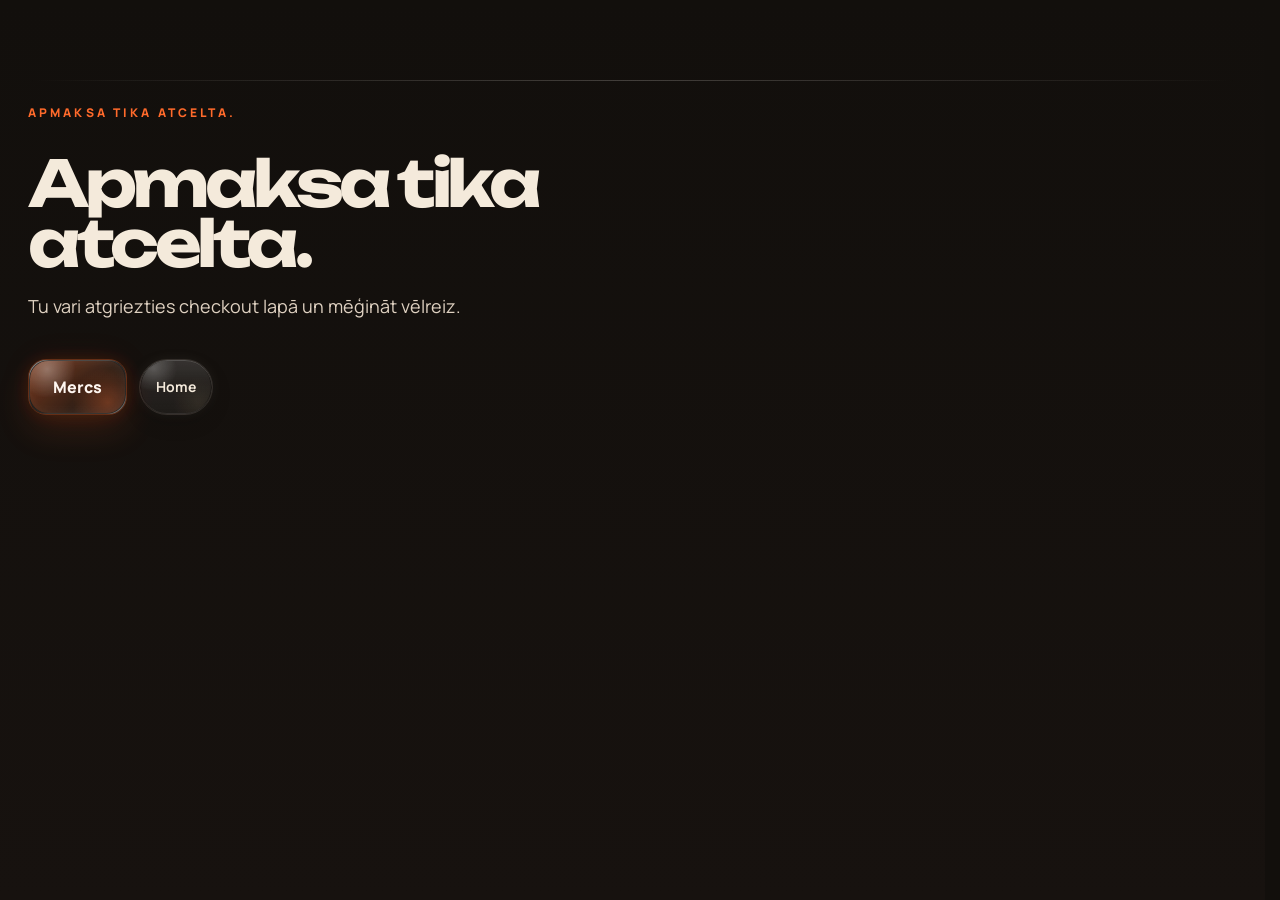
<file: checkout-cancel.html>
﻿<!DOCTYPE html>
<html lang="lv" style="background:#120f0c">
<head>
  <meta charset="UTF-8" />
  <meta name="viewport" content="width=device-width, initial-scale=1.0" />
  <title>AlekseyMedia | Cancelled</title>
  <style>
    html, body { color: #f4eadb; background: #120f0c; }
    body { margin: 0; }
  </style>
  <script>
    (function(){
      let lang = 'lv';
      try {
        var nav = performance.getEntriesByType && performance.getEntriesByType('navigation')[0];
        if (nav && nav.type === 'reload') {
          localStorage.removeItem('alekseymedia_lang');
        } else {
          lang = localStorage.getItem('alekseymedia_lang') || 'lv';
        }
      } catch(e) {}
      document.documentElement.lang = lang;
    })();
    if ('scrollRestoration' in history) {
      history.scrollRestoration = 'manual';
    }
  </script>
  <link rel="preconnect" href="https://fonts.googleapis.com">
  <link rel="preconnect" href="https://fonts.gstatic.com" crossorigin>
  <link rel="icon" type="image/png" href="IMAGES/Favicon/favicon-edited-blue-rounded.png" />
  <meta name="store-api-base" content="/api" />
  <link href="https://fonts.googleapis.com/css2?family=Unbounded:wght@300;500;700;800&family=Manrope:wght@400;500;700;800&display=swap" rel="stylesheet">
  <link rel="stylesheet" href="styles.css?v=20260507-01" />
</head>
<body class="preloading merch-page-view">
  <main class="wrap">
    <section class="store-status-shell reveal reveal-up">
      <div class="section-kicker orange" data-store-i18n="cancel_title">Apmaksa tika atcelta.</div>
      <h1 class="section-title" data-store-i18n="cancel_title">Apmaksa tika atcelta.</h1>
      <p class="lead compact" data-store-i18n="cancel_copy">Tu vari atgriezties checkout lapa un meginat velreiz.</p>
      <div class="product-modal-actions store-status-actions">
        <a class="btn primary" href="merch.html" data-skip-loader="true">Mercs</a>
        <a class="pill" href="index.html" data-skip-loader="true">Home</a>
      </div>
    </section>
  </main>

  <script src="script.js?v=20260507-01"></script>
  <script src="storefront.js"></script>
</body>
</html>
</file>
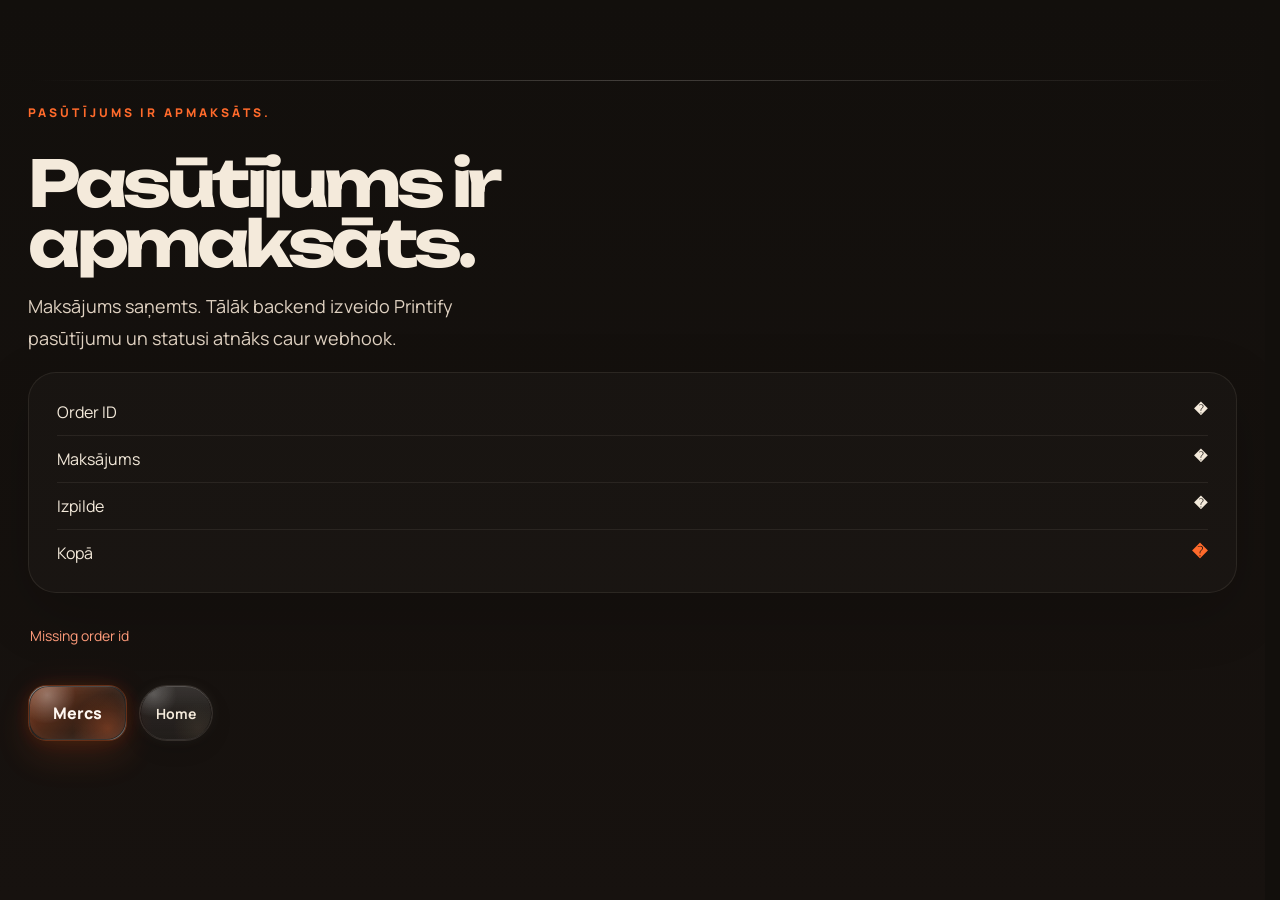
<file: checkout-success.html>
﻿<!DOCTYPE html>
<html lang="lv" style="background:#120f0c">
<head>
  <meta charset="UTF-8" />
  <meta name="viewport" content="width=device-width, initial-scale=1.0" />
  <title>AlekseyMedia | Success</title>
  <style>
    html, body { color: #f4eadb; background: #120f0c; }
    body { margin: 0; }
  </style>
  <script>
    (function(){
      let lang = 'lv';
      try {
        var nav = performance.getEntriesByType && performance.getEntriesByType('navigation')[0];
        if (nav && nav.type === 'reload') {
          localStorage.removeItem('alekseymedia_lang');
        } else {
          lang = localStorage.getItem('alekseymedia_lang') || 'lv';
        }
      } catch(e) {}
      document.documentElement.lang = lang;
    })();
    if ('scrollRestoration' in history) {
      history.scrollRestoration = 'manual';
    }
  </script>
  <link rel="preconnect" href="https://fonts.googleapis.com">
  <link rel="preconnect" href="https://fonts.gstatic.com" crossorigin>
  <link rel="icon" type="image/png" href="IMAGES/Favicon/favicon-edited-blue-rounded.png" />
  <meta name="store-api-base" content="/api" />
  <link href="https://fonts.googleapis.com/css2?family=Unbounded:wght@300;500;700;800&family=Manrope:wght@400;500;700;800&display=swap" rel="stylesheet">
  <link rel="stylesheet" href="styles.css?v=20260507-01" />
</head>
<body class="preloading merch-page-view store-order-status-page">
  <main class="wrap">
    <section class="store-status-shell reveal reveal-up" data-store-order-status-page>
      <div class="section-kicker orange" data-store-i18n="success_title">Pasutijums ir apmaksats.</div>
      <h1 class="section-title" data-store-i18n="success_title">Pasutijums ir apmaksats.</h1>
      <p class="lead compact" data-store-i18n="success_copy">Maksajums sanemts. Talak backend izveido Printify pasutijumu un statusi atnaks caur webhook.</p>

      <div class="store-status-card form-card">
        <div class="store-summary-row">
          <span>Order ID</span>
          <strong id="storeOrderPublicId">�</strong>
        </div>
        <div class="store-summary-row">
          <span data-store-i18n="order_status_payment">Maksajums</span>
          <strong id="storeOrderPaymentValue">�</strong>
        </div>
        <div class="store-summary-row">
          <span data-store-i18n="order_status_fulfillment">Izpilde</span>
          <strong id="storeOrderFulfillmentValue">�</strong>
        </div>
        <div class="store-summary-row is-total">
          <span data-store-i18n="checkout_total">Kopa</span>
          <strong id="storeOrderTotalValue">�</strong>
        </div>
      </div>

      <p class="form-status" id="storeOrderStatus" aria-live="polite"></p>

      <div class="product-modal-actions store-status-actions">
        <a class="btn primary" href="merch.html" data-skip-loader="true">Mercs</a>
        <a class="pill" href="index.html" data-skip-loader="true">Home</a>
      </div>
    </section>
  </main>

  <script src="script.js?v=20260507-01"></script>
  <script src="storefront.js"></script>
</body>
</html>
</file>
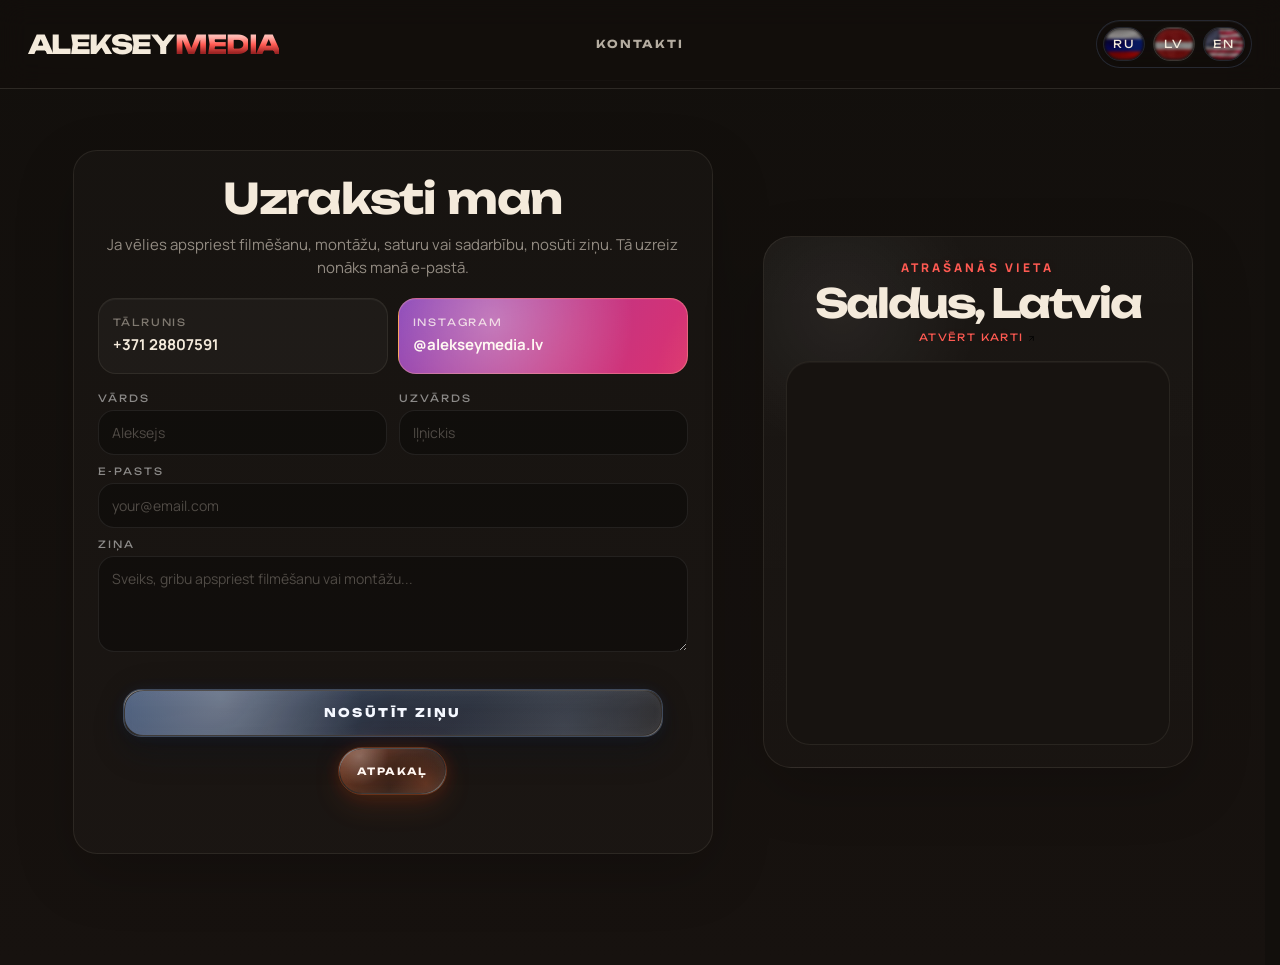
<file: contact.html>
﻿<!DOCTYPE html>
<html lang="lv" style="background:#120f0c">
<head>
  <meta charset="UTF-8" />
  <meta name="viewport" content="width=device-width, initial-scale=1.0" />
  <title>AlekseyMedia | Contact</title>
  <style>
    html, body { color: #f4eadb; background: #120f0c; }
    body { margin: 0; }
  </style>
  <script>
    (function(){
      let lang = 'lv';
      try {
        var nav = performance.getEntriesByType && performance.getEntriesByType('navigation')[0];
        if (nav && nav.type === 'reload') {
          localStorage.removeItem('alekseymedia_lang');
        } else {
          lang = localStorage.getItem('alekseymedia_lang') || 'lv';
        }
      } catch(e) {}
      document.documentElement.lang = lang;
    })();
    if ('scrollRestoration' in history) {
      history.scrollRestoration = 'manual';
    }
  </script>
  <link rel="preconnect" href="https://fonts.googleapis.com">
  <link rel="preconnect" href="https://fonts.gstatic.com" crossorigin>
  <link rel="icon" type="image/png" href="IMAGES/Favicon/favicon-edited-blue-rounded.png" />
  <link href="https://fonts.googleapis.com/css2?family=Unbounded:wght@300;500;700;800&family=Manrope:wght@400;500;700;800&display=swap" rel="stylesheet">
  <link rel="stylesheet" href="styles.css?v=20260507-01" />
</head>
<body class="preloading contact-page-view">

  <header class="topbar">
    <div class="wrap nav">
      <a class="brand" href="index.html" aria-label="ALEKSEYMEDIA" data-brand-nav>
        <span class="brand-white">ALEKSEY</span><span class="brand-green">MEDIA</span>
      </a>

      <div class="nav-center">
        <div class="page-indicator">
          <span class="page-indicator-line"></span>
          <span data-i18n="nav_contact">????????</span>
          <span class="page-indicator-line"></span>
        </div>
      </div>

      <div class="nav-right">
        <div class="lang-switch" aria-label="Language switcher">
          <button class="lang-btn" data-lang="ru">RU</button>
          <button class="lang-btn active" data-lang="lv">LV</button>
          <button class="lang-btn" data-lang="en">EN</button>
        </div>
      </div>

      <button class="pill mobile-menu-toggle" type="button" aria-label="Menu" aria-expanded="false" aria-controls="mobilePageMenu" data-mobile-menu-toggle>
        <span></span>
        <span></span>
        <span></span>
      </button>
    </div>

    <div class="wrap mobile-menu-panel" id="mobilePageMenu" data-mobile-menu hidden>
      <a class="mobile-menu-brand" href="index.html" aria-label="ALEKSEYMEDIA" data-skip-loader="true">
        <span class="brand-white">ALEKSEY</span><span class="brand-green">MEDIA</span>
      </a>

      <div class="mobile-menu-langs" id="mobilePageLangs" data-mobile-lang-panel>
        <div class="lang-switch" aria-label="Language switcher">
          <button class="lang-btn" data-lang="ru">RU</button>
          <button class="lang-btn active" data-lang="lv">LV</button>
          <button class="lang-btn" data-lang="en">EN</button>
        </div>
      </div>
      <nav class="mobile-menu-links" aria-label="Mobile navigation">
        <a class="pill" href="index.html#services" data-i18n="nav_services" data-skip-loader="true">??? ? ??????</a>
        <a class="pill" href="index.html#works" data-i18n="nav_works" data-skip-loader="true">??????</a>
        <a class="pill" href="merch.html" data-i18n="nav_merch" data-skip-loader="true">????</a>
        <a class="pill" href="index.html#contact" data-i18n="nav_contact" data-skip-loader="true">????????</a>
      </nav>
    </div>
  </header>

  <main class="wrap">
    <section class="contact-page-shell reveal reveal-up">
      <div class="contact-layout contact-layout-map">
        <div class="form-wrap">
          <div class="form-box form-card">
            <h1 class="contact-title" data-i18n="contact_title">?????? ???</h1>
            <p class="contact-sub" data-i18n="contact_sub">???? ?????? ???????? ??????, ??????, ??????? ??? ?????????????? � ??????? ?????????, ? ??? ?????? ??? ?? email.</p>
            <div class="contact-meta">
              <a class="contact-meta-item" href="tel:+37128807591">
                <span class="contact-meta-label" data-i18n="contact_phone_label">???????</span>
                <strong>+371 28807591</strong>
              </a>
              <a class="contact-meta-item" href="https://instagram.com/alekseymedia.lv" target="_blank" rel="noreferrer">
                <span class="contact-meta-label" data-i18n="contact_instagram_label">Instagram</span>
                <strong>@alekseymedia.lv</strong>
              </a>
            </div>

            <form action="https://formspree.io/f/mzdkwwde" method="post" data-formspree>
              <input type="hidden" name="_subject" value="New message from ALEKSEYMEDIA website" />
              <div class="row">
                <div class="field">
                  <label data-i18n="form_first_name">First name</label>
                  <input type="text" name="first_name" autocomplete="given-name" data-i18n-placeholder="ph_first_name" placeholder="Aleksejs" required />
                </div>
                <div class="field">
                  <label data-i18n="form_last_name">Last name</label>
                  <input type="text" name="last_name" autocomplete="family-name" data-i18n-placeholder="ph_last_name" placeholder="Ilnickis" required />
                </div>
              </div>

              <div class="field">
                <label data-i18n="form_email">Email</label>
                <input type="email" name="email" autocomplete="email" data-i18n-placeholder="ph_email" placeholder="your@email.com" required />
              </div>

              <div class="field">
                <label data-i18n="form_message">Message</label>
                <textarea name="message" data-i18n-placeholder="ph_message" placeholder="Hi Aleksejs..." required></textarea>
              </div>

              <div class="contact-form-actions">
                <button class="submit" type="submit" data-i18n="contact_submit">????????? ????????? ?</button>
                <a class="pill contact-back-btn" href="index.html" data-i18n="contact_back" data-skip-loader="true">? ?????</a>
              </div>
              <p class="form-status" data-form-status aria-live="polite"></p>
            </form>
          </div>
        </div>

        <aside class="contact-map-wrap">
          <div class="contact-map-card is-loading" data-contact-map-card>
            <div class="contact-map-head">
              <div class="section-kicker orange" data-i18n="contact_location_label">???????</div>
              <h2 class="contact-map-title" data-i18n="contact_map_title">Saldus, Latvia</h2>
              <a class="contact-map-link" href="https://www.google.com/maps/search/?api=1&query=Saldus%2C%20Latvia" target="_blank" rel="noreferrer" data-i18n="contact_map_link">??????? ????? ?</a>
            </div>
            <div class="contact-map-frame" data-contact-map-frame>
              <iframe
                data-contact-map-embed
                title="Saldus map"
                loading="lazy"
                referrerpolicy="no-referrer-when-downgrade"
                src="https://maps.google.com/maps?q=Saldus%2C%20Latvia&z=13&output=embed">
              </iframe>
            </div>
          </div>
        </aside>
      </div>
    </section>

    <div class="footer-note reveal reveal-fade">
      <span class="footer-note-item" data-i18n="footer_copyright">� 2026 Aleksejs Ilnickis</span>
      <span class="footer-note-center">
        <span class="footer-brand-lock">ALEKSEY<span class="footer-green">MEDIA</span></span>
        <span class="footer-legal" data-i18n="footer_protected">Protected by copyright</span>
        <span class="footer-owner" data-i18n="footer_copyright">� 2026 Aleksejs Ilnickis</span>
      </span>
      <span class="footer-note-item" data-i18n="footer_rights">All rights reserved</span>
    </div>
  </main>

  <script src="script.js?v=20260507-01"></script>
</body>
</html>
</file>
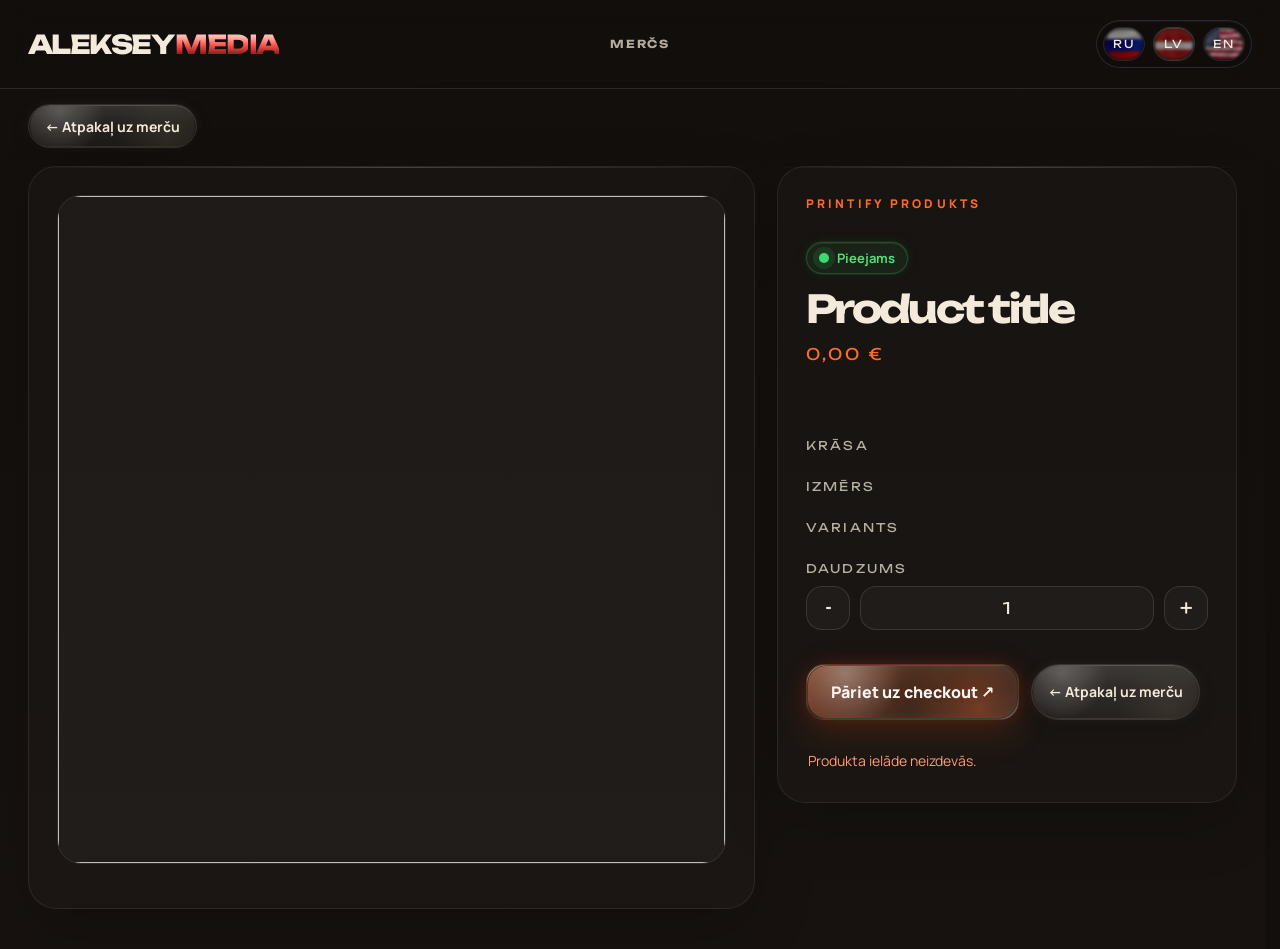
<file: product.html>
﻿<!DOCTYPE html>
<html lang="lv" style="background:#120f0c">
<head>
  <meta charset="UTF-8" />
  <meta name="viewport" content="width=device-width, initial-scale=1.0" />
  <title>AlekseyMedia | Product</title>
  <style>
    html, body { color: #f4eadb; background: #120f0c; }
    body { margin: 0; }
  </style>
  <script>
    (function(){
      let lang = 'lv';
      try {
        var nav = performance.getEntriesByType && performance.getEntriesByType('navigation')[0];
        if (nav && nav.type === 'reload') {
          localStorage.removeItem('alekseymedia_lang');
        } else {
          lang = localStorage.getItem('alekseymedia_lang') || 'lv';
        }
      } catch(e) {}
      document.documentElement.lang = lang;
    })();
    if ('scrollRestoration' in history) {
      history.scrollRestoration = 'manual';
    }
  </script>
  <link rel="preconnect" href="https://fonts.googleapis.com">
  <link rel="preconnect" href="https://fonts.gstatic.com" crossorigin>
  <link rel="icon" type="image/png" href="IMAGES/Favicon/favicon-edited-blue-rounded.png" />
  <meta name="store-api-base" content="/api" />
  <link href="https://fonts.googleapis.com/css2?family=Unbounded:wght@300;500;700;800&family=Manrope:wght@400;500;700;800&display=swap" rel="stylesheet">
  <link rel="stylesheet" href="styles.css?v=20260507-01" />
</head>
<body class="preloading merch-page-view store-product-page-view">
  <header class="topbar">
    <div class="wrap nav">
      <a class="brand" href="index.html" aria-label="ALEKSEYMEDIA" data-brand-nav>
        <span class="brand-white">ALEKSEY</span><span class="brand-green">MEDIA</span>
      </a>

      <div class="nav-center">
        <div class="page-indicator">
          <span class="page-indicator-line"></span>
          <span data-i18n="nav_merch">Mercs</span>
          <span class="page-indicator-line"></span>
        </div>
      </div>

      <div class="nav-right">
        <div class="lang-switch" aria-label="Language switcher">
          <button class="lang-btn" data-lang="ru">RU</button>
          <button class="lang-btn active" data-lang="lv">LV</button>
          <button class="lang-btn" data-lang="en">EN</button>
        </div>
      </div>

      <button class="pill mobile-menu-toggle" type="button" aria-label="Menu" aria-expanded="false" aria-controls="mobilePageMenu" data-mobile-menu-toggle>
        <span></span>
        <span></span>
        <span></span>
      </button>
    </div>

    <div class="wrap mobile-menu-panel" id="mobilePageMenu" data-mobile-menu hidden>
      <a class="mobile-menu-brand" href="index.html" aria-label="ALEKSEYMEDIA" data-skip-loader="true">
        <span class="brand-white">ALEKSEY</span><span class="brand-green">MEDIA</span>
      </a>
      <div class="mobile-menu-langs" id="mobilePageLangs" data-mobile-lang-panel>
        <div class="lang-switch" aria-label="Language switcher">
          <button class="lang-btn" data-lang="ru">RU</button>
          <button class="lang-btn active" data-lang="lv">LV</button>
          <button class="lang-btn" data-lang="en">EN</button>
        </div>
      </div>
      <nav class="mobile-menu-links" aria-label="Mobile navigation">
        <a class="pill" href="index.html#services" data-i18n="nav_services" data-skip-loader="true">Ko es daru?</a>
        <a class="pill" href="index.html#works" data-i18n="nav_works" data-skip-loader="true">Darbi</a>
        <a class="pill" href="merch.html" data-i18n="nav_merch" data-skip-loader="true">Mercs</a>
        <a class="pill" href="index.html#contact" data-i18n="nav_contact" data-skip-loader="true">Kontakti</a>
      </nav>
    </div>
  </header>

  <main class="wrap">
    <section class="store-product-shell reveal reveal-up" data-store-product-page>
      <div class="store-page-back">
        <a class="pill" href="merch.html" data-skip-loader="true" data-store-i18n="product_back">← Atpakaļ uz merču</a>
      </div>

      <div class="store-product-layout">
        <section class="form-card store-product-gallery-panel">
          <img class="store-product-main-image" id="storeProductMainImage" alt="" />
          <div class="store-thumb-row" id="storeProductThumbs"></div>
        </section>

        <section class="form-card store-product-detail-panel">
          <div class="section-kicker orange" data-store-i18n="product_kicker">Printify produkts</div>
          <div class="availability-badge" id="storeProductBadge">Pieejams</div>
          <h1 class="section-title store-product-title" id="storeProductTitle">Product title</h1>
          <div class="store-product-price" id="storeProductPrice">0,00 €</div>
          <div class="store-product-variant-meta" id="storeProductVariantMeta"></div>
          <p class="contact-sub" id="storeProductDescription"></p>

          <div class="store-option-group" id="storeColorGroup" hidden>
            <div class="store-option-head">
              <span data-store-i18n="product_color">Krasa</span>
            </div>
            <div class="store-choice-grid" id="storeColorChoices"></div>
          </div>

          <div class="store-option-group" id="storeSizeGroup" hidden>
            <div class="store-option-head">
              <span data-store-i18n="product_size">Izmers</span>
            </div>
            <div class="store-choice-grid" id="storeSizeChoices"></div>
          </div>

          <div class="store-option-group" id="storeVariantGroup" hidden>
            <div class="store-option-head">
              <span data-store-i18n="product_variant">Variants</span>
            </div>
            <div class="store-choice-grid" id="storeVariantChoices"></div>
          </div>

          <div class="store-option-group">
            <div class="store-option-head">
              <span data-store-i18n="product_quantity">Daudzums</span>
            </div>
            <div class="store-qty-box">
              <button class="store-qty-btn" id="storeQtyDecrease" type="button">-</button>
              <div class="store-qty-value" id="storeQtyValue">1</div>
              <button class="store-qty-btn" id="storeQtyIncrease" type="button">+</button>
            </div>
          </div>

          <div class="product-modal-actions store-product-actions">
            <a class="btn primary" id="storeCheckoutLink" href="checkout.html" data-skip-loader="true" data-store-i18n="product_checkout">Pāriet uz checkout ↗</a>
            <a class="pill" href="merch.html" data-skip-loader="true" data-store-i18n="product_back">← Atpakaļ uz merču</a>
          </div>

          <p class="form-status" id="storeProductStatus" aria-live="polite"></p>
        </section>
      </div>
    </section>
  </main>

  <script src="script.js?v=20260507-01"></script>
  <script src="storefront.js"></script>
</body>
</html>
</file>
<file: styles.css>
﻿:root{
  --bg:#120f0c;
  --paper:#f4eadb;
  --accent:#ff6a2b;
  --accent-2:#e2c38a;
  --titanium:#3a0f12;
  --titanium-mid:#a12626;
  --titanium-soft:#ff5a52;
  --muted:#b7aa99;
  --panel:#1b1713;
  --line:rgba(244,234,219,.12);
  --glass-shadow:
    0 0 6px rgba(0,0,0,.03),
    0 10px 24px rgba(0,0,0,.18),
    inset 3px 3px .5px -3px rgba(255,255,255,.28),
    inset -3px -3px .5px -3px rgba(255,255,255,.24),
    inset 1px 1px 1px -.5px rgba(255,255,255,.2),
    inset -1px -1px 1px -.5px rgba(255,255,255,.12),
    inset 0 0 8px 2px rgba(255,255,255,.05),
    0 0 16px rgba(255,255,255,.04);
}
*{box-sizing:border-box}
html{scroll-behavior:auto; scrollbar-gutter:stable; background:#0a0810;}
body{
  margin:0;
  min-height:100vh;
  min-height:100svh;
  background: linear-gradient(180deg, #120f0c 0%, #17120f 100%);
  color:var(--paper);
  font-family:"Manrope", system-ui, sans-serif;
  overflow-x:hidden;
}
@media (max-width: 980px) {
  body {
    background:
      radial-gradient(ellipse 120% 100% at 0% 50%, rgba(70, 70, 75, 0.22), transparent 50%),
      radial-gradient(ellipse 100% 80% at 100% 20%, rgba(60, 60, 65, 0.18), transparent 45%),
      radial-gradient(ellipse 80% 60% at 70% 70%, rgba(50, 50, 55, 0.10), transparent 50%),
      radial-gradient(ellipse 60% 100% at 20% 100%, rgba(80, 80, 85, 0.09), transparent 40%),
      linear-gradient(180deg, #0a0a0c 0%, #0e0e10 40%, #08080a 70%, #050506 100%);
  }

  body.merch-page-view,
  body.order-page-view,
  body.order-delivery-view,
  body.order-payment-view,
  body.store-checkout-page-view,
  body.store-product-page-view,
  body.store-order-status-page {
    background:
      radial-gradient(ellipse 160% 100% at 50% 110%, rgba(63, 216, 111, 0.22), transparent 50%),
      radial-gradient(ellipse 140% 90% at 20% -5%, rgba(70, 210, 111, 0.12), transparent 55%),
      radial-gradient(ellipse 120% 80% at 85% 30%, rgba(50, 180, 100, 0.10), transparent 45%),
      linear-gradient(175deg, #080c10 0%, #0a1012 40%, #060a0e 70%, #030508 100%);
  }
}
#ethereal-bg{
  position:fixed;
  inset:0;
  overflow:hidden;
  pointer-events:none;
  z-index:0;
  opacity:1;
  background:transparent;
}
.ethereal-bg-layer,
.ethereal-bg-noise{
  position:absolute;
  inset:0;
}
.ethereal-bg-layer{
  inset:-82px;
  background-color:rgba(122,122,122,.92);
  -webkit-mask-image:url('https://framerusercontent.com/images/ceBGguIpUU8luwByxuQz79t7To.png');
  mask-image:url('https://framerusercontent.com/images/ceBGguIpUU8luwByxuQz79t7To.png');
  -webkit-mask-size:cover;
  mask-size:cover;
  -webkit-mask-repeat:no-repeat;
  mask-repeat:no-repeat;
  -webkit-mask-position:center;
  mask-position:center;
  filter:url(#etherealShadowFilter);
  transform:scale(1.08) translate3d(0, 0, 0);
  transform-origin:center;
  opacity:1;
  animation:etherealLayerDrift 9s ease-in-out infinite alternate;
}
.ethereal-bg-noise{
  background-image:url("https://framerusercontent.com/images/g0QcWrxr87K0ufOxIUFBakwYA8.png");
  background-size:200px 200px;
  background-repeat:repeat;
  opacity:.18;
  animation:etherealNoiseDrift 6s linear infinite;
}
#mobile-ethereal-bg{position:fixed;inset:0;overflow:hidden;pointer-events:none;z-index:0;opacity:0;transition:opacity .6s ease;display:none}
body.mobile-bg-ready #mobile-ethereal-bg{display:block;opacity:1}
body.shader-bg-ready #mobile-ethereal-bg{display:none;opacity:0}
.mobile-blob{position:absolute;border-radius:50%;filter:blur(70px);opacity:.55;will-change:transform}
.mobile-blob-1{width:320px;height:320px;background:radial-gradient(circle,rgba(90,90,95,.45),transparent 70%);top:-10%;left:-10%;animation:mobileBlobDrift1 12s ease-in-out infinite alternate}
.mobile-blob-2{width:280px;height:280px;background:radial-gradient(circle,rgba(70,70,75,.35),transparent 70%);top:30%;right:-15%;animation:mobileBlobDrift2 14s ease-in-out infinite alternate}
.mobile-blob-3{width:360px;height:360px;background:radial-gradient(circle,rgba(100,100,105,.30),transparent 70%);bottom:-5%;left:20%;animation:mobileBlobDrift3 16s ease-in-out infinite alternate}
.mobile-blob-4{width:240px;height:240px;background:radial-gradient(circle,rgba(60,60,65,.25),transparent 70%);top:60%;left:-5%;animation:mobileBlobDrift4 10s ease-in-out infinite alternate}
@keyframes mobileBlobDrift1{0%{transform:translate3d(0,0,0) scale(1)}100%{transform:translate3d(40px,30px,0) scale(1.15)}}
@keyframes mobileBlobDrift2{0%{transform:translate3d(0,0,0) scale(1)}100%{transform:translate3d(-30px,40px,0) scale(1.1)}}
@keyframes mobileBlobDrift3{0%{transform:translate3d(0,0,0) scale(1)}100%{transform:translate3d(20px,-30px,0) scale(1.2)}}
@keyframes mobileBlobDrift4{0%{transform:translate3d(0,0,0) scale(1)}100%{transform:translate3d(-20px,-20px,0) scale(1.1)}}
.mobile-bg-noise{position:absolute;inset:0;background-image:url("https://framerusercontent.com/images/g0QcWrxr87K0ufOxIUFBakwYA8.png");background-size:200px 200px;background-repeat:repeat;opacity:.12;animation:mobileNoiseDrift 6s linear infinite}
@keyframes mobileNoiseDrift{0%{transform:translate3d(0,0,0)}100%{transform:translate3d(24px,18px,0)}}
.arrow-up-right::after,.work-gallery-hint::after,.works-detail-action-link.is-gallery::after,.gallery-desktop-instagram-btn::after,.works-archive-instagram-btn::after,.contact-map-link::after,.works-detail-action-link.is-instagram::after{content:'';display:inline-block;width:.9em;height:.9em;margin-left:.35em;background-image:url("data:image/svg+xml,%3Csvg xmlns='http://www.w3.org/2000/svg' width='14' height='14' viewBox='0 0 24 24' fill='none' stroke='currentColor' stroke-width='2.5' stroke-linecap='round' stroke-linejoin='round'%3E%3Cline x1='7' y1='17' x2='17' y2='7'/%3E%3Cpolyline points='7 7 17 7 17 17'/%3E%3C/svg%3E");background-size:contain;background-repeat:no-repeat;vertical-align:middle;opacity:.8}
@keyframes etherealLayerDrift{
  0%{transform:scale(1.08) translate3d(-1.5%, -1%, 0)}
  50%{transform:scale(1.12) translate3d(1.5%, .8%, 0)}
  100%{transform:scale(1.1) translate3d(-.8%, 1.2%, 0)}
}
@keyframes etherealNoiseDrift{
  0%{transform:translate3d(0,0,0)}
  100%{transform:translate3d(24px, 18px, 0)}
}
body::before{
  content:"";
  position:fixed;
  inset:0;
  pointer-events:none;
  opacity:0;
  background-image:
    linear-gradient(rgba(255,255,255,.09) 1px, transparent 1px),
    linear-gradient(90deg, rgba(255,255,255,.09) 1px, transparent 1px);
  background-size:32px 32px;
  mask-image:linear-gradient(to bottom, rgba(0,0,0,.9), rgba(0,0,0,.2));
}
body::after{
  content:"";
  position:fixed;
  inset:0;
  pointer-events:none;
  opacity:0;
  z-index:9998;
  background:
    radial-gradient(circle at 50% 18%, rgba(255,255,255,.03), transparent 28%),
    linear-gradient(180deg, rgba(18,15,12,.08), rgba(18,15,12,.38) 40%, rgba(18,15,12,.82));
  transition:opacity .42s cubic-bezier(.22,1,.36,1);
}
body.mobile-menu-open{overflow:hidden}
body.brand-navigating main,
body.brand-navigating .topbar{
  opacity:0;
  visibility:hidden;
  transition:opacity .2s ease, visibility .2s ease;
}
body.brand-navigating .mobile-menu-panel,
body.brand-navigating .mobile-menu-toggle{
  opacity:0 !important;
  visibility:hidden !important;
  transition:none !important;
}
body.preloading main,
body.preloading .topbar{
  opacity:0;
  visibility:hidden;
}
html.skip-loader body.preloading{
  overflow-x:hidden;
  overflow-y:auto;
}
html.skip-loader body.preloading main,
html.skip-loader body.preloading .topbar{
  opacity:1;
  visibility:visible;
}
html.skip-loader .page-loader{display:none}
html.skip-page-animations .topbar,
html.skip-page-animations main,
html.skip-page-animations .reveal,
html.skip-page-animations .reveal.reveal-in{
  transition:none !important;
}
html.skip-page-animations .brand-animated .brand-letter,
html.skip-page-animations .scroll-letter-char{
  opacity:1;
  transform:none;
  filter:none;
  animation:none !important;
}
.topbar, main{
  transition: opacity .6s ease, visibility .6s ease;
}
body.site-ready .topbar,
body.site-ready main{
  opacity:1;
  visibility:visible;
}

body.order-page-view.preloading .topbar,
body.order-page-view.preloading main{
  opacity:1;
  visibility:visible;
  transform:none;
  filter:none;
}
section{
  position:relative;
}
section::before{
  content:"";
  position:absolute;
  top:0;
  left:0;
  right:0;
  height:1px;
  background:linear-gradient(90deg, transparent, rgba(214,208,201,.06) 8%, rgba(178,172,166,.3) 50%, rgba(214,208,201,.06) 92%, transparent);
}
section.hero::before{
  display:none;
}
body.page-exit{overflow:hidden}
body.page-exit::after{opacity:1}
body.page-exit .topbar,
body.page-exit main{
  opacity:0;
  visibility:hidden;
  transform:translateY(16px) scale(.992);
  filter:blur(8px);
}
.wrap{
  width:100%;
  max-width:1680px;
  margin:0 auto;
  padding:0 28px;
}
.topbar{
  position:sticky;
  top:0;
  z-index:50;
  backdrop-filter: blur(14px);
  background:rgba(18,15,12,.72);
  border-bottom:1px solid var(--line);
}
.nav{
  min-height:88px;
  display:grid;
  grid-template-columns:1fr auto 1fr;
  align-items:center;
  gap:20px;
}
.brand{
  text-decoration:none;
  font-family:"Unbounded", sans-serif;
  font-size:26px;
  font-weight:800;
  letter-spacing:-.06em;
  display:flex;
  align-items:center;
  gap:2px;
  flex-wrap:nowrap;
  position:relative;
  isolation:isolate;
  -webkit-tap-highlight-color:transparent;
}
.mobile-menu-brand{-webkit-tap-highlight-color:transparent}
.brand-white{color:var(--paper)}
.brand-green{color:var(--accent-2)}
.brand-animated .brand-word{
  display:inline-flex;
  white-space:nowrap;
  flex:0 0 auto;
}
.brand-animated .brand-letter{
  display:inline-block;
  opacity:0;
  transform:translate3d(-.9em, 0, 0);
  filter:blur(12px);
  will-change:transform, opacity, filter;
}
body.site-ready .brand-animated .brand-letter{
  animation:brandLetterReveal 1.08s cubic-bezier(.22,1,.36,1) forwards;
  animation-delay:var(--brand-letter-delay, 0ms);
}
@keyframes brandLetterReveal{
  from{
    opacity:0;
    transform:translate3d(-.9em, 0, 0);
    filter:blur(12px);
  }
  to{
    opacity:1;
    transform:translate3d(0, 0, 0);
    filter:blur(0);
  }
}
.nav-center,.nav-right{
  display:flex;
  align-items:center;
  flex-wrap:wrap;
  gap:12px;
}
.nav-center{justify-content:center}
.nav-right{justify-content:flex-end}
.mobile-menu-toggle,
.mobile-menu-panel{
  display:none;
}
.home-page-view .mobile-menu-toggle,
.home-page-view .mobile-menu-panel,
.merch-page-view .mobile-menu-toggle,
.merch-page-view .mobile-menu-panel,
.order-page-view .mobile-menu-toggle,
.order-page-view .mobile-menu-panel,
.contact-page-view .mobile-menu-toggle,
.contact-page-view .mobile-menu-panel{
  display:none !important;
}
.mobile-menu-toggle{
  min-width:46px;
  width:46px;
  padding:0;
  margin-left:auto;
  flex-direction:column;
  gap:5px;
  border-radius:16px;
}
.mobile-menu-toggle span{
  width:18px;
  height:2px;
  border-radius:999px;
  background:currentColor;
  transition:transform .22s ease, opacity .22s ease;
}
body.mobile-menu-open .mobile-menu-toggle span:nth-child(1){transform:translateY(7px) rotate(45deg)}
body.mobile-menu-open .mobile-menu-toggle span:nth-child(2){opacity:0}
body.mobile-menu-open .mobile-menu-toggle span:nth-child(3){transform:translateY(-7px) rotate(-45deg)}
body.mobile-menu-open .mobile-menu-toggle{
  display:none !important;
  opacity:0;
  pointer-events:none;
}
.mobile-menu-panel{
  gap:14px;
  justify-items:center;
  align-content:start;
  padding:86px 16px 28px;
  position:fixed;
  inset:0;
  z-index:2005;
  overflow:auto;
  background:rgba(8,6,5,.98);
}
.mobile-menu-brand{
  width:min(100%, 360px);
  display:flex;
  align-items:center;
  justify-content:center;
  gap:2px;
  text-decoration:none;
  font-family:"Unbounded", sans-serif;
  font-size:24px;
  font-weight:800;
  letter-spacing:-.06em;
  position:relative;
  isolation:isolate;
  flex-wrap:nowrap;
  padding:0 0 18px;
}

@media (prefers-reduced-motion: reduce){
  .brand-animated .brand-letter{
    opacity:1;
    transform:none;
    filter:none;
    animation:none !important;
  }
  .scroll-letter-char{
    opacity:1;
    transform:none;
    filter:none;
    animation:none !important;
  }
  .work{
    opacity:1;
    transition:none;
  }
  .loader-brand .loader-letter{
    opacity:1;
    transform:none;
    filter:none;
    animation:none !important;
  }
  .work-gallery-cover,
  .work-gallery-cover-next{
    animation:none !important;
    transform:none;
  }
}
.mobile-menu-langs{
  display:grid;
  gap:8px;
  position:absolute;
  top:18px;
  right:16px;
  width:auto;
}
.mobile-menu-langs .lang-switch{
  width:auto;
  justify-content:center;
}
.mobile-menu-links{
  display:grid;
  gap:10px;
  width:min(100%, 360px);
}
.mobile-menu-links .pill{
  width:100%;
  min-height:48px;
  justify-content:center;
}
/* Liquid glass treatment shared by links and buttons. */
.pill,
.lang-btn,
.btn,
.submit{
  --liquid-stroke:rgba(244,234,219,.14);
  --liquid-text:var(--paper);
  --liquid-glow:rgba(255,255,255,.06);
  --liquid-glow-strong:rgba(255,255,255,.12);
  --liquid-overlay:
    radial-gradient(circle at 18% 16%, rgba(255,255,255,.24), transparent 34%),
    radial-gradient(circle at 82% 80%, rgba(226,195,138,.08), transparent 38%),
    linear-gradient(180deg, rgba(255,255,255,.12), rgba(255,255,255,.02));
  display:inline-flex;
  align-items:center;
  justify-content:center;
  gap:10px;
  position:relative;
  z-index:0;
  overflow:hidden;
  isolation:isolate;
  border:1px solid var(--liquid-stroke);
  background:transparent;
  color:var(--liquid-text);
  text-decoration:none;
  cursor:pointer;
  box-shadow:
    var(--glass-shadow),
    0 0 16px var(--liquid-glow),
    0 0 34px rgba(255,255,255,.03);
  backdrop-filter:blur(18px) saturate(160%);
  -webkit-backdrop-filter:blur(18px) saturate(160%);
  transform:translateZ(0);
  transition:
    transform .3s cubic-bezier(.2,.8,.2,1),
    border-color .3s ease,
    box-shadow .3s ease,
    color .3s ease,
    filter .3s ease;
  -webkit-tap-highlight-color:transparent;
}
.pill::before,
.lang-btn::before,
.btn::before,
.submit::before,
.pill::after,
.lang-btn::after,
.btn::after,
.submit::after{
  content:"";
  position:absolute;
  border-radius:inherit;
  pointer-events:none;
}
.pill::before,
.lang-btn::before,
.btn::before,
.submit::before{
  inset:0;
  z-index:-2;
  background:linear-gradient(180deg, rgba(255,255,255,.06), rgba(255,255,255,.02) 42%, rgba(255,255,255,.04));
  box-shadow:inset 0 1px 0 rgba(255,255,255,.08), inset 0 -1px 0 rgba(255,255,255,.04);
}
.pill::after,
.lang-btn::after,
.btn::after,
.submit::after{
  inset:1px;
  z-index:-1;
  opacity:.96;
  background:var(--liquid-overlay);
}
.pill:hover,
.lang-btn:hover,
.btn:hover,
.submit:hover{
  transform:translateY(-2px) scale(1.04);
  border-color:rgba(244,234,219,.3);
  box-shadow:
    0 18px 34px rgba(0,0,0,.2),
    0 0 8px rgba(0,0,0,.04),
    inset 3px 3px .5px -3px rgba(255,255,255,.32),
    inset -3px -3px .5px -3px rgba(255,255,255,.28),
    inset 1px 1px 1px -.5px rgba(255,255,255,.24),
    inset -1px -1px 1px -.5px rgba(255,255,255,.16),
    inset 0 0 10px 2px rgba(255,255,255,.08),
    0 0 18px var(--liquid-glow-strong),
    0 0 36px var(--liquid-glow);
}
.pill:active,
.lang-btn:active,
.btn:active,
.submit:active{
  transform:translateY(1px) scale(.98);
  filter:brightness(.96);
}
.pill:focus-visible,
.lang-btn:focus-visible,
.btn:focus-visible,
.submit:focus-visible{
  outline:none;
  box-shadow:
    0 0 0 3px rgba(226,195,138,.14),
    var(--glass-shadow),
    0 0 20px var(--liquid-glow-strong),
    0 0 40px var(--liquid-glow);
}
.pill{
  --liquid-stroke:rgba(244,234,219,.14);
  --liquid-text:var(--paper);
  --liquid-glow:rgba(244,234,219,.06);
  --liquid-glow-strong:rgba(244,234,219,.12);
  --liquid-overlay:
    radial-gradient(circle at 18% 14%, rgba(255,255,255,.22), transparent 32%),
    radial-gradient(circle at 82% 80%, rgba(226,195,138,.08), transparent 36%),
    linear-gradient(180deg, rgba(255,255,255,.1), rgba(255,255,255,.02));
  min-height:44px;
  padding:0 16px;
  border-radius:999px;
  color:var(--liquid-text);
  font-size:14px;
  font-weight:700;
  box-shadow:
    0 8px 20px rgba(0,0,0,.14),
    inset 0 1px 0 rgba(255,255,255,.16),
    inset 0 -1px 0 rgba(255,255,255,.06),
    0 0 14px var(--liquid-glow);
}
.pill:hover{transform:none}
.pill:active{transform:none}
@keyframes pillGreenPulse{
  0%,100%{box-shadow:0 8px 20px rgba(0,0,0,.14), inset 0 1px 0 rgba(255,255,255,.16), inset 0 -1px 0 rgba(255,255,255,.06), 0 0 14px var(--liquid-glow)}
  50%{box-shadow:0 8px 24px rgba(0,0,0,.18), inset 0 1px 0 rgba(70,210,111,.35), inset 0 -1px 0 rgba(70,210,111,.12), 0 0 28px rgba(70,210,111,.28)}
}
.pill.is-green-pulse{
  animation:pillGreenPulse .6s ease-in-out;
}
.pill.ghost{
  --liquid-stroke:rgba(255,255,255,.26);
  --liquid-text:#fff;
  --liquid-glow:rgba(255,255,255,.1);
  --liquid-glow-strong:rgba(255,255,255,.18);
  --liquid-overlay:
    radial-gradient(circle at 18% 16%, rgba(255,255,255,.34), transparent 32%),
    radial-gradient(circle at 82% 80%, rgba(255,255,255,.14), transparent 38%),
    linear-gradient(180deg, rgba(255,255,255,.2), rgba(255,255,255,.08));
}
.lang-switch{
  display:flex;
  align-items:center;
  gap:8px;
  padding:6px;
  border:1px solid rgba(244,234,219,.08);
  border-radius:999px;
  background:rgba(255,255,255,.03);
  box-shadow:inset 0 1px 0 rgba(255,255,255,.06);
  backdrop-filter:blur(16px);
  -webkit-backdrop-filter:blur(16px);
  overflow:hidden;
}
.lang-btn{
  --liquid-stroke:rgba(244,234,219,.12);
  --liquid-text:var(--paper);
  --liquid-glow:rgba(244,234,219,.05);
  --liquid-glow-strong:rgba(244,234,219,.1);
  --liquid-overlay:
    radial-gradient(circle at 18% 14%, rgba(255,255,255,.18), transparent 30%),
    radial-gradient(circle at 82% 80%, rgba(255,255,255,.06), transparent 34%),
    linear-gradient(180deg, rgba(255,255,255,.08), rgba(255,255,255,.02));
  appearance:none;
  display:inline-flex;
  align-items:center;
  gap:6px;
  position:relative;
  align-items:center;
  justify-content:center;
  min-width:42px;
  height:34px;
  padding:0;
  border-radius:999px;
  overflow:hidden;
  font-family:"Unbounded", sans-serif;
  font-size:11px;
  letter-spacing:.14em;
  white-space:nowrap;
  box-shadow:
    0 6px 16px rgba(0,0,0,.12),
    inset 0 1px 0 rgba(255,255,255,.12),
    inset 0 -1px 0 rgba(255,255,255,.04),
    0 0 12px var(--liquid-glow);
}
.lang-btn.active{
  --liquid-stroke:rgba(226,195,138,.46);
  --liquid-text:#24180a;
  --liquid-glow:rgba(226,195,138,.16);
  --liquid-glow-strong:rgba(226,195,138,.26);
  --liquid-overlay:
    radial-gradient(circle at 18% 14%, rgba(255,255,255,.42), transparent 30%),
    radial-gradient(circle at 82% 80%, rgba(255,255,255,.16), transparent 34%),
    linear-gradient(135deg, rgba(226,195,138,.95), rgba(226,195,138,.42));
  box-shadow:
    0 12px 24px rgba(226,195,138,.12),
    0 0 6px rgba(0,0,0,.03),
    inset 3px 3px .5px -3px rgba(255,255,255,.6),
    inset -3px -3px .5px -3px rgba(255,255,255,.25),
    inset 1px 1px 1px -.5px rgba(255,255,255,.35),
    inset -1px -1px 1px -.5px rgba(255,255,255,.18),
    0 0 18px var(--liquid-glow),
    0 0 34px rgba(226,195,138,.08);
}
.lang-btn.is-language-pop{
  animation:languageButtonPop .32s cubic-bezier(.22,1,.36,1);
}
.lang-btn:hover{transform:translateY(-1px) scale(1.03)}
.btn.primary:hover,
.submit:hover{
  border-color:rgba(255,106,43,.48);
}
.lang-btn.active:hover{
  border-color:rgba(226,195,138,.56);
}
.hero{
  padding:52px 0 24px;
  position:relative;
}
.hero-stage{
  min-height:calc(100svh - 80px);
  display:flex;
  flex-direction:column;
  justify-content:flex-end;
}
.hero-grid{
  display:grid;
  grid-template-columns:1.15fr .85fr;
  gap:28px;
  align-items:end;
  width:100%;
}
.hero-copy-col{
  transform:translateY(-76px);
}
.eyebrow{
  display:inline-block;
  padding:8px 12px;
  border:1px solid var(--line);
  border-radius:999px;
  color:var(--muted);
  font-size:12px;
  font-weight:800;
  text-transform:uppercase;
  letter-spacing:.2em;
  margin-bottom:18px;
}
h1{
  margin:0;
  font-family:"Unbounded", sans-serif;
  font-size:clamp(42px, 6.8vw, 88px);
  line-height:.92;
  letter-spacing:-.065em;
  max-width:760px;
}
.accent{
  background:linear-gradient(180deg, #ffe6e1 0%, var(--titanium-soft) 34%, var(--titanium-mid) 68%, #5c1416 100%);
  -webkit-background-clip:text;
  background-clip:text;
  color:transparent;
  display:block;
  transform:translateX(9%);
}
.hero-copy{
  margin-top:26px;
  max-width:590px;
  font-size:18px;
  line-height:1.7;
  color:#e4d8c8;
}
.hero-actions{
  display:flex;
  gap:14px;
  flex-wrap:wrap;
  margin-top:34px;
}
.btn{
  --liquid-stroke:rgba(244,234,219,.18);
  --liquid-text:var(--paper);
  --liquid-glow:rgba(244,234,219,.07);
  --liquid-glow-strong:rgba(244,234,219,.14);
  --liquid-overlay:
    radial-gradient(circle at 16% 14%, rgba(255,255,255,.26), transparent 32%),
    radial-gradient(circle at 84% 84%, rgba(255,255,255,.08), transparent 38%),
    linear-gradient(180deg, rgba(255,255,255,.14), rgba(255,255,255,.03));
  display:inline-flex;
  align-items:center;
  justify-content:center;
  gap:10px;
  min-height:56px;
  padding:0 24px;
  text-decoration:none;
  border-radius:18px;
  font-weight:800;
}
.btn:hover{transform:translateY(-3px) scale(1.015)}
.btn.secondary{
  --liquid-stroke:rgba(244,234,219,.18);
  --liquid-text:var(--paper);
  --liquid-glow:rgba(226,195,138,.08);
  --liquid-glow-strong:rgba(226,195,138,.16);
  --liquid-overlay:
    radial-gradient(circle at 16% 14%, rgba(255,255,255,.24), transparent 32%),
    radial-gradient(circle at 84% 84%, rgba(226,195,138,.12), transparent 40%),
    linear-gradient(180deg, rgba(255,255,255,.12), rgba(255,255,255,.04));
  background:none;
  box-shadow:none;
}
.btn.secondary:hover{
  border-color:rgba(226,195,138,.28);
}
.btn.primary,
.submit{
  --liquid-stroke:rgba(255,106,43,.34);
  --liquid-text:#fff7f1;
  --liquid-glow:rgba(255,106,43,.12);
  --liquid-glow-strong:rgba(255,106,43,.22);
  --liquid-overlay:
    radial-gradient(circle at 18% 16%, rgba(255,255,255,.34), transparent 32%),
    radial-gradient(circle at 82% 80%, rgba(255,106,43,.32), transparent 40%),
    linear-gradient(135deg, rgba(255,106,43,.42), rgba(255,106,43,.12) 60%, rgba(255,255,255,.05));
  box-shadow:
    0 16px 34px rgba(255,106,43,.14),
    0 10px 24px rgba(0,0,0,.18),
    inset 3px 3px .5px -3px rgba(255,255,255,.28),
    inset -3px -3px .5px -3px rgba(255,255,255,.24),
    inset 1px 1px 1px -.5px rgba(255,255,255,.2),
    inset -1px -1px 1px -.5px rgba(255,255,255,.12),
    inset 0 0 8px 2px rgba(255,255,255,.05),
    0 0 18px var(--liquid-glow),
    0 0 34px rgba(255,106,43,.07);
}
.hero-card{
  position:relative;
  min-height:560px;
  border-radius:34px;
  overflow:hidden;
  border:1px solid rgba(255,255,255,.08);
  background:
    linear-gradient(180deg, rgba(255,255,255,.06), rgba(255,255,255,.015)),
    radial-gradient(circle at 14% 18%, rgba(255,255,255,.1), transparent 26%),
    linear-gradient(145deg, rgba(255,106,43,.1), rgba(226,195,138,.035) 56%, rgba(18,15,12,.14)),
    linear-gradient(180deg, rgba(35,29,24,.2), rgba(21,17,14,.1));
  box-shadow:
    0 14px 40px rgba(0,0,0,.16),
    inset 0 1px 0 rgba(255,255,255,.1),
    inset 0 -1px 0 rgba(255,255,255,.03),
    0 0 16px rgba(255,255,255,.025);
  backdrop-filter:blur(22px) saturate(135%);
  -webkit-backdrop-filter:blur(22px) saturate(135%);
  padding:26px;
  transform:translateY(-56px);
}
.hero-card::before{
  content:"ALEKSEYMEDIA";
  position:absolute;
  right:-36px;
  top:26px;
  font-family:"Unbounded", sans-serif;
  font-size:58px;
  line-height:.9;
  letter-spacing:-.08em;
  color:rgba(244,234,219,.08);
  transform:rotate(90deg);
  transform-origin:top right;
}
.frame{
  position:absolute;
  inset:18px;
  border-radius:28px;
  border:1px solid rgba(255,255,255,.07);
  overflow:hidden;
  display:flex;
  flex-direction:column;
  justify-content:flex-start;
  gap:22px;
  padding:24px;
  background:
    linear-gradient(180deg, rgba(255,255,255,.07), rgba(255,255,255,.018) 36%, rgba(255,255,255,.03)),
    radial-gradient(circle at 18% 16%, rgba(226,195,138,.09), transparent 24%),
    radial-gradient(circle at 76% 65%, rgba(255,106,43,.12), transparent 26%),
    linear-gradient(180deg, rgba(244,234,219,.018), rgba(244,234,219,.006));
  box-shadow:
    inset 0 1px 0 rgba(255,255,255,.1),
    inset 0 -1px 0 rgba(255,255,255,.025),
    inset 0 0 0 1px rgba(255,255,255,.02);
}
.frame-top{
  display:flex;
  justify-content:space-between;
  align-items:baseline;
  gap:16px;
  font-size:13px;
  line-height:1;
  color:#dfd1c1;
  font-weight:700;
}
.frame-label{
  min-width:0;
}
.frame-year{
  flex:0 0 auto;
}
.big-stamp{
  font-family:"Unbounded", sans-serif;
  font-size:clamp(42px,5vw,64px);
  line-height:.95;
  max-width:7ch;
  letter-spacing:-.08em;
}
.big-stamp span{color:var(--accent-2)}
.big-stamp span{
  background:linear-gradient(180deg, #e3ecfb 0%, var(--titanium-soft) 34%, var(--titanium-mid) 68%, #24406d 100%);
  -webkit-background-clip:text;
  background-clip:text;
  color:transparent;
}
.stats{
  display:grid;
  grid-template-columns:repeat(2,1fr);
  gap:14px;
}
.stat{
  padding:16px;
  border-radius:22px;
  background:
    linear-gradient(180deg, rgba(255,255,255,.06), rgba(255,255,255,.016) 42%, rgba(255,255,255,.028)),
    radial-gradient(circle at 18% 14%, rgba(255,255,255,.06), transparent 28%),
    rgba(255,255,255,.014);
  border:1px solid rgba(255,255,255,.065);
  box-shadow:
    inset 0 1px 0 rgba(255,255,255,.08),
    inset 0 -1px 0 rgba(255,255,255,.025),
    0 8px 20px rgba(0,0,0,.06);
  backdrop-filter:blur(16px) saturate(132%);
  -webkit-backdrop-filter:blur(16px) saturate(132%);
}
.stat strong{
  display:block;
  font-family:"Unbounded", sans-serif;
  font-size:28px;
  margin-bottom:6px;
  letter-spacing:-.06em;
}
.ticker{
  position:relative;
  margin:10px 0 14px;
  border-top:1px solid rgba(142,166,207,.18);
  border-bottom:1px solid rgba(142,166,207,.18);
  overflow:hidden;
  white-space:nowrap;
  background:transparent;
  box-shadow:none;
}
.ticker::before,
.ticker::after{
  content:"";
  position:absolute;
  top:0;
  bottom:0;
  width:56px;
  z-index:1;
  pointer-events:none;
}
.ticker::before{
  left:0;
  background:linear-gradient(90deg, rgba(5,5,5,.82), rgba(5,5,5,0));
}
.ticker::after{
  right:0;
  background:linear-gradient(270deg, rgba(5,5,5,.82), rgba(5,5,5,0));
}
.ticker-track{
  display:inline-block;
  padding:14px 0 12px;
  min-width:200%;
  animation:slide 50s linear infinite;
  font-family:"Unbounded", sans-serif;
  font-size:clamp(12px, .9vw, 16px);
  font-weight:900;
  letter-spacing:.16em;
  line-height:1;
  vertical-align:middle;
  text-transform:uppercase;
  color:#f4eadb;
  text-shadow:none;
}
@keyframes slide{from{transform:translateX(0)}to{transform:translateX(-50%)}}
section{padding:52px 0}
.section-kicker{
  color:var(--accent-2);
  text-transform:uppercase;
  letter-spacing:.26em;
  font-size:12px;
  font-weight:800;
  margin-bottom:14px;
}
.section-kicker.orange{color:var(--accent)}
.section-kicker.white{color:rgba(255,255,255,.78)}
.section-title{
  margin:0;
  font-family:"Unbounded", sans-serif;
  font-size:clamp(34px,5vw,74px);
  letter-spacing:-.07em;
  line-height:.94;
}
.section-title.dark{color:#120f0c}
.scroll-letter-target{
  display:block;
}
.scroll-letter-word{
  display:inline-flex;
  white-space:nowrap;
  margin-right:.24em;
}
.scroll-letter-word:last-child{
  margin-right:0;
}
.scroll-letter-char{
  display:inline-block;
  opacity:0;
  transform:translate3d(-.9em, 0, 0);
  filter:blur(12px);
  will-change:transform, opacity, filter;
}
.scroll-letter-target.is-letter-revealed .scroll-letter-char{
  animation:brandLetterReveal 1.08s cubic-bezier(.22,1,.36,1) forwards;
  animation-delay:var(--scroll-letter-delay, 0ms);
}
.services{
  display:grid;
  grid-template-columns:1fr 1.15fr;
  gap:26px;
  align-items:start;
}
#services.is-services-pinned{
  min-height:220vh;
}
#services.is-services-pinned .services{
  position:sticky;
  top:108px;
  min-height:calc(100vh - 136px);
  align-items:center;
}
.lead{
  font-size:18px;
  line-height:1.75;
  color:#dfd1c1;
  max-width:560px;
}
.services-lead{
  margin:24px 0 0;
  max-width:30ch;
}
.services-cta{
  margin-top:22px;
}
.lead.compact{margin:0; max-width:460px}
.service-list{
  display:grid;
  grid-template-columns:repeat(2,1fr);
  gap:16px;
}
.service{
  --service-hover-y:0px;
  --service-hover-rotate:0deg;
  --service-active-y:0px;
  --service-active-scale:1;
  --service-scatter-x:0px;
  --service-scatter-y:0px;
  --service-scatter-rotate:0deg;
  --service-scatter-scale:1;
  min-height:180px;
  background:var(--panel);
  border:1px solid var(--line);
  border-radius:28px;
  padding:22px;
  position:relative;
  overflow:hidden;
  will-change:transform, opacity;
  transform:translate3d(var(--service-scatter-x), calc(var(--service-hover-y) + var(--service-active-y) + var(--service-scatter-y)), 0) rotate(calc(var(--service-hover-rotate) + var(--service-scatter-rotate))) scale(calc(var(--service-active-scale) * var(--service-scatter-scale)));
  transition:transform .25s ease, border-color .25s ease;
}
.service{
  transition:transform .55s cubic-bezier(.22,1,.36,1), border-color .45s ease, background .45s ease, box-shadow .45s ease, filter .55s ease, opacity .55s ease;
}
.service:hover{
  --service-hover-y:-6px;
  --service-hover-rotate:-.5deg;
  border-color:rgba(255,106,43,.45);
}
@media (min-width: 981px) and (hover: hover){
  .service:hover{
    border-color:rgba(118,166,255,.52);
    background:
      radial-gradient(circle at 16% 18%, rgba(121,174,255,.22), transparent 28%),
      linear-gradient(180deg, rgba(60,88,164,.34), rgba(21,27,49,.74));
    box-shadow:
      inset 0 1px 0 rgba(255,255,255,.08),
      0 20px 40px rgba(18,32,79,.34),
      0 0 0 1px rgba(118,166,255,.14);
    --service-active-scale:1.015;
  }

  .service:hover b{
    color:#8eb7ff;
  }
}
.service.is-service-active{
  border-color:rgba(118,166,255,.52);
  background:
    radial-gradient(circle at 16% 18%, rgba(121,174,255,.22), transparent 28%),
    linear-gradient(180deg, rgba(60,88,164,.34), rgba(21,27,49,.74));
  box-shadow:
    inset 0 1px 0 rgba(255,255,255,.08),
    0 20px 40px rgba(18,32,79,.34),
    0 0 0 1px rgba(118,166,255,.14);
  --service-active-y:-4px;
  --service-active-scale:1.015;
}
.service.is-service-active b{
  color:#8eb7ff;
}
.service.is-service-dimmed{
  opacity:.62;
  filter:saturate(.84);
}
.service b{
  display:block;
  font-family:"Unbounded", sans-serif;
  font-size:34px;
  letter-spacing:-.06em;
  color:var(--accent);
  margin-bottom:12px;
}
.service p{margin:0;color:#eadfce;line-height:1.6;font-size:17px}
.works-head{
  display:flex;
  justify-content:space-between;
  align-items:end;
  gap:20px;
  flex-wrap:wrap;
  margin-bottom:20px;
}
.works-showcase{
  display:grid;
  gap:18px;
}
.works{
  display:grid;
  grid-template-columns:minmax(0, 1fr);
  gap:16px;
}
.works-detail-panel{
  display:none;
}

.works-detail-instagram{
  display:flex;
  flex-direction:column;
  justify-content:space-between;
  gap:18px;
  padding:22px;
  border-radius:22px;
  border:1px solid rgba(255,255,255,.14);
  text-decoration:none;
  color:var(--paper);
  background:
    radial-gradient(circle at 18% 18%, rgba(255,220,128,.22), transparent 24%),
    radial-gradient(circle at 84% 82%, rgba(79,91,213,.18), transparent 28%),
    linear-gradient(145deg, #f58529 0%, #dd2a7b 38%, #8134af 68%, #515bd4 100%);
  box-shadow:
    inset 0 1px 0 rgba(255,255,255,.12),
    0 20px 44px rgba(50,20,86,.24);
  position:relative;
  overflow:hidden;
  isolation:isolate;
  margin-top:18px;
}
.works-detail-instagram::before{
  content:"";
  position:absolute;
  inset:-18% -10% -8%;
  z-index:0;
  pointer-events:none;
  background:
    radial-gradient(circle at 18% 22%, rgba(255,255,255,.32), transparent 22%),
    radial-gradient(circle at 72% 34%, rgba(254,218,117,.18), transparent 28%),
    radial-gradient(circle at 68% 72%, rgba(214,41,118,.2), transparent 28%);
  filter:blur(20px) saturate(124%);
  opacity:.88;
}
.works-detail-instagram::after{
  content:"";
  position:absolute;
  inset:-18% -10% auto auto;
  width:58%;
  height:72%;
  z-index:0;
  pointer-events:none;
  background:
    radial-gradient(circle at 30% 30%, rgba(255,255,255,.16), transparent 28%),
    radial-gradient(circle at 70% 55%, rgba(129,52,175,.18), transparent 34%);
  filter:blur(22px);
  opacity:.72;
}
.works-detail-instagram > *{
  position:relative;
  z-index:1;
}
.works-detail-instagram-kicker{
  font-size:10px;
  font-weight:700;
  letter-spacing:.24em;
  text-transform:uppercase;
  color:rgba(255,220,220,.78);
}
.works-detail-instagram-title{
  margin:0;
  font-family:"Unbounded", sans-serif;
  font-size:clamp(22px, 2.4vw, 32px);
  line-height:.95;
  letter-spacing:-.05em;
  max-width:100%;
}
.works-detail-instagram-title span{
  display:block;
  max-width:100%;
  overflow-wrap:anywhere;
}
.works-detail-instagram-copy{
  margin:0;
  max-width:54ch;
  font-size:13px;
  line-height:1.65;
  color:rgba(255,244,236,.88);
}
.works-detail-instagram-btn{
  display:inline-flex;
  align-items:center;
  min-height:38px;
  padding:0 14px;
  border-radius:999px;
  border:1px solid rgba(255,255,255,.18);
  background:rgba(255,255,255,.08);
  font-family:"Unbounded", sans-serif;
  font-size:10px;
  letter-spacing:.14em;
  text-transform:uppercase;
  width:max-content;
  box-shadow:inset 0 1px 0 rgba(255,255,255,.12);
}
.work > :not(.work-gallery-cover):not(.work-gallery-cover-next){position:relative; z-index:1}
.work{
  --tilt-rotate-x:0deg;
  --tilt-rotate-y:0deg;
  --tilt-lift:0px;
  --tilt-scale:1;
  --work-reveal-offset:0px;
  --work-reveal-scale:1;
  min-height:420px;
  border-radius:30px;
  position:relative;
  translate:0 0;
  overflow:hidden;
  border:1px solid var(--line);
  padding:22px;
  display:flex;
  flex-direction:column;
  justify-content:space-between;
  opacity:1;
  transform:perspective(1200px) rotateX(var(--tilt-rotate-x)) rotateY(var(--tilt-rotate-y)) translateY(calc(var(--tilt-lift) + var(--work-reveal-offset))) scale(calc(var(--tilt-scale) * var(--work-reveal-scale)));
  transform-style:preserve-3d;
  will-change:transform;
  transition:transform .45s cubic-bezier(.22,1,.36,1), box-shadow .28s ease, opacity .45s cubic-bezier(.22,1,.36,1), filter .45s cubic-bezier(.22,1,.36,1);
}
.work:hover{--tilt-lift:-6px}
.work:hover,
.work:focus-visible{
  animation-play-state:paused;
}
.work-gallery-card{
  cursor:pointer;
  box-shadow:0 18px 44px rgba(0,0,0,.22);
}
.work-gallery-card::before{
  display:none;
}
.work-gallery-cover,
.work-gallery-cover-next{
  --work-cover-photo-position:center;
  position:absolute;
  inset:0;
  z-index:0;
  border-radius:inherit;
  background-color:#120f0c;
  background-image:
    linear-gradient(180deg, rgba(18,15,12,.08), rgba(18,15,12,.66) 56%, rgba(18,15,12,.92)),
    var(--work-cover-image),
    linear-gradient(145deg, rgba(255,106,43,.16), rgba(18,15,12,.08));
  background-size:cover, cover, cover;
  background-position:center, var(--work-cover-photo-position), center;
  transform:scale(1.06) translate3d(0, 0, 0);
  will-change:transform, opacity;
  pointer-events:none;
}
@keyframes workCardIdleFloat{
  0%{
    translate:0 0;
  }
  25%{
    translate:4px -8px;
  }
  50%{
    translate:-5px -14px;
  }
  75%{
    translate:3px -9px;
  }
  100%{
    translate:0 0;
  }
}
@media (min-width: 981px) and (prefers-reduced-motion: no-preference){
  .work:nth-child(odd){
    animation:workCardIdleFloat 13.5s cubic-bezier(.42,0,.22,1) infinite alternate;
  }

  .work:nth-child(3){animation-duration:12.4s; animation-delay:-3.1s}
  .work:nth-child(5){animation-duration:14.3s; animation-delay:-5.2s}

  .work-gallery-card .work-gallery-cover,
  .work-gallery-card .work-gallery-cover-next{
    animation:workPreviewDrift 24s ease-in-out infinite alternate;
  }
}
.work-gallery-cover{
  opacity:1;
  transition:opacity 1080ms ease;
}
.work-gallery-cover-next{
  opacity:0;
  transition:opacity 1080ms ease;
}
.work-gallery-card:nth-child(2) .work-gallery-cover,
.work-gallery-card:nth-child(2) .work-gallery-cover-next{
  animation-duration:20s;
  animation-delay:-3s;
}
.work-gallery-card:nth-child(3) .work-gallery-cover,
.work-gallery-card:nth-child(3) .work-gallery-cover-next{
  animation-duration:22s;
  animation-delay:-5s;
}
.work-gallery-card:nth-child(4) .work-gallery-cover,
.work-gallery-card:nth-child(4) .work-gallery-cover-next{
  animation-duration:19s;
  animation-delay:-7s;
}
.work-gallery-card:nth-child(5) .work-gallery-cover,
.work-gallery-card:nth-child(5) .work-gallery-cover-next{
  animation-duration:21s;
  animation-delay:-4s;
}
.work-gallery-card:nth-child(6) .work-gallery-cover,
.work-gallery-card:nth-child(6) .work-gallery-cover-next{
  animation-duration:23s;
  animation-delay:-6s;
}
.work-gallery-card.is-preview-fading .work-gallery-cover{
  opacity:0;
}
.work-gallery-card.is-preview-fading .work-gallery-cover-next{
  opacity:1;
}
.work-gallery-card:hover{
  --tilt-lift:-8px;
  --tilt-scale:1.01;
  box-shadow:0 24px 54px rgba(0,0,0,.28);
}
.work-gallery-card.is-dive-open,
.cap-card.is-dive-open{
  transform:scale(0.94) translateY(12px);
  opacity:0.55;
  filter:blur(1.5px);
  transition:transform .55s cubic-bezier(.22,1,.36,1), opacity .5s ease, filter .5s ease;
  pointer-events:none;
}
@keyframes diveRipple{
  0%{transform:translate(-50%,-50%) scale(0); opacity:.5}
  60%{opacity:.15}
  100%{transform:translate(-50%,-50%) scale(3); opacity:0}
}
.dive-ripple{
  position:absolute;
  top:50%;
  left:50%;
  width:120px;
  height:120px;
  border-radius:50%;
  background:radial-gradient(circle, rgba(255,255,255,.2), transparent 65%);
  transform:translate(-50%,-50%) scale(0);
  pointer-events:none;
  z-index:10;
}
.work-gallery-card.is-dive-open .dive-ripple,
.cap-card.is-dive-open .dive-ripple{
  animation:diveRipple .7s ease-out forwards;
}
@keyframes workPreviewDrift{
  from{transform:scale(1.06) translate3d(-1.2%, -0.8%, 0)}
  to{transform:scale(1.12) translate3d(1.2%, 0.8%, 0)}
}
.work:not(.work-gallery-card):nth-child(1){background:linear-gradient(155deg, rgba(255,106,43,.32), rgba(18,15,12,.1)), linear-gradient(180deg, #2e1d13, #17120e);}
.work:not(.work-gallery-card):nth-child(2){background:linear-gradient(155deg, rgba(226,195,138,.18), rgba(18,15,12,.08)), linear-gradient(180deg, #2c2418, #191511);}
.work:not(.work-gallery-card):nth-child(3){background:linear-gradient(155deg, rgba(244,234,219,.14), rgba(18,15,12,.08)), linear-gradient(180deg, #211a15, #15110e);}
.work small{
  font-size:12px;
  letter-spacing:.24em;
  text-transform:uppercase;
  color:#dfd1c1;
  font-weight:800;
}
.work h3{
  margin:0;
  font-family:"Unbounded", sans-serif;
  font-size:clamp(28px, 3vw, 42px);
  line-height:.96;
  letter-spacing:-.06em;
  max-width:9ch;
}
.work-title-speedfight{
  position:relative;
  max-width:11.2ch;
  padding-right:1.3em;
}
.work-title-accent{
  color:#ff5f43;
  display:inline-block;
  margin-left:.08em;
}
.work-title-speedfight .work-title-accent{
  position:absolute;
  right:0;
  margin-left:0;
  bottom:.02em;
  line-height:1;
}
.work p{margin:12px 0 0; max-width:28ch; line-height:1.65; color:#eadfce}
.work .work-meta{
  margin:14px 0 0;
  font-family:"Unbounded", sans-serif;
  font-size:13px;
  letter-spacing:.14em;
  text-transform:uppercase;
  color:#ff5f43;
}
.work-gallery-hint{
  display:inline-flex;
  margin-top:14px;
  font-family:"Unbounded", sans-serif;
  font-size:10px;
  letter-spacing:.18em;
  text-transform:uppercase;
  color:rgba(255,106,43,.92);
}
.work-card-action-link{
  min-height:38px;
  padding:10px 14px;
  border-radius:999px;
  border:1px solid rgba(255,255,255,.12);
  text-decoration:none;
  white-space:normal;
  line-height:1.35;
  max-width:min(100%, 30ch);
  text-transform:none;
  font-family:"Manrope", system-ui, sans-serif;
  font-size:11px;
}
.work-card-action-link.is-location{
  background:
    radial-gradient(circle at 18% 18%, rgba(255,226,178,.2), transparent 24%),
    linear-gradient(145deg, rgba(76,56,30,.96), rgba(120,80,34,.94) 55%, rgba(171,109,47,.92));
  color:#fff1dc;
  letter-spacing:.08em;
  box-shadow:
    inset 0 1px 0 rgba(255,255,255,.12),
    0 14px 30px rgba(73,44,16,.28);
}
.work-card-action-link.is-location:hover{
  transform:translateY(-2px);
  box-shadow:
    inset 0 1px 0 rgba(255,255,255,.16),
    0 18px 34px rgba(73,44,16,.34);
}
.work.is-work-active{
  border-color:rgba(255,106,43,.34);
  box-shadow:0 28px 62px rgba(0,0,0,.32), 0 0 0 1px rgba(255,106,43,.14);
}
.works-detail-panel{
  padding:24px 22px;
  border-radius:28px;
  border:1px solid rgba(255,255,255,.08);
  background:
    radial-gradient(circle at 14% 16%, rgba(255,106,43,.12), transparent 30%),
    linear-gradient(180deg, rgba(255,255,255,.04), rgba(255,255,255,.02));
  box-shadow:
    inset 0 1px 0 rgba(255,255,255,.04),
    0 22px 48px rgba(0,0,0,.18);
}
.works-detail-panel .works-detail-actions{
  margin-top:auto;
  display:grid;
  gap:12px;
}
.works-detail-panel .works-detail-action-link{
  width:100%;
  justify-content:flex-start;
  padding:0 18px;
}
.works-detail-case{
  font-size:12px;
  letter-spacing:.18em;
  text-transform:uppercase;
  color:rgba(244,234,219,.58);
}
.works-detail-title{
  margin:8px 0 0;
  font-family:"Unbounded", sans-serif;
  font-size:clamp(30px, 2.4vw, 42px);
  line-height:1;
  letter-spacing:-.05em;
}
.works-detail-role{
  margin:16px 0 0;
  font-family:"Unbounded", sans-serif;
  font-size:12px;
  letter-spacing:.18em;
  text-transform:uppercase;
  color:rgba(255,106,43,.92);
}
.works-detail-copy{
  margin:18px 0 0;
  font-size:16px;
  line-height:1.8;
  color:rgba(244,234,219,.86);
}
.works-detail-actions{
  margin:18px 0 0;
  padding-top:18px;
  border-top:1px solid rgba(244,234,219,.08);
  display:flex;
  flex-wrap:wrap;
  gap:12px;
}
.works-detail-action-link{
  min-height:44px;
}
.works-detail-action-link{
  display:inline-flex;
  align-items:center;
  justify-content:center;
  padding:0 18px;
  border:none;
  cursor:pointer;
  font:inherit;
  text-decoration:none;
}
.works-detail-action-link.is-gallery{
  border-radius:999px;
  border:1px solid rgba(255,138,102,.24);
  background:linear-gradient(145deg, rgba(255,106,43,.18), rgba(255,255,255,.04));
  color:#fff1e1;
  font-family:"Unbounded", sans-serif;
  font-size:11px;
  letter-spacing:.12em;
  text-transform:uppercase;
  box-shadow:
    inset 0 1px 0 rgba(255,255,255,.08),
    0 16px 28px rgba(48,22,10,.24);
  transition:transform .22s ease, box-shadow .22s ease, filter .22s ease;
}
.works-detail-action-link.is-gallery:hover{
  transform:translateY(-2px);
  box-shadow:
    inset 0 1px 0 rgba(255,255,255,.12),
    0 20px 34px rgba(48,22,10,.3);
  filter:saturate(1.06);
}
.works-detail-action-link.is-instagram{
  border-radius:999px;
  border:1px solid rgba(255,255,255,.14);
  background:
    radial-gradient(circle at 18% 18%, rgba(255,220,128,.24), transparent 24%),
    linear-gradient(145deg, #f58529 0%, #dd2a7b 38%, #8134af 68%, #515bd4 100%);
  color:#fff8f2;
  font-family:"Unbounded", sans-serif;
  font-size:11px;
  letter-spacing:.12em;
  text-transform:uppercase;
  box-shadow:
    inset 0 1px 0 rgba(255,255,255,.14),
    0 16px 28px rgba(50,20,86,.24);
  transition:transform .22s ease, box-shadow .22s ease, filter .22s ease;
}
.works-detail-action-link.is-instagram:hover{
  transform:translateY(-2px);
  box-shadow:
    inset 0 1px 0 rgba(255,255,255,.16),
    0 20px 34px rgba(50,20,86,.3);
  filter:saturate(1.06);
}
.works-detail-action-link.is-location{
  border-radius:20px;
  border:1px solid rgba(255,255,255,.12);
  background:
    radial-gradient(circle at 18% 18%, rgba(255,226,178,.22), transparent 24%),
    linear-gradient(145deg, rgba(76,56,30,.96), rgba(120,80,34,.94) 55%, rgba(171,109,47,.92));
  color:#fff1dc;
  font-family:"Unbounded", sans-serif;
  font-size:11px;
  letter-spacing:.08em;
  line-height:1.5;
  box-shadow:
    inset 0 1px 0 rgba(255,255,255,.12),
    0 16px 28px rgba(73,44,16,.24);
  white-space:normal;
  max-width:100%;
  text-wrap:balance;
}
.works-detail-action-link.is-location:hover{
  transform:translateY(-2px);
  box-shadow:
    inset 0 1px 0 rgba(255,255,255,.16),
    0 20px 34px rgba(73,44,16,.3);
}
.works-mobile-panel{
  display:none;
}
.works-mobile-toggle{
  width:100%;
  display:flex;
  align-items:center;
  justify-content:space-between;
  gap:16px;
  padding:18px 18px 16px;
  border-radius:24px;
  border:1px solid rgba(255,255,255,.08);
  background:
    radial-gradient(circle at 14% 16%, rgba(255,106,43,.1), transparent 30%),
    linear-gradient(180deg, rgba(255,255,255,.04), rgba(255,255,255,.02));
  color:inherit;
  text-align:left;
}
.works-mobile-toggle-copy{
  display:grid;
  gap:8px;
}
.works-mobile-toggle-kicker{
  font-size:11px;
  letter-spacing:.16em;
  text-transform:uppercase;
  color:rgba(244,234,219,.62);
}
.works-mobile-toggle-title{
  font-family:"Unbounded", sans-serif;
  font-size:clamp(18px, 5vw, 24px);
  line-height:1.02;
  letter-spacing:-.04em;
}
.works-mobile-toggle-icon{
  flex:0 0 auto;
  width:36px;
  height:36px;
  display:grid;
  place-items:center;
  border-radius:50%;
  border:1px solid rgba(255,255,255,.1);
  background:rgba(255,255,255,.04);
  font-family:"Unbounded", sans-serif;
  font-size:18px;
  line-height:1;
  transition:transform .22s ease;
}
.works-mobile-panel.is-open .works-mobile-toggle-icon{
  transform:rotate(45deg);
}
.works-mobile-content{
  margin-top:12px;
  padding:20px 18px 18px;
  border-radius:24px;
  border:1px solid rgba(255,255,255,.08);
  background:rgba(255,255,255,.02);
}
.works-mobile-title{
  font-size:clamp(28px, 8vw, 36px);
}
.works-mobile-copy{
  font-size:15px;
  line-height:1.72;
}
.works-mobile-actions{
  padding-top:16px;
}
.works-more{
  margin-top:0;
  display:grid;
  gap:0;
}
.works-more-toggle{
  justify-self:center;
  min-width:min(100%, 340px);
  margin-top:-18px;
}
.works-more-toggle.is-open{
  border-color:rgba(255,138,102,.42);
  box-shadow:
    0 18px 34px rgba(0,0,0,.2),
    0 0 20px rgba(255,90,82,.14),
    0 0 36px rgba(131,58,180,.08);
}
.works-archive-dialog{
  width:min(1040px, calc(100vw - 40px));
  display:flex;
  flex-direction:column;
  padding:18px 16px 16px;
  max-height:min(calc(100vh - 48px), 760px);
  overflow:hidden;
  border-color:rgba(244,234,219,.08);
  background:linear-gradient(180deg, rgba(10,8,7,.992), rgba(8,7,6,.998));
  box-shadow:0 32px 90px rgba(0,0,0,.54);
}
.works-archive-modal .gallery-backdrop{
  background:rgba(4,3,2,.985);
  backdrop-filter:blur(24px) saturate(80%);
  -webkit-backdrop-filter:blur(24px) saturate(80%);
}
.works-archive-modal .gallery-close{
  position:absolute;
  top:12px;
  right:12px;
  margin-left:0;
  z-index:8;
}
#worksMore{
  padding:4px 0 6px;
}
#worksMore::before{
  display:none;
}
.works-archive{
  display:grid;
  grid-template-rows:auto minmax(0, 1fr);
  flex:1;
  min-height:0;
  gap:18px;
  padding-top:6px;
  animation:worksArchiveReveal .45s cubic-bezier(.22,1,.36,1);
}
.works-archive-head{
  display:flex;
  align-items:end;
  justify-content:space-between;
  gap:18px;
  flex-wrap:wrap;
  margin-bottom:20px;
  padding-right:56px;
}
.works-archive-copy{
  margin:0;
  max-width:58ch;
  color:#dfd1c1;
  line-height:1.7;
}
.works-archive-scroll{
  max-height:min(calc(100vh - 220px), 520px);
  min-height:0;
  overflow:auto;
  padding:2px 6px 2px 0;
  overscroll-behavior:contain;
  -webkit-overflow-scrolling:touch;
  touch-action:pan-y;
}
.works-archive-list{
  display:grid;
  grid-template-columns:repeat(2, minmax(0, 1fr));
  gap:16px;
}
.works-archive-card{
  min-height:360px;
}
.works-archive-card h3{
  max-width:9ch;
}
.works-archive-instagram{
  grid-column:1 / -1;
  min-height:340px;
  position:relative;
  overflow:hidden;
  isolation:isolate;
  display:flex;
  flex-direction:column;
  justify-content:space-between;
  gap:22px;
  padding:30px;
  border-radius:28px;
  border:1px solid rgba(255,255,255,.14);
  text-decoration:none;
  color:var(--paper);
  background:
    radial-gradient(circle at 18% 18%, rgba(255,220,128,.22), transparent 24%),
    radial-gradient(circle at 84% 82%, rgba(79,91,213,.18), transparent 28%),
    linear-gradient(145deg, #f58529 0%, #dd2a7b 38%, #8134af 68%, #515bd4 100%);
  box-shadow:
    inset 0 1px 0 rgba(255,255,255,.12),
    0 20px 44px rgba(50,20,86,.24);
}
.works-archive-instagram::before{
  content:"";
  position:absolute;
  inset:-18% -10% -8%;
  z-index:0;
  pointer-events:none;
  background:
    radial-gradient(circle at 18% 22%, rgba(255,255,255,.32), transparent 22%),
    radial-gradient(circle at 72% 34%, rgba(254,218,117,.18), transparent 28%),
    radial-gradient(circle at 68% 72%, rgba(214,41,118,.2), transparent 28%);
  filter:blur(20px) saturate(124%);
  opacity:.88;
}
.works-archive-instagram::after{
  content:"";
  position:absolute;
  inset:-18% -10% auto auto;
  width:58%;
  height:72%;
  z-index:0;
  pointer-events:none;
  background:
    radial-gradient(circle at 30% 30%, rgba(255,255,255,.16), transparent 28%),
    radial-gradient(circle at 70% 55%, rgba(129,52,175,.18), transparent 34%);
  filter:blur(22px);
  opacity:.72;
}
.works-archive-instagram > *{
  position:relative;
  z-index:1;
}
.works-archive-instagram-kicker{
  font-size:11px;
  font-weight:700;
  letter-spacing:.28em;
  text-transform:uppercase;
  color:rgba(255,220,220,.78);
}
.works-archive-instagram-title{
  margin:0;
  font-family:"Unbounded", sans-serif;
  font-size:clamp(34px, 4.2vw, 56px);
  line-height:.92;
  letter-spacing:-.05em;
  max-width:100%;
}
.works-archive-instagram-title span{
  display:block;
  max-width:100%;
  overflow-wrap:anywhere;
}
.works-archive-instagram-copy{
  margin:0;
  max-width:54ch;
  font-size:15px;
  line-height:1.7;
  color:rgba(255,244,236,.88);
}
.works-archive-instagram-btn{
  display:inline-flex;
  align-items:center;
  min-height:42px;
  padding:0 18px;
  border-radius:999px;
  border:1px solid rgba(255,255,255,.18);
  background:rgba(255,255,255,.08);
  font-family:"Unbounded", sans-serif;
  font-size:11px;
  letter-spacing:.16em;
  text-transform:uppercase;
  width:max-content;
  box-shadow:inset 0 1px 0 rgba(255,255,255,.12);
}
@keyframes worksArchiveReveal{
  from{opacity:0; transform:translateY(18px)}
  to{opacity:1; transform:translateY(0)}
}
.gallery-modal{
  position:fixed;
  inset:0;
  z-index:10020;
  display:grid;
  place-items:center;
  padding:18px;
}
.gallery-modal[hidden]{display:none !important}
.gallery-backdrop{
  position:absolute;
  inset:0;
  background:rgba(10,8,6,.82);
  backdrop-filter:blur(14px);
  -webkit-backdrop-filter:blur(14px);
}
.gallery-shell{
  position:relative;
  z-index:1;
  width:min(980px, calc(100vw - 48px));
  max-height:calc(100vh - 40px);
  display:grid;
  grid-template-columns:minmax(0, 980px);
  gap:22px;
  align-items:stretch;
}
.gallery-shell.has-desktop-info{
  width:min(1420px, calc(100vw - 48px));
  grid-template-columns:minmax(0, 980px) minmax(280px, 360px);
}
.gallery-dialog{
  position:relative;
  z-index:1;
  width:min(980px, calc(100vw - 40px));
  max-height:calc(100vh - 40px);
  overflow:hidden;
  border-radius:30px;
  border:1px solid rgba(244,234,219,.12);
  background:linear-gradient(180deg, rgba(28,23,18,.96), rgba(18,15,12,.98));
  box-shadow:0 24px 80px rgba(0,0,0,.34);
  padding:18px;
}
.gallery-shell .gallery-dialog{
  width:100%;
  max-height:inherit;
}
.gallery-desktop-info{
  min-height:0;
  max-height:inherit;
  overflow:auto;
  display:grid;
  align-content:start;
  gap:14px;
  padding:24px 22px;
  border-radius:28px;
  border:1px solid rgba(244,234,219,.1);
  background:
    radial-gradient(circle at 14% 16%, rgba(255,106,43,.12), transparent 30%),
    linear-gradient(180deg, rgba(255,255,255,.04), rgba(255,255,255,.02));
  box-shadow:
    inset 0 1px 0 rgba(255,255,255,.04),
    0 22px 48px rgba(0,0,0,.18);
  backdrop-filter:blur(22px) saturate(135%);
  -webkit-backdrop-filter:blur(22px) saturate(135%);
}
.gallery-desktop-info[hidden]{display:none !important}
.gallery-desktop-info .gallery-project-info-kicker{
  margin-bottom:6px;
}
.gallery-desktop-info .gallery-project-info-title{
  font-size:clamp(28px, 2.2vw, 38px);
}
.gallery-desktop-info .gallery-project-info-copy{
  font-size:15px;
  line-height:1.72;
}
.gallery-desktop-info .gallery-project-info-actions{
  margin-top:4px;
}
.gallery-desktop-instagram{
  display:flex;
  flex-direction:column;
  justify-content:space-between;
  gap:14px;
  padding:18px;
  border-radius:20px;
  border:1px solid rgba(255,255,255,.14);
  text-decoration:none;
  box-shadow:
    inset 0 1px 0 rgba(255,255,255,.12),
    0 16px 36px rgba(50,20,86,.22);
  position:relative;
  overflow:hidden;
  isolation:isolate;
  margin-top:12px;
  transition:transform .22s ease, box-shadow .22s ease, border-color .22s ease;
}
.gallery-desktop-instagram::before{
  content:"";
  position:absolute;
  inset:-18% -10% -8%;
  z-index:0;
  pointer-events:none;
  background:
    radial-gradient(circle at 18% 22%, rgba(255,255,255,.32), transparent 22%),
    radial-gradient(circle at 72% 34%, rgba(254,218,117,.18), transparent 28%),
    radial-gradient(circle at 68% 72%, rgba(214,41,118,.2), transparent 28%);
  background-size:180% 180%, 170% 170%, 160% 160%;
  filter:blur(20px) saturate(124%);
  opacity:.88;
  animation:servicesCtaGradientDrift 5s ease-in-out infinite alternate-reverse;
  will-change:background-position;
}
.gallery-desktop-instagram::after{
  content:"";
  position:absolute;
  inset:-18% -10% auto auto;
  width:58%;
  height:72%;
  z-index:0;
  pointer-events:none;
  background:
    radial-gradient(circle at 30% 30%, rgba(255,255,255,.16), transparent 28%),
    radial-gradient(circle at 70% 55%, rgba(129,52,175,.18), transparent 34%);
  filter:blur(22px);
  opacity:.72;
}
.gallery-desktop-instagram:hover{
  transform:translateY(-2px);
  border-color:rgba(255,106,43,.28);
  box-shadow:
    inset 0 1px 0 rgba(255,255,255,.16),
    0 20px 40px rgba(50,20,86,.28);
}
.gallery-desktop-instagram > *{
  position:relative;
  z-index:1;
}
.gallery-desktop-instagram-kicker{
  font-size:9px;
  font-weight:700;
  letter-spacing:.22em;
  text-transform:uppercase;
  color:var(--accent-2);
}
.gallery-desktop-instagram-title{
  margin:0;
  font-family:"Unbounded", sans-serif;
  font-size:clamp(20px, 2vw, 28px);
  line-height:.96;
  letter-spacing:-.05em;
  max-width:100%;
}
.gallery-desktop-instagram-title span{
  display:block;
  max-width:100%;
  overflow-wrap:anywhere;
}
.gallery-desktop-instagram-copy{
  margin:0;
  max-width:48ch;
  font-size:12px;
  line-height:1.6;
  color:rgba(244,234,219,.72);
}
.gallery-desktop-instagram-btn{
  display:inline-flex;
  align-items:center;
  min-height:34px;
  padding:0 12px;
  border-radius:999px;
  border:1px solid rgba(244,234,219,.14);
  background:rgba(255,255,255,.05);
  font-family:"Unbounded", sans-serif;
  font-size:9px;
  letter-spacing:.13em;
  text-transform:uppercase;
  width:max-content;
  box-shadow:inset 0 1px 0 rgba(255,255,255,.08);
  transition:transform .22s ease, box-shadow .22s ease, border-color .22s ease;
}
.gallery-desktop-instagram-btn:hover{
  transform:translateY(-1px);
  border-color:rgba(255,106,43,.3);
}
.gallery-close{
  position:absolute;
  top:10px;
  right:12px;
  z-index:4;
  display:inline-flex;
  align-items:center;
  justify-content:center;
  width:42px;
  height:42px;
  padding:0;
  line-height:1;
  border-radius:50%;
  border:1px solid rgba(244,234,219,.24);
  background:rgba(12,10,8,.82);
  color:var(--paper);
  font-size:26px;
  line-height:1;
  font-weight:700;
  cursor:pointer;
  touch-action:manipulation;
  box-shadow:0 12px 28px rgba(0,0,0,.32);
  backdrop-filter:blur(12px);
  -webkit-backdrop-filter:blur(12px);
}
.gallery-title{
  margin:6px 0 0;
  font-family:"Unbounded", sans-serif;
  font-size:clamp(26px, 3vw, 34px);
  line-height:.95;
  letter-spacing:-.06em;
}
.gallery-subtitle{
  margin:8px 0 0;
  color:#dfd1c1;
  font-size:14px;
  line-height:1.5;
}
.gallery-counter{
  font-family:"Unbounded", sans-serif;
  font-size:12px;
  letter-spacing:.18em;
  text-transform:uppercase;
  color:rgba(244,234,219,.64);
}
.gallery-stage{
  display:grid;
  grid-template-columns:48px minmax(0, 1fr) 48px;
  gap:14px;
  align-items:center;
  min-height:auto;
}
.gallery-figure{
  margin:0;
  display:grid;
  gap:12px;
  touch-action:pan-y;
}
.gallery-media-frame{
  position:relative;
  overflow:hidden;
  border-radius:24px;
  border:1px solid rgba(244,234,219,.08);
  background:rgba(255,255,255,.02);
}
.gallery-image{
  width:100%;
  height:min(58vh, 560px);
  min-height:300px;
  display:block;
  object-fit:contain;
  user-select:none;
  -webkit-user-drag:none;
}
.gallery-caption{
  display:block;
}
.gallery-caption-top{
  display:flex;
  justify-content:space-between;
  align-items:flex-end;
  gap:18px;
}
.gallery-nav{
  position:relative;
  z-index:6;
  width:52px;
  height:52px;
  border-radius:50%;
  border:1px solid rgba(244,234,219,.12);
  background:rgba(255,255,255,.05);
  color:var(--paper);
  font-size:24px;
  cursor:pointer;
  touch-action:manipulation;
}
.gallery-strip{
  display:none;
  gap:10px;
  overflow:auto;
  margin-top:18px;
  padding-bottom:4px;
}
.gallery-project-info{
  display:none;
}
.gallery-project-info-toggle{
  width:100%;
  display:flex;
  align-items:center;
  justify-content:space-between;
  gap:16px;
  padding:18px 18px 16px;
  border-radius:24px;
  border:1px solid rgba(255,255,255,.08);
  background:
    radial-gradient(circle at 14% 16%, rgba(255,106,43,.1), transparent 30%),
    linear-gradient(180deg, rgba(255,255,255,.04), rgba(255,255,255,.02));
  color:inherit;
  text-align:left;
}
.gallery-project-info-toggle-copy{
  display:grid;
  gap:8px;
}
.gallery-project-info-kicker{
  font-size:11px;
  letter-spacing:.16em;
  text-transform:uppercase;
  color:rgba(244,234,219,.62);
}
.gallery-project-info-toggle-title{
  font-family:"Unbounded", sans-serif;
  font-size:clamp(18px, 5vw, 24px);
  line-height:1.02;
  letter-spacing:-.04em;
}
.gallery-project-info-toggle-icon{
  flex:0 0 auto;
  width:36px;
  height:36px;
  display:grid;
  place-items:center;
  border-radius:50%;
  border:1px solid rgba(255,255,255,.1);
  background:rgba(255,255,255,.04);
  font-family:"Unbounded", sans-serif;
  font-size:18px;
  line-height:1;
  transition:transform .22s ease;
}
.gallery-project-info.is-open .gallery-project-info-toggle-icon{
  transform:rotate(45deg);
}
.gallery-project-info-content{
  margin-top:0;
  padding:0 18px;
  border-radius:24px;
  border:1px solid transparent;
  background:rgba(255,255,255,.02);
  opacity:0;
  max-height:0;
  overflow:hidden;
  transform:translateY(-10px);
  transition:max-height .56s cubic-bezier(.22,1,.36,1), opacity .36s ease, transform .56s cubic-bezier(.22,1,.36,1), margin-top .56s cubic-bezier(.22,1,.36,1), padding .56s cubic-bezier(.22,1,.36,1), border-color .56s ease;
}
.gallery-project-info.is-open .gallery-project-info-content{
  margin-top:12px;
  padding:20px 18px 18px;
  border-color:rgba(255,255,255,.08);
  opacity:1;
  max-height:520px;
  transform:translateY(0);
}
.gallery-project-info-title{
  font-size:clamp(28px, 8vw, 36px);
}
.gallery-project-info-copy{
  font-size:15px;
  line-height:1.72;
}
.gallery-project-info-actions{
  padding-top:16px;
}
.gallery-thumb{
  flex:0 0 auto;
  width:82px;
  height:82px;
  border-radius:16px;
  border:1px solid rgba(244,234,219,.08);
  overflow:hidden;
  background:rgba(255,255,255,.03);
  cursor:pointer;
  opacity:.68;
}
.gallery-thumb.is-active{
  opacity:1;
  border-color:rgba(255,106,43,.48);
}
.gallery-thumb img{
  width:100%;
  height:100%;
  object-fit:cover;
  display:block;
}
html.page-scroll-locked,
body.gallery-open{overflow:hidden}
body.gallery-open .topbar{
  opacity:0 !important;
  visibility:hidden !important;
  pointer-events:none !important;
  transform:translateY(-120%) !important;
}

@media (max-width: 900px){
  .gallery-shell{
    display:block;
    width:min(100%, calc(100vw - 20px));
    max-height:none;
  }
  .gallery-desktop-info{display:none !important}
    .gallery-dialog{width:min(100%, calc(100vw - 20px)); max-height:calc(100vh - 40px); max-height:calc(100dvh - 40px); padding:18px; overflow:auto; overflow-x:hidden; -webkit-overflow-scrolling:touch}
    .gallery-shell .gallery-dialog{max-height:calc(100vh - 40px); max-height:calc(100dvh - 40px)}
  .gallery-close{
    position:fixed;
    top:max(12px, env(safe-area-inset-top));
    right:max(12px, env(safe-area-inset-right));
    width:48px;
    height:48px;
    z-index:10030;
    background:rgba(12,10,8,.9);
  }
  .gallery-stage{grid-template-columns:1fr; gap:8px}
  .gallery-figure{order:1}
  .gallery-nav{width:48px; height:48px}
  .gallery-nav[data-gallery-prev]{order:2; justify-self:start}
  .gallery-nav[data-gallery-next]{order:3; justify-self:end; margin-top:-60px}
  .gallery-caption-top{flex-direction:column; align-items:flex-start}
  .gallery-image{min-height:220px; height:min(48vh, 420px)}
  .gallery-project-info{display:block; margin-top:10px}
  .gallery-project-info-toggle{padding:15px 16px 14px; border-radius:20px}
  .gallery-project-info-toggle-title{font-size:clamp(16px, 4.5vw, 20px)}
  .gallery-project-info-toggle-icon{width:34px; height:34px; font-size:16px}
  .gallery-project-info.is-open .gallery-project-info-content{max-height:420px; padding:16px 16px 14px; margin-top:8px; overflow:visible}
  .gallery-project-info-title{font-size:clamp(22px, 6vw, 28px)}
  .gallery-project-info-copy{font-size:14px; line-height:1.6}
  .gallery-project-info-actions{padding-top:12px}
  .gallery-project-info-kicker{font-size:10px}
  .gallery-caption-top{gap:10px}
  .gallery-title{font-size:clamp(20px, 5vw, 26px)}
  .gallery-subtitle{font-size:13px}
}
.merch{
  display:grid;
  grid-template-columns:.9fr 1.1fr;
  gap:18px;
}
.merch-copy{
  border-radius:32px;
  background:linear-gradient(180deg, #f8eddc 0%, #f2e4d1 100%);
  color:#1b1713;
  padding:32px;
  min-height:340px;
  position:relative;
  overflow:hidden;
}
.merch-drop-letters{
  position:absolute;
  right:-8px;
  bottom:-20px;
  font-family:"Unbounded", sans-serif;
  font-size:100px;
  line-height:.9;
  color:rgba(18,15,12,.06);
  z-index:0;
  pointer-events:none;
  display:flex;
  flex-direction:column;
  align-items:flex-end;
}
.merch-drop-letters span{
  display:block;
  will-change:transform, opacity;
}
.merch-copy p{color:#42362d; max-width:44ch; line-height:1.75; font-size:18px}
.merch-card{
  --tilt-rotate-x:0deg;
  --tilt-rotate-y:0deg;
  --tilt-lift:0px;
  --tilt-scale:1;
  border-radius:32px;
  background:
    radial-gradient(circle at 14% 18%, rgba(255,255,255,.18), transparent 26%),
    linear-gradient(145deg, #ff6e22 0%, #ef5412 50%, #a8451c 100%);
  border:1px solid rgba(255,106,43,.3);
  padding:32px;
  min-height:340px;
  display:flex;
  flex-direction:column;
  justify-content:space-between;
  text-decoration:none;
  color:white;
  position:relative;
  overflow:hidden;
  isolation:isolate;
  box-shadow:0 22px 54px rgba(160,69,28,.22);
  transform:perspective(1200px) rotateX(var(--tilt-rotate-x)) rotateY(var(--tilt-rotate-y)) translateY(var(--tilt-lift)) scale(var(--tilt-scale));
  transform-style:preserve-3d;
  transition:transform .22s ease, box-shadow .22s ease, filter .22s ease;
}
.merch-card > *{
  position:relative;
  z-index:1;
}
.merch-card::before{
  content:"";
  position:absolute;
  pointer-events:none;
  z-index:0;
  background:
    radial-gradient(circle at 20% 20%, rgba(255,255,255,.52), transparent 24%),
    radial-gradient(circle at 72% 64%, rgba(255,191,136,.34), transparent 34%),
    linear-gradient(135deg, rgba(255,128,52,.94), rgba(239,84,18,.74) 42%, rgba(150,62,31,.56));
  -webkit-mask-image:url('https://framerusercontent.com/images/ceBGguIpUU8luwByxuQz79t7To.png');
  mask-image:url('https://framerusercontent.com/images/ceBGguIpUU8luwByxuQz79t7To.png');
  -webkit-mask-size:cover;
  mask-size:cover;
  -webkit-mask-repeat:no-repeat;
  mask-repeat:no-repeat;
  -webkit-mask-position:center;
  mask-position:center;
  transform:scale(1.08);
  transform-origin:center;
  animation:shadowOverlayDrift 14s ease-in-out infinite alternate;
}
.merch-card::before{
  inset:-18% -10% -8%;
  opacity:.9;
  filter:blur(18px) saturate(126%);
}
.merch-card::after{
  content:"";
  position:absolute;
  inset:-18% -10% auto auto;
  width:58%;
  height:72%;
  pointer-events:none;
  z-index:0;
  background:
    radial-gradient(circle at 30% 30%, rgba(255,255,255,.18), transparent 28%),
    radial-gradient(circle at 70% 55%, rgba(255,172,120,.16), transparent 34%);
  filter:blur(22px);
  opacity:0;
  transition:opacity .4s ease;
}
.merch-card:hover::after{
  opacity:.72;
  animation:merchCardGlow 7s ease-in-out infinite alternate;
}
.merch-card:hover{
  --tilt-lift:-4px;
  --tilt-scale:1.01;
  box-shadow:0 24px 60px rgba(160,69,28,.26);
}
.shop-word{
  font-family:"Unbounded", sans-serif;
  font-size:clamp(64px,8vw,108px);
  line-height:.9;
  letter-spacing:-.08em;
  max-width:5.5ch;
  text-wrap:balance;
}
.merch-bottom{
  display:flex;
  justify-content:space-between;
  align-items:flex-end;
  gap:12px;
}
.merch-text{
  max-width:20ch;
  line-height:1.6;
  color:rgba(255,255,255,.88);
}
.merch-card-btn{
  flex:0 0 auto;
  display:inline-flex;
  align-items:center;
  justify-content:center;
  gap:6px;
  min-height:42px;
  padding:0 18px;
  border-radius:999px;
  border:1px solid rgba(134,239,172,.45);
  background:#16a34a;
  color:#dcfce7;
  font-family:"Unbounded", sans-serif;
  font-size:11px;
  font-weight:700;
  letter-spacing:.14em;
  text-transform:uppercase;
  box-shadow:
    inset 0 1px 0 rgba(255,255,255,.25),
    0 0 14px rgba(34,197,94,.35),
    0 0 28px rgba(34,197,94,.18);
  pointer-events:none;
  transition:box-shadow .35s ease, transform .35s ease, filter .35s ease;
  animation:merchBtnPulse 2s ease-in-out infinite;
}
.merch-card:hover .merch-card-btn{
  box-shadow:
    inset 0 1px 0 rgba(255,255,255,.3),
    0 0 22px rgba(34,197,94,.55),
    0 0 44px rgba(34,197,94,.3);
  transform:translateY(-1px) scale(1.04);
}
@keyframes merchBtnPulse{
  0%,100%{filter:brightness(1); box-shadow: inset 0 1px 0 rgba(255,255,255,.25), 0 0 14px rgba(34,197,94,.35), 0 0 28px rgba(34,197,94,.18);}
  50%{filter:brightness(1.18); box-shadow: inset 0 1px 0 rgba(255,255,255,.35), 0 0 22px rgba(34,197,94,.55), 0 0 44px rgba(34,197,94,.3);}
}
.merch-card-btn::after{
  content:'';
  display:inline-block;
  width:.9em;
  height:.9em;
  margin-left:.35em;
  background-image:url("data:image/svg+xml,%3Csvg xmlns='http://www.w3.org/2000/svg' width='14' height='14' viewBox='0 0 24 24' fill='none' stroke='%23bbf7d0' stroke-width='2.5' stroke-linecap='round' stroke-linejoin='round'%3E%3Cline x1='7' y1='17' x2='17' y2='7'/%3E%3Cpolyline points='7 7 17 7 17 17'/%3E%3C/svg%3E");
  background-size:contain;
  background-repeat:no-repeat;
  vertical-align:middle;
  opacity:.85;
}
.merch-layout{
  width:100%;
  max-width:1180px;
  margin:0 auto;
  align-items:start;
  min-height:auto;
  padding:24px 0 16px;
}

body.home-page-view::before{
  opacity:.04;
  background-image:
    linear-gradient(rgba(255,255,255,.05) 1px, transparent 1px),
    linear-gradient(90deg, rgba(255,255,255,.05) 1px, transparent 1px);
}

body.merch-page-view::before{
  opacity:.04;
  background-image:
    linear-gradient(rgba(255,255,255,.05) 1px, transparent 1px),
    linear-gradient(90deg, rgba(255,255,255,.05) 1px, transparent 1px);
}

body.order-page-view::before{
  opacity:.04;
  background-image:
    linear-gradient(rgba(255,255,255,.05) 1px, transparent 1px),
    linear-gradient(90deg, rgba(255,255,255,.05) 1px, transparent 1px);
}

.merch-page-view main.wrap{
  min-height:calc(100svh - 80px);
  display:flex;
  flex-direction:column;
}
.merch-page-view .topbar{
  background:
    linear-gradient(90deg, rgba(25,18,14,.9), rgba(60,31,18,.78));
  border-bottom:1px solid rgba(244,234,219,.08);
}
.merch-page-view .page-indicator{
  color:rgba(244,226,204,.72);
}
.merch-page-view .page-indicator-line{
  background:linear-gradient(90deg, transparent, rgba(255,158,95,.28), transparent);
}
.merch-page-view .merch-page-shell{
  position:relative;
  flex:1;
}
.merch-page-view .merch-page-shell::after{
  content:"";
  position:absolute;
  inset:126px 12% auto;
  height:180px;
  pointer-events:none;
  border-radius:999px;
  background:
    radial-gradient(circle at 22% 45%, rgba(255,106,43,.1), transparent 26%),
    radial-gradient(circle at 78% 38%, rgba(226,195,138,.08), transparent 28%);
  filter:blur(54px);
  opacity:.58;
}
.merch-page-content{
  width:100%;
  display:grid;
  gap:16px;
  position:relative;
  z-index:1;
  margin-top:-18px;
}
.merch-page-head{
  max-width:none;
  background:linear-gradient(180deg, rgba(255,255,255,.04), rgba(255,255,255,.02));
  backdrop-filter:blur(18px);
  -webkit-backdrop-filter:blur(18px);
}
.merch-page-title{
  margin-bottom:14px;
}
.merch-page-sub{
  max-width:52ch;
  margin-bottom:0;
}
.merch-page-actions{
  display:flex;
  justify-content:center;
  margin-top:2px;
}
.caps-grid{
  display:grid;
  grid-template-columns:repeat(auto-fit, minmax(280px, 1fr));
  gap:18px;
  max-width:1380px;
  margin:0 auto;
  margin-top:-4px;
  position:relative;
  isolation:isolate;
}
.caps-grid .cap-variants{display:flex}
.merch-page-view .caps-grid::before{
  content:"";
  position:absolute;
  inset:14% -6% 12%;
  pointer-events:none;
  background:
    radial-gradient(circle at 24% 44%, rgba(255,106,43,.14), transparent 24%),
    radial-gradient(circle at 76% 38%, rgba(226,195,138,.12), transparent 26%);
  filter:blur(44px);
  opacity:.8;
}
.merch-page-view .caps-grid::after{
  content:"";
  position:absolute;
  inset:18% 4% 10%;
  pointer-events:none;
  z-index:0;
  background:
    radial-gradient(circle at 18% 46%, rgba(255,106,43,.09), transparent 24%),
    radial-gradient(circle at 82% 42%, rgba(226,195,138,.08), transparent 28%);
  filter:blur(58px);
  opacity:.5;
}
.cap-card{
  min-height:420px;
  border-radius:30px;
  padding:26px;
  display:flex;
  flex-direction:column;
  justify-content:space-between;
  border:1px solid rgba(244,234,219,.08);
  box-shadow:0 18px 44px rgba(0,0,0,.18);
  overflow:hidden;
  backdrop-filter:blur(18px);
  -webkit-backdrop-filter:blur(18px);
}
.cap-card-dark{
  background:linear-gradient(180deg, rgba(255,255,255,.04), rgba(255,255,255,.02)), linear-gradient(160deg, #2b231c, #16120f 68%);
}
.cap-card-cream{
  background:linear-gradient(180deg, rgba(255,255,255,.2), rgba(255,255,255,.08)), linear-gradient(160deg, #f1e7d8, #d7c9b5 68%);
  color:#1b1713;
}
.merch-page-view .cap-card{
  position:relative;
  z-index:1;
  border-color:rgba(244,234,219,.1);
  box-shadow:
    0 22px 54px rgba(0,0,0,.24),
    0 0 24px rgba(255,106,43,.06);
}
.merch-page-view .cap-card-dark{
  background:
    radial-gradient(circle at 20% 14%, rgba(255,106,43,.1), transparent 24%),
    linear-gradient(180deg, rgba(255,255,255,.04), rgba(255,255,255,.015)),
    linear-gradient(160deg, #2d2119, #18120e 70%);
}
.merch-page-view .cap-card-cream{
  background:
    radial-gradient(circle at 18% 12%, rgba(255,255,255,.24), transparent 24%),
    linear-gradient(180deg, rgba(255,255,255,.26), rgba(255,255,255,.08)),
    linear-gradient(160deg, #f5ebdd, #dfcdb7 70%);
}
.merch-page-view .cap-card-dark .section-kicker{
  color:#ffb08a;
}
.merch-page-view .cap-card-dark h2{
  color:#fff8ef;
}
.merch-page-view .cap-card-dark .cap-price{
  color:#ff8d58;
}
.merch-page-view .cap-card-dark .cap-item-type{
  color:rgba(255,236,217,.56);
}
.merch-page-view .cap-card-cream h2{
  color:#2f2418;
}
.merch-page-view .cap-card-cream .cap-price{
  color:#b45b1f;
}
.merch-page-view .cap-card-cream .cap-item-type{
  color:rgba(47,36,24,.52);
}
.merch-page-view .cap-card-cream .cap-photo-link{
  border-color:rgba(111,79,56,.12);
  background:rgba(255,255,255,.28);
}
.merch-page-view .cap-card-dark .cap-photo-link{
  background:rgba(255,255,255,.02);
}
.merch-page-view .footer-note{
  color:#aa9b89;
  border-top:1px solid rgba(244,234,219,.08);
  background:linear-gradient(180deg, rgba(18,12,9,.06), rgba(18,12,9,.28));
}
.merch-page-view .footer-brand-lock{
  color:#e1d2be;
}
.merch-page-view .footer-owner,
.merch-page-view .footer-note-item{
  color:rgba(170,155,137,.78);
}
.merch-page-view .product-modal-dialog{
  border-color:rgba(244,234,219,.12);
  background:
    radial-gradient(circle at 18% 12%, rgba(255,106,43,.08), transparent 24%),
    linear-gradient(180deg, rgba(30,22,17,.98), rgba(18,14,11,.98));
}
.merch-page-view .product-modal.is-light .product-modal-dialog{
  border-color:rgba(111,79,56,.14);
  background:
    radial-gradient(circle at 18% 12%, rgba(255,255,255,.3), transparent 24%),
    linear-gradient(180deg, rgba(247,240,230,.98), rgba(233,219,199,.98));
}
.cap-card-accent{
  background:radial-gradient(circle at 18% 14%, rgba(255,255,255,.16), transparent 22%), linear-gradient(155deg, #ff6a2b, #d84a18 54%, #1b1410 120%);
}
.cap-copy h2{
  margin:0;
  font-family:"Unbounded", sans-serif;
  font-size:clamp(22px, 2.6vw, 30px);
  line-height:1.02;
  letter-spacing:-.06em;
  text-align:center;
}
.cap-copy p{
  margin:12px 0 0;
  line-height:1.7;
  color:inherit;
  opacity:.84;
}
.cap-copy{
  display:grid;
  justify-items:center;
  text-align:center;
}
.cap-item-type{
  margin-top:10px;
  margin-bottom:6px;
  font-family:"Manrope", system-ui, sans-serif;
  font-size:11px;
  font-weight:500;
  letter-spacing:.18em;
  text-transform:uppercase;
  color:rgba(244,234,219,.62);
}
.cap-card[data-product-card]{
  --tilt-rotate-x:0deg;
  --tilt-rotate-y:0deg;
  --tilt-lift:0px;
  --tilt-scale:1;
  cursor:pointer;
  transform:perspective(1200px) rotateX(var(--tilt-rotate-x)) rotateY(var(--tilt-rotate-y)) translateY(var(--tilt-lift)) scale(var(--tilt-scale));
  transform-style:preserve-3d;
  transition:transform .22s ease, box-shadow .22s ease, border-color .22s ease;
}
.cap-card[data-product-card]:hover{
  --tilt-lift:-4px;
  box-shadow:0 22px 40px rgba(0,0,0,.2);
}
.cap-variants{
  display:flex;
  justify-content:center;
  gap:10px;
  margin-top:14px;
}
.cap-variant-swatch{
  width:28px;
  height:28px;
  border-radius:50%;
  border:1px solid rgba(244,234,219,.22);
  background:var(--swatch-color, #fff);
  box-shadow:0 8px 18px rgba(0,0,0,.16), inset 0 0 0 1px rgba(255,255,255,.22);
  cursor:pointer;
  transition:transform .18s ease, box-shadow .18s ease, border-color .18s ease;
}
.cap-variant-swatch:hover,
.cap-variant-swatch.is-active{
  transform:translateY(-2px) scale(1.06);
  border-color:rgba(255,106,43,.44);
  box-shadow:0 10px 22px rgba(0,0,0,.2), 0 0 0 4px rgba(255,106,43,.08);
}
.cap-variant-swatch.is-auto-previewing{
  animation:merchSwatchHop .38s cubic-bezier(.22,1,.36,1);
}
@keyframes merchSwatchHop{
  0%{transform:translateY(0) scale(1)}
  55%{transform:translateY(-6px) scale(1.12)}
  100%{transform:translateY(-2px) scale(1.06)}
}
.cap-card-meta{
  display:flex;
  justify-content:space-between;
  align-items:center;
  gap:12px;
  margin-bottom:12px;
}
.availability-badge{
  position:relative;
  width:max-content;
  display:inline-flex;
  align-items:center;
  gap:8px;
  min-height:32px;
  padding:0 12px;
  border-radius:999px;
  border:1px solid rgba(70,210,111,.24);
  background:rgba(70,210,111,.08);
  color:#53df79;
  font-family:"Manrope", system-ui, sans-serif;
  font-size:13px;
  font-weight:700;
  line-height:1;
  white-space:nowrap;
  overflow:hidden;
  box-shadow:
    0 0 0 1px rgba(70,210,111,.08),
    inset 0 1px 0 rgba(255,255,255,.06),
    0 0 14px rgba(63,216,111,.08);
}
.availability-badge::before{
  content:"";
  width:10px;
  height:10px;
  border-radius:50%;
  background:#3fd86f;
  box-shadow:0 0 0 6px rgba(63,216,111,.12);
  animation:availabilityPulse 2.2s ease-in-out infinite;
}
.availability-badge::after{
  content:"";
  position:absolute;
  top:0;
  left:-38%;
  width:34%;
  height:100%;
  background:linear-gradient(90deg, transparent, rgba(255,255,255,.18), transparent);
  transform:skewX(-20deg);
  animation:availabilitySweep 3.1s ease-in-out infinite;
}
.availability-badge.is-unavailable{
  border-color:rgba(255,93,93,.24);
  background:rgba(255,93,93,.08);
  color:#ff6c6c;
  box-shadow:
    0 0 0 1px rgba(255,93,93,.08),
    inset 0 1px 0 rgba(255,255,255,.04),
    0 0 14px rgba(255,93,93,.08);
}
.availability-badge.is-unavailable::before{
  background:#ff5a5a;
  box-shadow:0 0 0 6px rgba(255,90,90,.14);
  animation:none;
}
.availability-badge.is-unavailable::after{
  background:linear-gradient(90deg, transparent, rgba(255,132,132,.18), transparent);
}
.cap-photo-link{
  display:block;
  width:100%;
  text-decoration:none;
  position:relative;
  border-radius:22px;
  overflow:hidden;
  border:1px solid rgba(244,234,219,.08);
  background:rgba(255,255,255,.03);
  box-shadow:0 14px 28px rgba(0,0,0,.14);
}
.cap-photo{
  display:block;
  width:100%;
  aspect-ratio:1 / 1;
  object-fit:cover;
  opacity:1;
  transform:scale(1);
  transition:opacity .46s ease, transform .8s ease, filter .46s ease;
}
.work-gallery-card.is-loading::after,
.gallery-media-frame.is-loading::before,
.cap-photo-link.is-loading::before,
.product-modal-image-frame.is-loading::before,
.order-summary-image-frame.is-loading::before{
  content:"";
  position:absolute;
  inset:0;
  background:
    linear-gradient(110deg, rgba(255,255,255,.02) 18%, rgba(142,166,207,.14) 34%, rgba(255,255,255,.03) 52%),
    linear-gradient(180deg, rgba(255,255,255,.03), rgba(255,255,255,.01));
  background-size:220% 100%, 100% 100%;
  animation:imageLoadingShimmer 1.2s linear infinite;
  pointer-events:none;
}
.work-gallery-card.is-loading::after{z-index:0}
.gallery-media-frame.is-loading::before,
.cap-photo-link.is-loading::before,
.product-modal-image-frame.is-loading::before,
.order-summary-image-frame.is-loading::before{z-index:1}
.gallery-media-frame.is-loading .gallery-image,
.cap-photo-link.is-loading .cap-photo,
.product-modal-image-frame.is-loading .product-modal-image,
.order-summary-image-frame.is-loading .order-summary-image{
  opacity:.18;
}
@keyframes imageLoadingShimmer{
  0%{background-position:200% 0, 0 0}
  100%{background-position:-20% 0, 0 0}
}
.cap-photo.is-preview-fading{
  opacity:.14;
  transform:scale(1.02);
  filter:saturate(.92) blur(.6px);
}
.cap-price{
  margin-top:14px;
  font-family:"Unbounded", sans-serif;
  font-size:13px;
  letter-spacing:.18em;
  text-transform:uppercase;
  color:var(--accent);
  opacity:1;
  text-align:center;
}
.cap-price-sale,
.product-modal-price{
  display:grid;
  justify-items:center;
  gap:6px;
}
.cap-price-old{
  font-family:"Manrope", system-ui, sans-serif;
  font-size:12px;
  font-weight:800;
  letter-spacing:.16em;
  text-transform:uppercase;
  color:rgba(244,234,219,.42);
  text-decoration:line-through;
}
.cap-price-current{
  font-family:"Unbounded", sans-serif;
  font-size:13px;
  letter-spacing:.18em;
  text-transform:uppercase;
  color:var(--accent);
}
.cap-card-cream .cap-price-old,
.product-modal.is-light .cap-price-old{
  color:rgba(47,36,24,.4);
}
.cap-card-cream .cap-price-current,
.product-modal.is-light .cap-price-current{
  color:#a75318;
}
.cap-detail-copy{display:none !important}
.cap-art{
  position:relative;
  width:min(100%, 280px);
  height:180px;
  margin:0 auto 10px;
}
.cap-crown,
.cap-brim,
.cap-button,
.cap-seam{
  position:absolute;
  display:block;
}
.cap-crown{
  left:50%;
  top:18px;
  width:172px;
  height:108px;
  transform:translateX(-50%);
  border-radius:58% 58% 44% 44% / 70% 70% 34% 34%;
  box-shadow:inset 0 1px 0 rgba(255,255,255,.24), inset 0 -16px 20px rgba(0,0,0,.16), 0 12px 24px rgba(0,0,0,.12);
}
.cap-seam{
  left:50%;
  top:20px;
  width:2px;
  height:84px;
  transform:translateX(-50%);
  border-radius:999px;
  background:rgba(255,255,255,.18);
}
.cap-brim{
  left:50%;
  bottom:20px;
  width:176px;
  height:48px;
  transform:translateX(-50%) perspective(120px) rotateX(52deg);
  transform-origin:center top;
  border-radius:50% 50% 58% 58%;
  box-shadow:inset 0 1px 0 rgba(255,255,255,.18), 0 12px 16px rgba(0,0,0,.14);
}
.cap-button{
  left:50%;
  top:12px;
  width:12px;
  height:12px;
  transform:translateX(-50%);
  border-radius:50%;
  box-shadow:0 0 0 1px rgba(255,255,255,.16);
}
.cap-art-dark .cap-crown,
.cap-art-dark .cap-brim,
.cap-art-dark .cap-button{
  background:linear-gradient(180deg, #3b332c, #17120f 72%);
}
.cap-art-cream .cap-crown,
.cap-art-cream .cap-brim,
.cap-art-cream .cap-button{
  background:linear-gradient(180deg, #fff8ee, #d7c8b3 72%);
}
.cap-art-cream .cap-seam{
  background:rgba(27,23,19,.14);
}
.cap-art-accent .cap-crown,
.cap-art-accent .cap-brim,
.cap-art-accent .cap-button{
  background:linear-gradient(180deg, #ff945f, #e85b20 72%);
}
.cap-card-cream .section-kicker{
  color:#6f4f38;
  border-color:rgba(111,79,56,.16);
  background:rgba(111,79,56,.04);
}
.cap-card-cream .cap-copy p{
  color:#42362d;
  opacity:1;
}
.cap-card-cream .cap-price{
  color:#a75318;
}
.cap-card-cream .cap-item-type{
  color:rgba(27,23,19,.52);
}
.cap-card-cream .availability-badge{
  border-color:rgba(70,210,111,.18);
  background:rgba(70,210,111,.08);
  color:#148033;
}
.cap-card-cream .availability-badge.is-unavailable,
.product-modal .availability-badge.is-unavailable{
  border-color:rgba(255,93,93,.24);
  background:rgba(255,93,93,.08);
  color:#ff6c6c;
}
.product-modal{
  position:fixed;
  inset:0;
  z-index:10030;
  display:grid;
  place-items:center;
  padding:18px;
}
.product-modal[hidden]{display:none !important}
.product-modal-backdrop{
  position:absolute;
  inset:0;
  background:rgba(10,8,6,.82);
  backdrop-filter:blur(14px);
  -webkit-backdrop-filter:blur(14px);
}
.product-modal-dialog{
  position:relative;
  z-index:1;
  width:min(1080px, calc(100vw - 36px));
  max-height:calc(100vh - 36px);
  overflow:auto;
  border-radius:30px;
  border:1px solid rgba(244,234,219,.12);
  background:linear-gradient(180deg, rgba(28,23,18,.96), rgba(18,15,12,.98));
  box-shadow:0 24px 80px rgba(0,0,0,.34);
  padding:20px;
}
.product-modal.is-light .product-modal-dialog{
  border-color:rgba(111,79,56,.14);
  background:linear-gradient(180deg, rgba(247,240,230,.98), rgba(230,216,196,.98));
  box-shadow:0 24px 80px rgba(0,0,0,.18);
}
.product-modal-close{
  position:absolute;
  top:14px;
  right:16px;
  z-index:6;
  width:42px;
  height:42px;
  border-radius:50%;
  border:1px solid rgba(244,234,219,.12);
  background:rgba(255,255,255,.04);
  color:var(--paper);
  font-size:26px;
  cursor:pointer;
  box-shadow:0 10px 24px rgba(0,0,0,.22);
}
.product-modal.is-light .product-modal-close{
  border-color:rgba(111,79,56,.16);
  background:rgba(255,255,255,.42);
  color:#1b1713;
}
.product-modal-body{
  display:grid;
  grid-template-columns:minmax(0, 1fr) 360px;
  gap:20px;
  align-items:stretch;
}
.product-modal-media{
  display:grid;
  align-content:start;
  border-radius:24px;
  overflow:hidden;
  border:1px solid rgba(244,234,219,.08);
  background:rgba(255,255,255,.03);
}
.product-modal.is-light .product-modal-media{
  border-color:rgba(111,79,56,.14);
  background:rgba(255,255,255,.34);
}
.product-modal-image{
  display:block;
  width:100%;
  max-height:min(76vh, 760px);
  object-fit:contain;
  background:#130f0d;
}
.product-modal-gallery-stage{
  position:relative;
  display:grid;
  place-items:center;
  min-height:100%;
}
.product-modal-image-frame{
  position:relative;
  width:100%;
  border-radius:20px;
  overflow:hidden;
}
.product-modal-gallery-nav{
  position:absolute;
  top:50%;
  z-index:2;
  width:48px;
  height:48px;
  display:inline-flex;
  align-items:center;
  justify-content:center;
  border-radius:50%;
  border:1px solid rgba(244,234,219,.14);
  background:rgba(18,15,12,.56);
  color:var(--paper);
  font-size:30px;
  line-height:1;
  cursor:pointer;
  transform:translateY(-50%);
  transition:transform .2s ease, border-color .2s ease, background .2s ease;
}
.product-modal-gallery-nav:hover{
  transform:translateY(-50%) scale(1.04);
  border-color:rgba(255,106,43,.4);
  background:rgba(18,15,12,.72);
}
.product-modal-gallery-nav[hidden]{display:none}
.product-modal-gallery-nav.is-prev{left:16px}
.product-modal-gallery-nav.is-next{right:16px}
.product-modal.is-light .product-modal-gallery-nav{
  border-color:rgba(111,79,56,.16);
  background:rgba(255,255,255,.74);
  color:#1b1713;
}
.product-modal-gallery-strip{
  display:flex;
  gap:12px;
  padding:14px;
  border-top:1px solid rgba(244,234,219,.08);
  background:rgba(255,255,255,.025);
  overflow-x:auto;
  overflow-y:hidden;
  scrollbar-width:none;
}
.product-modal-gallery-strip::-webkit-scrollbar{display:none}
.product-modal.is-light .product-modal-gallery-strip{
  border-top-color:rgba(111,79,56,.14);
  background:rgba(255,255,255,.28);
}
.product-modal-thumb{
  flex:0 0 140px;
  padding:0;
  border:1px solid rgba(244,234,219,.1);
  border-radius:16px;
  overflow:hidden;
  background:rgba(255,255,255,.03);
  cursor:pointer;
  transition:transform .18s ease, border-color .18s ease, box-shadow .18s ease;
}
.product-modal-thumb:hover,
.product-modal-thumb.is-active{
  transform:translateY(-1px);
  border-color:rgba(255,106,43,.4);
  box-shadow:0 12px 24px rgba(0,0,0,.14), 0 0 0 4px rgba(255,106,43,.08);
}
.product-modal-thumb img{
  display:block;
  width:100%;
  aspect-ratio:1 / 1;
  object-fit:cover;
}
.product-modal.is-light .product-modal-thumb{
  border-color:rgba(111,79,56,.12);
  background:rgba(255,255,255,.34);
}
.product-modal-variants,
.product-modal-sizes{
  display:grid;
  gap:12px;
  margin-top:2px;
}
.product-modal-variants-head{
  display:flex;
  align-items:center;
  justify-content:space-between;
  gap:12px;
  flex-wrap:wrap;
}
.product-modal-variants-label{
  font-size:11px;
  font-weight:700;
  letter-spacing:.18em;
  text-transform:uppercase;
  color:rgba(244,234,219,.5);
}
.product-modal-variant-current{
  font-family:"Unbounded", sans-serif;
  font-size:13px;
  letter-spacing:.14em;
  text-transform:uppercase;
  color:#fff3e5;
}
.product-modal.is-light .product-modal-variants-label{
  color:rgba(27,23,19,.46);
}
.product-modal.is-light .product-modal-variant-current{
  color:#2f2418;
}
.product-modal-variant-swatches{
  display:flex;
  gap:10px;
  flex-wrap:wrap;
}
.product-modal-size-options{
  display:flex;
  gap:10px;
  flex-wrap:wrap;
}
.product-modal-size-article{
  font-size:12px;
  letter-spacing:.12em;
  text-transform:uppercase;
  color:rgba(244,234,219,.54);
}
.product-modal.is-light .product-modal-size-article{
  color:rgba(27,23,19,.56);
}
.product-modal-variant-swatch{
  width:34px;
  height:34px;
}
.product-modal-size-button{
  min-width:56px;
  min-height:42px;
  padding:0 16px;
  border-radius:999px;
  border:1px solid rgba(244,234,219,.12);
  background:rgba(255,255,255,.04);
  color:var(--paper);
  font-family:"Unbounded", sans-serif;
  font-size:12px;
  letter-spacing:.14em;
  text-transform:uppercase;
  cursor:pointer;
  transition:transform .18s ease, border-color .18s ease, box-shadow .18s ease, background .18s ease;
}
.product-modal-size-button:hover,
.product-modal-size-button.is-active{
  transform:translateY(-1px);
  border-color:rgba(255,106,43,.42);
  background:rgba(255,106,43,.12);
  box-shadow:0 12px 24px rgba(0,0,0,.14), 0 0 0 4px rgba(255,106,43,.08);
}
.product-modal.is-light .product-modal-size-button{
  border-color:rgba(111,79,56,.14);
  background:rgba(255,255,255,.38);
  color:#2f2418;
}
.product-modal.is-light .product-modal-size-button:hover,
.product-modal.is-light .product-modal-size-button.is-active{
  border-color:rgba(167,83,24,.32);
  background:rgba(167,83,24,.08);
}
.product-modal.is-light .product-modal-image{
  background:#f4eadb;
}
.product-modal-content{
  display:flex;
  flex-direction:column;
  min-height:100%;
  padding-top:12px;
}
.product-modal-main{
  display:grid;
  gap:14px;
  text-align:center;
}
.product-modal-type{
  font-family:"Manrope", system-ui, sans-serif;
  font-size:15px;
  font-weight:500;
  letter-spacing:.08em;
  text-transform:uppercase;
  color:rgba(244,234,219,.68);
}
.product-modal.is-light .product-modal-type{
  color:rgba(27,23,19,.56);
}
.product-modal-title{
  margin:0;
  font-family:"Unbounded", sans-serif;
  font-size:clamp(28px, 3vw, 38px);
  line-height:1;
  letter-spacing:-.06em;
  text-align:center;
}
.product-modal.is-light .product-modal-title{
  color:#1b1713;
}
.product-modal-price{
  font-family:"Unbounded", sans-serif;
  font-size:14px;
  letter-spacing:.2em;
  text-transform:uppercase;
  color:var(--accent);
  text-align:center;
}
.product-modal-price .cap-price-current{
  font-size:14px;
  letter-spacing:.2em;
}
.product-modal.is-light .product-modal-price{
  color:#a75318;
}
.product-modal-copy{
  margin:0;
  color:#dfd1c1;
  line-height:1.7;
  text-align:left;
}
.product-modal.is-light .product-modal-copy{
  color:#42362d;
}
.product-modal-note{
  margin:6px 0 0;
  color:rgba(223,209,193,.46);
  font-size:12px;
  line-height:1.45;
  text-align:left;
}
.product-modal.is-light .product-modal-note{
  color:rgba(66,54,45,.46);
}
.product-modal-actions{
  display:flex;
  gap:12px;
  flex-wrap:wrap;
  margin-top:auto;
  padding-top:18px;
}
.product-buy-btn{
  min-height:48px;
  padding:0 22px;
}
.product-buy-btn.is-disabled{
  --liquid-stroke:rgba(188,182,176,.24);
  --liquid-text:#e8e1da;
  --liquid-glow:rgba(188,182,176,.08);
  --liquid-glow-strong:rgba(188,182,176,.14);
  --liquid-overlay:
    radial-gradient(circle at 18% 16%, rgba(255,255,255,.18), transparent 32%),
    radial-gradient(circle at 82% 80%, rgba(188,182,176,.12), transparent 38%),
    linear-gradient(135deg, rgba(126,121,117,.42), rgba(80,77,74,.2) 62%, rgba(255,255,255,.04));
  pointer-events:none;
  cursor:not-allowed;
  opacity:.92;
}
.product-buy-btn.is-disabled:hover{
  border-color:rgba(188,182,176,.28);
  box-shadow:
    0 14px 28px rgba(0,0,0,.16),
    inset 0 1px 0 rgba(255,255,255,.12),
    0 0 18px rgba(188,182,176,.08);
}

@keyframes merchCardGlow{
  0%{transform:translate3d(0, 0, 0) scale(1)}
  100%{transform:translate3d(-4%, 3%, 0) scale(1.08)}
}
@keyframes languageButtonPop{
  0%{transform:translateY(0) scale(1)}
  45%{transform:translateY(-1px) scale(1.08)}
  100%{transform:translateY(0) scale(1)}
}
@keyframes shadowOverlayDrift{
  0%{transform:scale(1.06) translate3d(-2%, -1%, 0) rotate(-4deg)}
  100%{transform:scale(1.14) translate3d(2%, 3%, 0) rotate(5deg)}
}
.product-buy-btn:hover,
.order-submit-btn:hover{
  --liquid-stroke:rgba(70,210,111,.42);
  --liquid-text:#f6fff8;
  --liquid-glow:rgba(70,210,111,.16);
  --liquid-glow-strong:rgba(70,210,111,.28);
  --liquid-overlay:
    radial-gradient(circle at 18% 16%, rgba(255,255,255,.28), transparent 32%),
    radial-gradient(circle at 82% 80%, rgba(70,210,111,.22), transparent 40%),
    linear-gradient(135deg, rgba(70,210,111,.82), rgba(41,168,81,.32) 62%, rgba(255,255,255,.05));
  border-color:rgba(70,210,111,.56);
  box-shadow:
    0 16px 34px rgba(70,210,111,.16),
    0 10px 24px rgba(0,0,0,.18),
    inset 3px 3px .5px -3px rgba(255,255,255,.28),
    inset -3px -3px .5px -3px rgba(255,255,255,.24),
    inset 1px 1px 1px -.5px rgba(255,255,255,.2),
    inset -1px -1px 1px -.5px rgba(255,255,255,.12),
    inset 0 0 8px 2px rgba(255,255,255,.05),
    0 0 18px rgba(70,210,111,.18),
    0 0 34px rgba(70,210,111,.08);
}
body.product-open{overflow:hidden}

.order-shell{
  padding:28px 0 36px;
  display:grid;
  gap:16px;
}
.order-layout{
  display:grid;
  grid-template-columns:minmax(0, 1fr) 360px;
  gap:24px;
  align-items:start;
}
.order-summary-card{
  display:grid;
  gap:18px;
  align-self:start;
  width:100%;
  max-width:360px;
  justify-self:center;
  position:static;
  top:auto;
}
.order-summary-image-frame{
  position:relative;
  width:100%;
  border-radius:24px;
  overflow:hidden;
  border:1px solid rgba(244,234,219,.08);
  background:rgba(255,255,255,.03);
}
.order-summary-image{
  display:block;
  width:100%;
  aspect-ratio:1 / 1;
  object-fit:cover;
  border-radius:inherit;
  border:0;
  background:transparent;
  opacity:1;
  transition:opacity .34s ease, transform .44s ease;
}
.order-summary-copy{
  display:grid;
  gap:12px;
  justify-items:center;
  text-align:center;
}
.order-title{
  margin:0;
  font-family:"Unbounded", sans-serif;
  font-size:clamp(26px, 3vw, 38px);
  line-height:.98;
  letter-spacing:-.06em;
}
.order-price{
  font-family:"Unbounded", sans-serif;
  font-size:14px;
  letter-spacing:.2em;
  text-transform:uppercase;
  color:#f4eadb;
}
.order-summary-meta{
  display:grid;
  gap:6px;
  font-size:12px;
  font-weight:700;
  letter-spacing:.16em;
  text-transform:uppercase;
  color:rgba(244,234,219,.48);
}
.order-summary-meta-main,
.order-summary-meta-article{
  display:block;
}
.order-summary-meta-article{
  color:rgba(244,234,219,.82);
  font-size:11px;
  letter-spacing:.08em;
  text-transform:none;
}
.payment-cart-copy #paymentSummaryItemArticle{
  display:block;
  margin-top:4px;
  color:rgba(244,234,219,.74);
  font-size:11px;
  line-height:1.45;
  letter-spacing:.04em;
  text-transform:none;
}
.order-form-wrap{
  display:grid;
  gap:16px;
}
.order-form-title{
  margin-bottom:14px;
}
.order-form-sub{
  margin-bottom:18px;
}
.order-steps-nav{
  display:grid;
  grid-template-columns:repeat(2, minmax(0, 1fr));
  gap:14px;
  margin-bottom:20px;
}
.order-step-chip{
  display:flex;
  align-items:center;
  gap:10px;
  min-height:56px;
  padding:0 18px;
  border-radius:20px;
  border:1px solid rgba(244,234,219,.09);
  background:linear-gradient(180deg, rgba(255,255,255,.03), rgba(255,255,255,.015));
  color:rgba(244,234,219,.6);
  box-shadow:inset 0 1px 0 rgba(255,255,255,.03);
}
.order-step-chip.is-upcoming{
  border-color:rgba(244,234,219,.07);
  background:linear-gradient(180deg, rgba(255,255,255,.02), rgba(255,255,255,.01));
  color:rgba(244,234,219,.42);
  box-shadow:inset 0 1px 0 rgba(255,255,255,.02);
}
.order-step-chip span{
  font-family:"Unbounded", sans-serif;
  font-size:12px;
  letter-spacing:.14em;
}
.order-step-chip strong{
  font-size:15px;
  letter-spacing:.02em;
}
.order-step-chip-link{
  text-decoration:none;
  color:inherit;
  transition:transform .22s ease, border-color .22s ease, background .22s ease, box-shadow .22s ease;
}
.order-step-chip-link:hover,
.order-step-chip-link:focus-visible{
  transform:translateY(-1px);
  border-color:rgba(244,234,219,.18);
  background:linear-gradient(180deg, rgba(255,255,255,.04), rgba(255,255,255,.02));
  box-shadow:
    inset 0 1px 0 rgba(255,255,255,.05),
    0 10px 24px rgba(0,0,0,.12);
  outline:none;
}
.order-step-chip.is-active{
  border-color:rgba(255,110,102,.34);
  background:linear-gradient(180deg, rgba(255,110,102,.12), rgba(92,20,22,.08));
  color:var(--paper);
  box-shadow:
    inset 0 1px 0 rgba(255,255,255,.08),
    0 10px 24px rgba(92,20,22,.12);
}
.order-page-view:not(.order-payment-view) .order-steps-nav-three .order-step-chip.is-upcoming{
  border-color:rgba(244,234,219,.07);
  background:linear-gradient(180deg, rgba(255,255,255,.02), rgba(255,255,255,.01));
  color:rgba(244,234,219,.42);
  box-shadow:inset 0 1px 0 rgba(255,255,255,.02);
}
.order-step-panel{
  display:block;
}
.order-phone-row{
  grid-template-columns:160px 1fr;
}
.order-code-field select,
.order-form .field select{
  width:100%;
  min-height:48px;
  border-radius:16px;
  border:1px solid rgba(244,234,219,.08);
  background:rgba(255,255,255,.02);
  color:var(--paper);
  padding:0 13px;
  font-size:14px;
  outline:none;
}
.delivery-options{
  display:grid;
  grid-template-columns:repeat(3, minmax(0, 1fr));
  gap:12px;
}
.order-delivery-help{
  margin:12px 2px 0;
  color:rgba(244,234,219,.56);
  line-height:1.55;
  font-size:14px;
}
.delivery-option{
  --delivery-option-travel:232px;
  --delivery-option-center:120px;
  position:relative;
  display:flex;
  flex-direction:column;
  align-items:center;
  justify-content:center;
  min-height:58px;
  border-radius:16px;
  border:1px solid rgba(244,234,219,.08);
  background:rgba(255,255,255,.02);
  cursor:pointer;
  overflow:hidden;
  padding:10px 14px;
  text-align:center;
}
.delivery-option input{
  position:absolute;
  inset:0;
  opacity:0;
  cursor:pointer;
}
.delivery-option-content{
  display:grid;
  justify-items:center;
  align-content:center;
  width:100%;
  transition:opacity .18s ease, transform .18s ease;
}
.delivery-option-brand{
  display:block;
  width:100%;
  font-family:"Unbounded", sans-serif;
  font-size:12px;
  letter-spacing:.14em;
  line-height:1;
  text-align:center;
}
.delivery-option-price{
  display:block;
  width:100%;
  margin-top:9px;
  font-family:"Manrope", system-ui, sans-serif;
  font-size:12px;
  font-weight:700;
  letter-spacing:.04em;
  color:rgba(244,234,219,.72);
  line-height:1;
  text-align:center;
}
.delivery-option-anim{
  position:absolute;
  opacity:0;
  pointer-events:none;
}
.delivery-option-anim-omniva{
  left:-170px;
  bottom:4px;
  width:168px;
  height:52px;
  object-fit:cover;
  object-position:center 78%;
  mix-blend-mode:normal;
  filter:drop-shadow(0 6px 10px rgba(0,0,0,.2));
}
.delivery-option-anim-dpd{
  left:50%;
  top:50%;
  width:86px;
  height:38px;
  object-fit:cover;
  object-position:left center;
  transform:translate(-50%, -50%) scale(.72);
  filter:drop-shadow(0 10px 16px rgba(255,67,108,.16));
}
.delivery-option-anim-smartposti{
  left:50%;
  top:50%;
  width:118px;
  transform:translate(-50%, -50%) scale(.84);
  filter:drop-shadow(0 10px 16px rgba(0,0,0,.16));
}
.delivery-option.is-animating .delivery-option-content{
  opacity:0;
  transform:translateY(6px) scale(.96);
}
.delivery-option.is-animating.is-omniva .delivery-option-anim-omniva{
  animation:deliveryOptionOmnivaDrive 1.22s cubic-bezier(.18,.72,.2,1) forwards;
}
.delivery-option.is-animating.is-dpd .delivery-option-anim-dpd{
  animation:deliveryOptionDpdPop .82s cubic-bezier(.2,.84,.2,1) forwards;
}
.delivery-option.is-animating.is-smartposti .delivery-option-anim-smartposti{
  animation:deliveryOptionSmartpostiPulse .85s cubic-bezier(.2,.84,.2,1) forwards;
}
.delivery-option:has(input:checked){
  border-color:rgba(219,72,72,.36);
  background:rgba(92,18,18,.14);
  color:#fff3f0;
}
.delivery-option:has(input:disabled){
  opacity:.42;
  text-decoration:line-through;
  pointer-events:none;
  cursor:not-allowed;
}
.delivery-option:focus-within{
  border-color:rgba(219,72,72,.42);
  box-shadow:0 0 0 3px rgba(120,16,16,.14);
}
.delivery-option:has(input:checked) .delivery-option-price{
  color:#fff4ef;
}
.order-step-actions{
  display:flex;
  justify-content:flex-end;
  gap:12px;
  margin-top:10px;
}
.order-step-actions-split{
  justify-content:space-between;
  align-items:center;
}
.order-payment-actions{
  display:flex;
  gap:12px;
  flex-wrap:wrap;
  justify-content:flex-end;
}
.order-next-btn{
  min-height:48px;
  padding:0 22px;
}
.order-paypal-btn{
  min-height:48px;
  padding:0 22px;
}
.order-pay-btn{
  min-height:48px;
  padding:0 22px;
}
.order-slide-btn{
  --slide-offset:0px;
  --slide-fill-width:44px;
  position:relative;
  min-width:236px;
  justify-content:center;
  overflow:hidden;
  isolation:isolate;
  padding:0 18px;
}
.order-slide-fill{
  position:absolute;
  left:4px;
  top:4px;
  bottom:4px;
  width:var(--slide-fill-width);
  border-radius:999px;
  background:
    radial-gradient(circle at 18% 16%, rgba(255,255,255,.3), transparent 34%),
    radial-gradient(circle at 82% 80%, rgba(255,106,43,.24), transparent 42%),
    linear-gradient(135deg, rgba(255,106,43,.9), rgba(255,106,43,.34));
  box-shadow:
    inset 0 1px 0 rgba(255,255,255,.18),
    0 10px 24px rgba(255,106,43,.16);
  transition:width .2s ease, background .2s ease, box-shadow .2s ease;
  z-index:0;
}
.order-slide-label{
  position:relative;
  z-index:1;
  pointer-events:none;
  transition:opacity .18s ease, transform .18s ease, color .18s ease;
}
.order-slide-handle{
  position:absolute;
  left:4px;
  top:50%;
  z-index:2;
  width:44px;
  height:44px;
  display:grid;
  place-items:center;
  border-radius:999px;
  border:0;
  background:transparent;
  box-shadow:none;
  transform:translate(var(--slide-offset), -50%);
  cursor:grab;
  touch-action:none;
  user-select:none;
  transition:transform .18s ease;
}
.order-slide-handle:active{
  cursor:grabbing;
}
.order-slide-handle-icon{
  display:grid;
  place-items:center;
  width:100%;
  height:100%;
  font-family:"Unbounded", sans-serif;
  font-size:14px;
  line-height:1;
  color:#fff7f1;
  text-shadow:0 1px 2px rgba(0,0,0,.22);
}
.order-slide-btn:hover .order-slide-fill,
.order-slide-btn:focus-visible .order-slide-fill,
.order-slide-btn.is-sliding .order-slide-fill{
  background:
    radial-gradient(circle at 18% 16%, rgba(255,255,255,.3), transparent 34%),
    radial-gradient(circle at 82% 80%, rgba(142,166,207,.24), transparent 42%),
    linear-gradient(135deg, rgba(86,115,164,.92), rgba(15,31,58,.42));
  box-shadow:
    inset 0 1px 0 rgba(255,255,255,.2),
    0 12px 26px rgba(15,31,58,.16);
}
.order-slide-btn.is-sliding .order-slide-label{
  opacity:.92;
  transform:translateY(-1px);
}
.order-slide-btn:disabled{
  cursor:not-allowed;
}
.order-slide-btn:disabled .order-slide-fill{
  opacity:.72;
}
.order-slide-btn:disabled .order-slide-handle{
  opacity:.62;
  cursor:not-allowed;
}
.order-page-actions{
  display:flex;
  justify-content:center;
}
.order-delivery-view .order-page-actions,
.order-payment-view .order-page-actions{
  display:none;
}
.order-page-view .form-status{
  margin-top:16px;
}
.order-wizard-layout{
  display:grid;
  grid-template-columns:minmax(0, 1fr) minmax(0, 1fr) 360px;
  grid-template-areas:
    "steps steps summary"
    "contact delivery summary"
    "status status .";
  gap:18px;
  align-items:start;
}
.order-wizard-layout > input[type="hidden"]{
  display:none;
}
.order-steps-nav-wide{
  grid-area:steps;
}
@media (min-width: 981px){
  .order-wizard-layout .order-steps-nav-wide .order-step-chip[data-order-chip="1"]{
    margin-right:-14px;
    border-top-right-radius:0;
    border-bottom-right-radius:0;
  }

  .order-wizard-layout .order-steps-nav-wide .order-step-chip[data-order-chip="2"]{
    border-top-left-radius:0;
    border-bottom-left-radius:0;
  }
}
.order-wizard-layout [data-order-panel="contact"]{
  grid-area:contact;
}
.order-wizard-layout [data-order-panel="delivery"]{
  grid-area:delivery;
}
.order-wizard-layout .order-side-stack{
  grid-area:summary;
  display:grid;
  gap:18px;
  align-content:start;
  width:100%;
  max-width:360px;
  justify-self:center;
}
.order-wizard-layout .order-side-stack .order-summary-card,
.order-wizard-layout .order-side-stack .order-promo-card{
  width:100%;
  max-width:none;
  justify-self:stretch;
}
.order-promo-sub{
  margin:0;
  color:rgba(223,209,193,.62);
  font-size:13px;
  line-height:1.55;
}
.order-promo-controls{
  display:grid;
  grid-template-columns:minmax(0, 1fr) auto;
  gap:10px;
  align-items:center;
  margin-top:8px;
}
.order-promo-input{
  min-width:0;
  min-height:46px;
  padding:0 14px;
  border-radius:16px;
  border:1px solid rgba(244,234,219,.1);
  background:rgba(255,255,255,.03);
  color:var(--paper);
  font:inherit;
  letter-spacing:.04em;
  text-transform:uppercase;
}
.lang-btn-flag-wrap{
  position:absolute;
  inset:1px;
  width:auto;
  height:auto;
  display:block;
  border-radius:999px;
  overflow:hidden;
  opacity:.56;
  filter:blur(1.4px) saturate(112%);
  z-index:0;
}
.lang-btn-flag{
  width:120%;
  height:120%;
  object-fit:cover;
  display:block;
  transform:translate(-6%, -4%) scale(1.04);
}
.lang-btn--lv .lang-btn-flag{transform:translate(-2%, -4%) scale(1.04)}
.lang-btn--ru .lang-btn-flag{transform:translate(-4%, -4%) scale(1.04)}
.lang-btn--en .lang-btn-flag{transform:translate(-10%, -4%) scale(1.04)}
.lang-btn-label{
  display:inline-flex;
  position:relative;
  z-index:1;
  align-items:center;
  justify-content:center;
  color:#f4eadb;
  text-shadow:0 1px 10px rgba(0,0,0,.28);
}
.order-promo-input:focus{
  outline:none;
  border-color:rgba(219,72,72,.42);
  box-shadow:0 0 0 3px rgba(120,16,16,.14);
}
.order-promo-apply{min-height:42px; min-width:116px; padding:0 14px; position:relative}
.order-promo-apply.is-loading{
  color:transparent;
  pointer-events:none;
}
.order-promo-spinner{
  position:absolute;
  top:50%;
  left:50%;
  width:16px;
  height:16px;
  margin:-8px 0 0 -8px;
  border-radius:50%;
  border:2px solid rgba(255,255,255,.18);
  border-top-color:#f4eadb;
  animation:promoButtonSpin .7s linear infinite;
}
@keyframes promoButtonSpin{
  to{transform:rotate(360deg)}
}
.order-promo-status{
  margin:8px 0 0;
  min-height:18px;
  display:flex;
  align-items:center;
  gap:8px;
  width:max-content;
  max-width:100%;
  font-size:12px;
  font-weight:700;
  letter-spacing:.14em;
  line-height:1.2;
  text-transform:uppercase;
  color:rgba(244,234,219,.54);
}
.order-promo-status.is-success{
  color:#6fe58c;
  text-shadow:0 0 12px rgba(111,229,140,.12);
  animation:promoStatusReveal .36s cubic-bezier(.2,.8,.2,1), promoStatusGlow 2.1s ease-in-out .36s;
}
.order-promo-status.is-success::before{
  content:"";
  flex:0 0 8px;
  width:8px;
  height:8px;
  border-radius:50%;
  background:#53df79;
  box-shadow:0 0 0 6px rgba(83,223,121,.12);
  animation:availabilityPulse 2s ease-in-out infinite;
}
.order-promo-status.is-error{color:#ff8a8a}
@keyframes promoStatusReveal{
  0%{opacity:0; transform:translateY(-4px)}
  100%{opacity:1; transform:translateY(0)}
}
@keyframes promoStatusGlow{
  0%,100%{text-shadow:0 0 0 rgba(111,229,140,0)}
  50%{text-shadow:0 0 14px rgba(111,229,140,.22)}
}
.order-step-card{
  min-height:100%;
  display:flex;
  flex-direction:column;
  padding:32px 32px 26px;
  scroll-margin-top:118px;
}
.order-step-card .order-step-actions{
  margin-top:auto;
  padding-top:18px;
}
.order-step-card.is-locked{
  opacity:.42;
  filter:saturate(.72);
}
.order-step-card.is-locked input,
.order-step-card.is-locked select,
.order-step-card.is-locked button{
  pointer-events:none;
}
.order-wizard-layout .form-status{
  grid-area:status;
}
.order-wizard-layout .order-title{
  font-size:clamp(22px, 2.2vw, 30px);
}
.order-wizard-layout .order-price{
  font-size:12px;
}
.order-delivery-view .order-shell{
  padding:18px 0 24px;
  display:flex;
  justify-content:center;
}
.order-delivery-view .order-layout{
  width:min(100%, 1280px);
  grid-template-columns:minmax(0, 1fr) 360px;
  justify-content:center;
  gap:24px;
}
.order-delivery-view .order-form-wrap{
  max-width:none;
}
.order-delivery-view .order-summary-card{
  max-width:360px;
  gap:14px;
  justify-self:center;
  top:auto;
}
.order-delivery-view .order-form{
  padding:22px 22px 18px;
}
.order-delivery-view .order-summary-image{
  border-radius:20px;
}
.order-delivery-view .order-summary-copy{
  gap:10px;
}
.order-delivery-view .order-title{
  font-size:clamp(22px, 2.4vw, 30px);
}
.order-delivery-view .order-price{
  font-size:12px;
}
.order-delivery-view .order-steps-nav{
  margin-bottom:16px;
}
.order-delivery-view .order-step-chip{
  min-height:50px;
  padding:0 16px;
}
.order-delivery-view .order-form-title{
  margin-bottom:10px;
}
.order-delivery-view .order-form-sub{
  margin-bottom:14px;
  font-size:14px;
  line-height:1.45;
  max-width:none;
}
.order-delivery-view .row{
  gap:10px;
}
.order-delivery-view .order-delivery-address-row{
  grid-template-columns:1.35fr .95fr;
}
.order-delivery-view .field{
  margin-bottom:10px;
}
.order-delivery-view .field label{
  margin-bottom:6px;
  font-size:10px;
}
.order-delivery-view .order-code-field select,
.order-delivery-view .order-form .field select,
.order-delivery-view .field input{
  min-height:44px;
  font-size:14px;
  padding:0 12px;
}
.order-delivery-view .delivery-options{
  gap:10px;
}
.order-delivery-view .delivery-option{
  min-height:54px;
  padding:8px 12px;
}
.order-delivery-view .delivery-option-brand{
  font-size:11px;
}
.order-delivery-view .delivery-option-price{
  margin-top:8px;
  font-size:12px;
}
.order-delivery-view .delivery-option-anim-omniva{
  left:-156px;
  width:154px;
  height:48px;
  bottom:4px;
}
.order-delivery-view .delivery-option-anim-dpd{
  width:80px;
  height:34px;
}
.order-delivery-view .delivery-option-anim-smartposti{
  width:108px;
}
.order-delivery-view .order-delivery-help{
  margin-top:8px;
  font-size:13px;
  line-height:1.45;
}

/* locker input badge */
.locker-input-row{
  display:flex;
  align-items:center;
  gap:8px;
  background:rgba(0,0,0,.3);
  border:1px solid rgba(244,234,219,.08);
  border-radius:16px;
  padding:0;
  min-height:44px;
  transition:border-color .2s ease, background .2s ease;
}
.locker-input-row:focus-within{
  border-color:rgba(226,195,138,.3);
  background:rgba(0,0,0,.34);
}
.locker-input-row input{
  flex:1;
  background:transparent;
  border:none;
  padding:0 12px;
  min-height:auto;
  outline:none;
  font-size:14px;
  color:var(--paper);
}
.locker-input-row input:placeholder-shown{
  text-align:center;
}
.locker-input-row input:not(:placeholder-shown){
  text-align:left;
}
.locker-input-row input::placeholder{
  color:rgba(244,234,219,.28);
}
.locker-input-badge{
  flex-shrink:0;
  font-family:"Unbounded", sans-serif;
  font-size:10px;
  font-weight:700;
  letter-spacing:.1em;
  text-transform:uppercase;
  padding:4px 8px;
  margin-left:12px;
  border-radius:6px;
  background:rgba(255,106,43,.18);
  color:rgba(255,160,100,.9);
}
.locker-input-badge.is-dpd{
  background:rgba(255,67,108,.18);
  color:rgba(255,130,150,.9);
}
.locker-input-badge.is-smartposti{
  background:rgba(78,103,146,.18);
  color:rgba(138,164,216,.9);
}

/* free shipping progress bar */
.free-shipping-progress{
  margin-top:14px;
}
.free-shipping-text{
  font-size:13px;
  line-height:1.4;
  margin-bottom:8px;
}
.free-shipping-text.is-free{
  color:#4ade80;
}
.free-shipping-bar{
  height:6px;
  background:rgba(255,255,255,.06);
  border-radius:999px;
  overflow:hidden;
}
.free-shipping-bar-fill{
  height:100%;
  border-radius:999px;
  background:linear-gradient(90deg, #22c55e, #4ade80);
  width:0%;
  transition:width .7s cubic-bezier(.22,1,.36,1);
  background-image:repeating-linear-gradient(
    45deg,
    rgba(255,255,255,.15) 0px,
    rgba(255,255,255,.15) 4px,
    transparent 4px,
    transparent 8px
  );
}
.free-shipping-bar-fill.is-free{
  background-image:none;
}
@media (max-width: 768px){
  .locker-input-row{
    min-height:48px;
    padding:0;
  }
  .locker-input-row input{
    font-size:16px;
    padding:0 14px;
  }
  .free-shipping-progress{
    margin-top:12px;
  }
}
.locker-autocomplete-wrap{
  position:relative;
}
.locker-dropdown{
  position:absolute;
  bottom:100%;
  left:0;
  right:0;
  margin-bottom:8px;
  max-height:260px;
  overflow-y:auto;
  z-index:100;
  background:#1a1612;
  border:1px solid rgba(244,234,219,.14);
  border-radius:16px;
  box-shadow:0 -12px 40px rgba(0,0,0,.45), 0 4px 12px rgba(0,0,0,.2);
  padding:8px 0;
}
.locker-dropdown-item{
  display:flex;
  flex-direction:column;
  gap:2px;
  padding:10px 14px;
  cursor:pointer;
  transition:background .15s ease;
  border-bottom:1px solid rgba(244,234,219,.06);
}
.locker-dropdown-item:last-child{
  border-bottom:none;
}
.locker-dropdown-item:hover,
.locker-dropdown-item.is-active{
  background:rgba(255,106,43,.12);
}
.locker-dropdown-name{
  font-size:14px;
  font-weight:600;
  color:var(--paper);
  line-height:1.3;
}
.locker-dropdown-address{
  font-size:12px;
  color:rgba(244,234,219,.56);
  line-height:1.35;
}
.locker-dropdown-empty{
  padding:12px 14px;
  font-size:14px;
  color:rgba(244,234,219,.42);
  text-align:center;
}
.locker-dropdown-carrier{
  display:inline-block;
  font-size:10px;
  font-weight:700;
  letter-spacing:.1em;
  text-transform:uppercase;
  padding:2px 6px;
  border-radius:6px;
  background:rgba(255,106,43,.18);
  color:rgba(255,160,100,.9);
  margin-bottom:2px;
}
.locker-dropdown-loading{
  padding:16px 14px;
  font-size:14px;
  color:rgba(244,234,219,.56);
  text-align:center;
  display:flex;
  align-items:center;
  justify-content:center;
  gap:10px;
}
.locker-dropdown-spinner{
  width:16px;
  height:16px;
  border:2px solid rgba(244,234,219,.2);
  border-top-color:rgba(255,106,43,.9);
  border-radius:50%;
  animation:lockerSpinner .8s linear infinite;
  flex-shrink:0;
}
@keyframes lockerSpinner{
  to{ transform:rotate(360deg); }
}
@media (max-width: 768px){
  .locker-dropdown{
    max-height:220px;
    border-radius:12px;
    bottom:100%;
    margin-bottom:6px;
  }
}

.order-delivery-view .order-step-actions{
  margin-top:8px;
}
.order-delivery-view .order-pay-btn{
  min-height:44px;
  padding:0 18px;
}

@keyframes deliveryOptionOmnivaDrive{
  0%{
    opacity:0;
    transform:translateX(0) translateY(4px) scale(.92);
  }
  10%{
    opacity:1;
    transform:translateX(0) translateY(0) scale(1);
  }
  24%{
    opacity:1;
    transform:translateX(0) translateY(0) scale(1);
  }
  52%{
    opacity:1;
    transform:translateX(var(--delivery-option-center)) translateY(0) scale(1);
  }
  72%{
    opacity:1;
    transform:translateX(var(--delivery-option-center)) translateY(0) scale(1);
  }
  92%{
    opacity:1;
    transform:translateX(calc(var(--delivery-option-travel) - 42px)) translateY(0) scale(1);
  }
  100%{
    opacity:0;
    transform:translateX(var(--delivery-option-travel)) translateY(-2px) scale(1.02);
  }
}

@keyframes deliveryOptionDpdPop{
  0%{
    opacity:0;
    transform:translate(-50%, -50%) scale(.72);
  }
  38%{
    opacity:1;
    transform:translate(-50%, -50%) scale(1.06);
  }
  66%{
    opacity:1;
    transform:translate(-50%, -50%) scale(.98);
  }
  100%{
    opacity:0;
    transform:translate(-50%, -50%) scale(1.08);
  }
}

@keyframes deliveryOptionSmartpostiPulse{
  0%{
    opacity:0;
    transform:translate(-50%, -50%) scale(.84);
  }
  30%{
    opacity:1;
    transform:translate(-50%, -50%) scale(1.04);
  }
  68%{
    opacity:1;
    transform:translate(-50%, -50%) scale(.98);
  }
  100%{
    opacity:0;
    transform:translate(-50%, -50%) scale(1.06);
  }
}
.order-steps-nav-three{
  grid-template-columns:repeat(3, minmax(0, 1fr));
}
.order-step-chip-merged{
  justify-content:flex-start;
}
.order-payment-view .order-steps-nav-three{
  grid-template-columns:minmax(0, 1fr) minmax(0, 1fr);
}
.order-payment-card{
  display:grid;
  gap:18px;
  padding:22px 22px 18px;
}
.payment-breakdown{
  display:grid;
  gap:14px;
  padding:18px;
  border-radius:24px;
  border:1px solid rgba(244,234,219,.08);
  background:
    radial-gradient(circle at 12% 16%, rgba(255,255,255,.05), transparent 30%),
    linear-gradient(180deg, rgba(255,255,255,.03), rgba(255,255,255,.015));
}
.payment-breakdown-head{
  display:flex;
  align-items:center;
  justify-content:space-between;
  gap:12px;
}
.payment-breakdown-head strong{
  font-family:"Unbounded", sans-serif;
  font-size:13px;
  letter-spacing:.12em;
  text-transform:uppercase;
  color:var(--paper);
}
.payment-warning-badge{
  min-height:36px;
  max-width:min(100%, 340px);
  display:inline-flex;
  align-items:center;
  gap:10px;
  padding:8px 14px;
  border-color:rgba(70,210,111,.24);
  background:rgba(70,210,111,.08);
  color:#53df79;
  white-space:normal;
  line-height:1.32;
  text-align:left;
  box-shadow:
    0 0 0 1px rgba(70,210,111,.08),
    inset 0 1px 0 rgba(255,255,255,.04),
    0 0 16px rgba(63,216,111,.08);
}
.payment-warning-badge::before{
  flex:0 0 10px;
  min-width:10px;
  min-height:10px;
  align-self:center;
  margin-top:0;
  background:#3fd86f;
  box-shadow:0 0 0 6px rgba(63,216,111,.12);
}
.payment-breakdown-row{
  display:flex;
  align-items:flex-start;
  justify-content:space-between;
  gap:16px;
  font-size:14px;
  line-height:1.5;
}
.payment-breakdown-row strong{
  flex:0 0 auto;
  font-family:"Unbounded", sans-serif;
  font-size:13px;
  letter-spacing:.1em;
  text-transform:uppercase;
  color:var(--paper);
}
.payment-breakdown-row-discount strong,
#paymentSummaryDiscountPrice{
  color:#6fe58c;
}
.payment-breakdown-row.is-total{
  padding-top:14px;
  border-top:1px solid rgba(244,234,219,.08);
  align-items:center;
}
.payment-breakdown-row.is-total strong{
  color:var(--accent);
  font-size:16px;
  letter-spacing:.08em;
}
.payment-method-grid{
  display:grid;
  grid-template-columns:repeat(2, minmax(0, 1fr));
  gap:12px;
}
.payment-method-card{
  appearance:none;
  width:100%;
  min-height:220px;
  display:flex;
  flex-direction:column;
  align-items:flex-start;
  gap:12px;
  padding:18px;
  border-radius:24px;
  border:1px solid rgba(244,234,219,.08);
  background:
    radial-gradient(circle at 16% 14%, rgba(255,255,255,.06), transparent 28%),
    linear-gradient(180deg, rgba(255,255,255,.03), rgba(255,255,255,.015));
  box-shadow:inset 0 1px 0 rgba(255,255,255,.04);
  color:var(--paper);
  text-align:left;
  cursor:pointer;
  transition:transform .22s ease, border-color .22s ease, box-shadow .22s ease, background .22s ease;
}
.payment-method-top{
  display:flex;
  align-items:center;
  justify-content:space-between;
  gap:12px;
}
.payment-brand-pill{
  display:inline-flex;
  align-items:center;
  justify-content:center;
  min-height:36px;
  min-width:max-content;
  max-width:100%;
  padding:4px 16px;
  border-radius:999px;
  border:1px solid rgba(244,234,219,.1);
  background:rgba(255,255,255,.03);
  font-family:"Unbounded", sans-serif;
  font-size:10px;
  letter-spacing:.14em;
  text-transform:uppercase;
  white-space:normal;
  text-align:center;
  line-height:1.15;
  overflow:visible;
}
.payment-brand-logo{
  position:relative;
  flex:0 0 auto;
  width:42px;
  height:42px;
  display:grid;
  place-items:center;
  border-radius:14px;
  border:1px solid rgba(244,234,219,.1);
  background:rgba(255,255,255,.04);
  font-family:"Unbounded", sans-serif;
  font-size:18px;
  letter-spacing:-.04em;
}
.payment-brand-logo-img{
  width:100%;
  height:100%;
  display:block;
  object-fit:cover;
  border-radius:inherit;
}
.payment-brand-logo-swedbank{
  width:48px;
  height:48px;
  padding:0;
  overflow:hidden;
  border-color:rgba(255,138,43,.18);
  background:#1c200f;
  box-shadow:0 10px 24px rgba(0,0,0,.18);
}
.payment-brand-logo-paypal{
  background:linear-gradient(135deg, rgba(42,171,238,.9), rgba(29,91,201,.68));
  color:#f4fbff;
  border-color:rgba(42,171,238,.26);
  box-shadow:0 10px 24px rgba(42,171,238,.18);
}
.payment-brand-logo-revolut{
  width:48px;
  height:48px;
  padding:0;
  overflow:hidden;
  background:#ffffff;
  border-color:rgba(255,255,255,.18);
  box-shadow:0 10px 24px rgba(0,0,0,.18);
}
.payment-brand-logo-bank{
  background:linear-gradient(135deg, rgba(226,195,138,.18), rgba(255,255,255,.05));
  color:#f4eadb;
  border-color:rgba(226,195,138,.2);
}
.payment-method-card:hover,
.payment-method-card:focus-visible{
  transform:translateY(-2px);
  border-color:rgba(70,210,111,.42);
  box-shadow:
    inset 0 1px 0 rgba(255,255,255,.06),
    0 18px 34px rgba(0,0,0,.18),
    0 0 18px rgba(70,210,111,.12);
  outline:none;
}
.payment-method-card:disabled{
  opacity:.66;
  cursor:default;
  transform:none;
}
.payment-method-status{
  min-height:28px;
  padding:0 10px;
  font-size:12px;
  align-self:flex-start;
}
.payment-method-card.is-unavailable,
.payment-method-card.is-unavailable:disabled{
  opacity:1;
  cursor:not-allowed;
  border-color:rgba(255,93,93,.22);
  background:
    radial-gradient(circle at 16% 14%, rgba(255,110,110,.12), transparent 28%),
    radial-gradient(circle at 82% 82%, rgba(255,66,66,.08), transparent 34%),
    linear-gradient(180deg, rgba(255,93,93,.05), rgba(255,255,255,.015));
}
.payment-method-card.is-unavailable:hover,
.payment-method-card.is-unavailable:focus-visible{
  transform:none;
  border-color:rgba(255,93,93,.22);
  box-shadow:
    inset 0 1px 0 rgba(255,255,255,.06),
    0 12px 26px rgba(0,0,0,.14);
  outline:none;
}
.payment-method-card.is-unavailable .payment-brand-pill{
  border-color:rgba(255,93,93,.22);
  background:rgba(255,93,93,.08);
  color:#ff8d8d;
}
.payment-method-card.is-unavailable .payment-method-copy{
  color:rgba(255,202,202,.7);
}
.payment-method-card.is-unavailable .payment-method-cta{
  border-color:rgba(255,93,93,.24);
  background:rgba(255,93,93,.09);
  color:#ff8d8d;
}
.payment-method-card.is-unavailable .payment-brand-logo-swedbank{
  border-color:rgba(255,93,93,.24);
  box-shadow:0 10px 24px rgba(255,93,93,.12);
}
.payment-method-card.is-paypal{
  border-color:rgba(42,171,238,.2);
  background:
    radial-gradient(circle at 18% 16%, rgba(255,255,255,.08), transparent 28%),
    radial-gradient(circle at 82% 80%, rgba(42,171,238,.12), transparent 38%),
    linear-gradient(180deg, rgba(42,171,238,.08), rgba(255,255,255,.02));
}
.payment-method-card-swedbank{
  border-color:rgba(255,138,43,.18);
  background:
    radial-gradient(circle at 16% 14%, rgba(255,166,92,.12), transparent 28%),
    radial-gradient(circle at 82% 82%, rgba(255,115,0,.08), transparent 34%),
    linear-gradient(180deg, rgba(255,138,43,.06), rgba(255,255,255,.02));
}
.payment-method-card-revolut{
  border-color:rgba(244,234,219,.12);
  background:
    radial-gradient(circle at 14% 16%, rgba(255,255,255,.08), transparent 28%),
    radial-gradient(circle at 82% 84%, rgba(162,173,255,.08), transparent 36%),
    linear-gradient(180deg, rgba(255,255,255,.03), rgba(255,255,255,.012));
}
.payment-method-card-swedbank .payment-brand-pill,
.payment-method-card-swedbank .payment-method-cta{
  border-color:rgba(255,138,43,.24);
  background:rgba(255,138,43,.12);
  color:#fff3eb;
  box-shadow:inset 0 1px 0 rgba(255,255,255,.08);
}
.payment-method-card-revolut .payment-brand-pill,
.payment-method-card-revolut .payment-method-cta{
  border-color:rgba(244,234,219,.18);
  background:rgba(255,255,255,.08);
  color:#f8f3eb;
  box-shadow:inset 0 1px 0 rgba(255,255,255,.08);
}
.payment-method-card-bank{
  border-color:rgba(226,195,138,.14);
  background:
    radial-gradient(circle at 16% 14%, rgba(226,195,138,.1), transparent 28%),
    radial-gradient(circle at 82% 84%, rgba(255,255,255,.04), transparent 36%),
    linear-gradient(180deg, rgba(226,195,138,.05), rgba(255,255,255,.015));
}
.payment-method-name{
  font-family:"Unbounded", sans-serif;
  font-size:22px;
  line-height:1;
  letter-spacing:-.04em;
  display:none;
}
.payment-method-copy{
  color:rgba(244,234,219,.64);
  font-size:14px;
  line-height:1.55;
  margin-bottom:auto;
}
.bank-brand{
  font-weight:700;
}
.bank-brand-swedbank{
  color:#ff6a2b;
}
.bank-brand-seb{
  color:#39b96b;
}
.bank-brand-citadele{
  color:#8c63ff;
}
.payment-method-cta{
  margin-top:auto;
  display:inline-flex;
  align-items:center;
  justify-content:center;
  min-height:40px;
  width:max-content;
  padding:0 14px;
  border-radius:999px;
  border:1px solid rgba(244,234,219,.12);
  background:rgba(255,255,255,.03);
  font-family:"Unbounded", sans-serif;
  font-size:10px;
  letter-spacing:.14em;
  text-transform:uppercase;
}
.payment-method-card.is-paypal .payment-method-cta{
  border-color:rgba(42,171,238,.3);
  background:rgba(42,171,238,.1);
  color:#e3f4ff;
}
.payment-bank-details{
  display:grid;
  gap:12px;
  padding:18px;
  border-radius:24px;
  border:1px solid rgba(226,195,138,.16);
  background:
    radial-gradient(circle at 14% 14%, rgba(226,195,138,.1), transparent 26%),
    linear-gradient(180deg, rgba(226,195,138,.05), rgba(255,255,255,.015));
}
.payment-bank-details.is-hidden{
  display:none;
}
.payment-bank-details-title{
  font-family:"Unbounded", sans-serif;
  font-size:12px;
  letter-spacing:.16em;
  text-transform:uppercase;
  color:var(--paper);
}
.payment-bank-details-row{
  display:flex;
  align-items:flex-start;
  justify-content:space-between;
  gap:14px;
  padding-top:12px;
  border-top:1px solid rgba(244,234,219,.07);
}
.payment-bank-details-row:first-of-type{
  padding-top:0;
  border-top:0;
}
.payment-bank-details-copy{
  display:grid;
  gap:4px;
  min-width:0;
}
.payment-bank-details-row span{
  color:rgba(244,234,219,.62);
  font-size:13px;
}
.payment-bank-details-row strong{
  max-width:60%;
  text-align:left;
  word-break:break-word;
  font-family:"Unbounded", sans-serif;
  font-size:13px;
  letter-spacing:.06em;
}
@media (min-width: 981px){
  .order-payment-view .payment-bank-details-row{
    align-items:center;
  }

  .order-payment-view .payment-bank-details-copy{
    width:100%;
    display:grid;
    grid-template-columns:minmax(140px, 190px) minmax(0, 1fr);
    align-items:center;
    gap:14px;
  }

  .order-payment-view .payment-bank-details-row span{
    margin:0;
  }

  .order-payment-view .payment-bank-details-row strong{
    max-width:none;
    text-align:left;
    line-height:1.25;
  }
}
.payment-copy-btn{
  min-height:40px;
  padding:0 14px;
  flex:0 0 auto;
}
.payment-side-rail{
  display:grid;
  grid-template-columns:minmax(0, 360px) minmax(220px, 1fr);
  align-items:start;
  gap:18px;
}
.payment-side-meta{
  display:grid;
  gap:12px;
  align-content:start;
  min-width:0;
  width:min(100%, 320px);
  padding:16px;
  justify-self:center;
  align-self:center;
}
.payment-quantity-box{
  width:100%;
  display:grid;
  gap:10px;
  padding-top:14px;
  border-top:1px solid rgba(244,234,219,.07);
}
.payment-quantity-label{
  color:rgba(244,234,219,.62);
  font-size:12px;
  letter-spacing:.12em;
  text-transform:uppercase;
}
.payment-quantity-controls{
  display:grid;
  grid-template-columns:48px 1fr 48px;
  align-items:center;
  gap:10px;
}
.payment-quantity-btn{
  min-height:44px;
  border-radius:16px;
  border:1px solid rgba(244,234,219,.12);
  background:rgba(255,255,255,.03);
  color:var(--paper);
  font-family:"Unbounded", sans-serif;
  font-size:22px;
  cursor:pointer;
  transition:border-color .2s ease, background .2s ease, transform .2s ease;
}
.payment-quantity-btn:hover,
.payment-quantity-btn:focus-visible{
  border-color:rgba(255,106,43,.28);
  background:rgba(255,106,43,.08);
  transform:translateY(-1px);
  outline:none;
}
.payment-quantity-btn:disabled{
  opacity:.4;
  cursor:default;
  transform:none;
}
.payment-quantity-value{
  display:grid;
  place-items:center;
  min-height:44px;
  border-radius:16px;
  border:1px solid rgba(244,234,219,.08);
  background:rgba(255,255,255,.03);
  font-family:"Unbounded", sans-serif;
  font-size:18px;
  letter-spacing:.08em;
}
.payment-cart-heading{
  font-family:"Unbounded", sans-serif;
  font-size:12px;
  letter-spacing:.18em;
  text-transform:uppercase;
  color:rgba(244,234,219,.72);
  text-align:center;
  padding:0 8px;
}
.payment-cart-mobile-caption{
  display:none;
  color:rgba(244,234,219,.58);
  font-size:11px;
  letter-spacing:.16em;
  text-transform:uppercase;
}
.payment-order-note{
  display:none;
}
.payment-order-note-title,
.payment-order-note-copy{
  margin:0;
}
.payment-order-note + .payment-order-note{
  margin-top:4px;
}
.payment-mobile-notes{
  display:grid;
  gap:14px;
}
.payment-mobile-note-tabs{
  display:none;
}
.payment-note-modal .gallery-backdrop{
  background:rgba(5,4,3,.94);
  backdrop-filter:blur(18px) saturate(90%);
  -webkit-backdrop-filter:blur(18px) saturate(90%);
}
.payment-note-dialog{
  width:min(100%, calc(100vw - 20px));
  padding:18px 14px 14px;
}
.payment-note-sheet{
  position:relative;
  display:grid;
  gap:10px;
  padding:16px 14px;
  border-radius:22px;
  border:1px solid rgba(70,210,111,.22);
  background:
    radial-gradient(circle at 14% 16%, rgba(70,210,111,.08), transparent 28%),
    linear-gradient(180deg, rgba(70,210,111,.06), rgba(255,255,255,.02));
  box-shadow:
    inset 0 1px 0 rgba(255,255,255,.04),
    0 0 0 1px rgba(70,210,111,.05),
    0 16px 34px rgba(0,0,0,.12);
}
.payment-note-sheet.is-secondary{
  border-color:rgba(219,72,72,.24);
  background:
    radial-gradient(circle at 14% 16%, rgba(219,72,72,.08), transparent 28%),
    linear-gradient(180deg, rgba(120,16,16,.14), rgba(255,255,255,.02));
}
.payment-note-sheet.is-promo{
  border-color:rgba(255,186,92,.24);
  background:
    radial-gradient(circle at 14% 16%, rgba(255,186,92,.08), transparent 28%),
    linear-gradient(180deg, rgba(120,82,16,.14), rgba(255,255,255,.02));
}
.payment-note-sheet .gallery-close{
  top:10px;
  right:10px;
  background:rgba(120,16,16,.82);
  border-color:rgba(219,72,72,.4);
  color:#ffd9d9;
}
.payment-note-sheet .payment-order-note-title{font-size:10px; letter-spacing:.1em; color:#69ea8d}
.payment-note-sheet .payment-order-note-title::before{background:#3fd86f; box-shadow:0 0 0 6px rgba(63,216,111,.1); animation:availabilityPulse 2s ease-in-out infinite}
.payment-note-sheet.is-secondary .payment-order-note-title{color:#ff8f8f}
.payment-note-sheet.is-secondary .payment-order-note-title::before{background:#db4848; box-shadow:0 0 0 6px rgba(219,72,72,.1); animation:paymentNotePulseRed 2s ease-in-out infinite}
.payment-note-sheet.is-promo .payment-order-note-title{color:#ffc879}
.payment-note-sheet.is-promo .payment-order-note-title::before{background:#ffba5c; box-shadow:0 0 0 6px rgba(255,186,92,.1); animation:availabilityPulse 2s ease-in-out infinite}
.payment-note-sheet .payment-order-note-copy{font-size:14px; line-height:1.65; color:rgba(244,234,219,.84)}
.payment-confirm-modal .gallery-backdrop{
  background:rgba(4,3,2,.96);
  backdrop-filter:blur(18px) saturate(80%);
  -webkit-backdrop-filter:blur(18px) saturate(80%);
}
.payment-confirm-dialog{
  width:min(440px, calc(100vw - 32px));
  overflow:auto;
  padding:0;
  background:linear-gradient(180deg, rgba(28,23,18,.98), rgba(18,15,12,.99));
}
.payment-confirm-sheet{
  padding:44px 36px 36px;
  display:flex;
  flex-direction:column;
  align-items:center;
  text-align:center;
  gap:22px;
  background:linear-gradient(180deg, rgba(28,23,18,.98), rgba(18,15,12,.99));
}
.payment-confirm-icon{
  width:60px;
  height:60px;
  border-radius:50%;
  background:rgba(255,106,43,.12);
  border:1px solid rgba(255,106,43,.24);
  display:grid;
  place-items:center;
  flex-shrink:0;
  color:#ff6a2b;
}
.payment-confirm-title{
  margin:0;
  font-family:"Unbounded", sans-serif;
  font-size:clamp(18px, 4.5vw, 22px);
  font-weight:700;
  letter-spacing:-.04em;
  color:#f4eadb;
}
.payment-confirm-contacts{
  width:100%;
  display:flex;
  flex-direction:column;
  gap:10px;
}
.payment-confirm-field{
  display:flex;
  align-items:center;
  justify-content:space-between;
  gap:14px;
  padding:18px 20px;
  background:rgba(255,255,255,.03);
  border:1px solid rgba(255,255,255,.06);
  border-radius:18px;
}
.payment-confirm-field-label{
  font-size:12px;
  letter-spacing:.1em;
  text-transform:uppercase;
  color:rgba(244,234,219,.44);
  flex-shrink:0;
}
.payment-confirm-field-value{
  font-family:"Manrope", sans-serif;
  font-size:16px;
  font-weight:700;
  color:#f4eadb;
  letter-spacing:-.02em;
  text-align:right;
  word-break:break-all;
}
.payment-confirm-sub{
  margin:0;
  font-size:14px;
  line-height:1.6;
  color:rgba(244,234,219,.48);
  max-width:300px;
}
.payment-confirm-divider{
  width:100%;
  height:1px;
  background:rgba(255,255,255,.06);
}
.payment-confirm-actions{
  display:flex;
  gap:10px;
  width:100%;
  padding-top:2px;
}
.payment-confirm-actions .pill{
  flex:1;
  justify-content:center;
  font-size:13px;
  padding:0 16px;
}
.payment-confirm-no{
  --liquid-stroke:rgba(244,234,219,.12);
  --liquid-text:rgba(244,234,219,.62);
  --liquid-glow:rgba(244,234,219,.04);
  --liquid-glow-strong:rgba(244,234,219,.08);
  --liquid-overlay:
    radial-gradient(circle at 18% 14%, rgba(255,255,255,.12), transparent 30%),
    linear-gradient(180deg, rgba(255,255,255,.04), rgba(255,255,255,.02));
  transition:border-color .22s ease, color .22s ease, box-shadow .22s ease;
}
.payment-confirm-no:hover{
  --liquid-stroke:rgba(255,93,93,.36);
  --liquid-text:#ff8d8d;
  --liquid-glow:rgba(255,93,93,.08);
  --liquid-glow-strong:rgba(255,93,93,.14);
  --liquid-overlay:
    radial-gradient(circle at 18% 14%, rgba(255,110,110,.2), transparent 30%),
    linear-gradient(180deg, rgba(255,93,93,.06), rgba(255,93,93,.02));
  box-shadow:0 0 16px rgba(255,93,93,.1);
}
.payment-confirm-yes{
  transition:border-color .22s ease, color .22s ease, box-shadow .22s ease;
}
.payment-confirm-yes:hover{
  --liquid-stroke:rgba(70,210,111,.56);
  --liquid-text:#f6fff8;
  --liquid-glow:rgba(70,210,111,.18);
  --liquid-glow-strong:rgba(70,210,111,.28);
  --liquid-overlay:
    radial-gradient(circle at 18% 14%, rgba(255,255,255,.28), transparent 30%),
    radial-gradient(circle at 82% 80%, rgba(70,210,111,.24), transparent 36%),
    linear-gradient(135deg, rgba(70,210,111,.32), rgba(70,210,111,.08) 60%, rgba(255,255,255,.04));
  box-shadow:
    0 0 20px rgba(70,210,111,.2),
    0 0 40px rgba(70,210,111,.08);
}

@media (max-width: 980px){
  .payment-note-modal{
    place-items:center;
    padding:16px;
  }

  .payment-note-dialog{
    width:min(100%, 560px);
    max-height:calc(100dvh - 32px);
    padding:56px 0 0;
    border-radius:0;
    border:0;
    background:transparent;
    box-shadow:none;
    overflow-y:auto;
    overflow-x:hidden;
    -webkit-overflow-scrolling:touch;
  }

  .payment-note-sheet .gallery-close{
    top:12px;
    right:12px;
    background:rgba(120,16,16,.9);
    border-color:rgba(219,72,72,.48);
    color:#ffd9d9;
    box-shadow:0 12px 28px rgba(84,14,14,.28);
  }

  .payment-note-sheet{
    position:relative;
    justify-items:center;
    width:100%;
    min-height:auto;
    align-content:start;
    padding:24px 22px 30px;
    border-radius:28px;
    text-align:center;
  }

  .payment-note-sheet .payment-order-note-title{
    font-size:12px;
    letter-spacing:.11em;
  }

  .payment-note-sheet .payment-order-note-copy{
    font-size:19px;
    line-height:1.82;
  }
}

@keyframes paymentNotePulseRed{
  0%,100%{box-shadow:0 0 0 6px rgba(219,72,72,.1)}
  50%{box-shadow:0 0 0 9px rgba(219,72,72,.05)}
}
.payment-cart-list,
.payment-summary-total{
  width:100%;
  display:grid;
  gap:12px;
  padding:0;
  border-radius:0;
  border:0;
  background:transparent;
}
.payment-cart-row{
  display:flex;
  align-items:flex-start;
  justify-content:space-between;
  gap:12px;
  min-width:0;
}
.payment-cart-row + .payment-cart-row{
  padding-top:12px;
  border-top:1px solid rgba(244,234,219,.07);
}
.payment-cart-copy{
  display:grid;
  gap:4px;
  min-width:0;
  text-align:left;
}
.payment-cart-row-title,
.payment-cart-copy small{
  color:rgba(244,234,219,.62);
  font-size:12px;
  line-height:1.4;
}
.payment-cart-copy strong{
  font-size:14px;
  line-height:1.45;
  word-break:break-word;
}
.payment-cart-row-price{
  flex:0 0 auto;
  font-family:"Unbounded", sans-serif;
  font-size:13px;
  letter-spacing:.08em;
  text-transform:uppercase;
  color:var(--paper);
}
.payment-summary-total{
  margin-top:2px;
  padding-top:14px;
  border-top:1px solid rgba(244,234,219,.07);
  display:flex;
  align-items:center;
  justify-content:space-between;
  gap:12px;
  min-width:0;
}
.payment-breakdown-row > span,
.payment-summary-total > span,
.payment-side-rail,
.payment-side-meta,
.payment-cart-list,
.payment-quantity-box{
  min-width:0;
}
.payment-cart-row-price,
.payment-summary-total strong{
  white-space:nowrap;
}
.payment-summary-total strong{
  font-family:"Unbounded", sans-serif;
  font-size:15px;
  letter-spacing:.08em;
  text-transform:uppercase;
  color:var(--accent);
}
.order-payment-view .order-layout{
  width:min(100%, 1480px);
  grid-template-columns:minmax(0, 1fr) minmax(380px, 480px);
  justify-content:center;
  gap:24px;
  align-items:start;
}
.order-payment-view .order-form-wrap{
  max-width:none;
  align-self:start;
}
.order-payment-view .payment-side-rail{
  display:flex;
  flex-direction:column;
  width:100%;
  max-width:460px;
  gap:18px;
  justify-self:center;
  align-self:stretch;
  align-items:stretch;
  position:static;
  top:auto;
}
.order-payment-view .payment-order-note-promo{
  flex:0 0 auto;
  display:flex;
  flex-direction:column;
  justify-content:flex-start;
}
.order-payment-view .order-summary-card{
  max-width:none;
  gap:14px;
  padding:18px;
  align-content:start;
  position:static;
  top:auto;
}
.order-payment-view .order-payment-card{
  align-self:start;
  height:auto;
}
.order-payment-view .order-summary-image-frame{
  width:min(100%, 280px);
  justify-self:center;
}
.order-payment-view .payment-side-meta{
  display:flex;
  flex-direction:column;
  width:100%;
  max-width:none;
  justify-self:stretch;
  align-self:stretch;
  height:auto;
  min-height:100%;
  padding:18px;
  flex:1 1 auto;
}
.order-payment-view .payment-cart-list{
  flex:0 0 auto;
}
.order-payment-view .payment-summary-total{
  flex:0 0 auto;
}
.order-payment-view .payment-quantity-box{
  margin-top:auto;
}
.order-payment-view .order-summary-copy{
  gap:10px;
}
.order-payment-view .order-title{
  font-size:clamp(22px, 1.9vw, 32px);
  line-height:1.02;
}
.order-payment-view .order-price{
  font-size:13px;
}

@keyframes availabilityPulse{
  0%,100%{box-shadow:0 0 0 6px rgba(63,216,111,.12)}
  50%{box-shadow:0 0 0 9px rgba(63,216,111,.06)}
}
@keyframes availabilitySweep{
  0%{transform:translateX(0) skewX(-20deg); opacity:0}
  12%{opacity:.55}
  30%{transform:translateX(340%) skewX(-20deg); opacity:0}
  100%{transform:translateX(340%) skewX(-20deg); opacity:0}
}
.contact-layout{
  display:grid;
  grid-template-columns:190px 1fr;
  gap:28px;
  padding:60px 0;
  justify-items:center;
  text-align:center;
}
.contact-layout.single{
  min-height:calc(100vh - 220px);
  align-items:center;
}
.contact-layout.contact-layout-map{
  width:100%;
  max-width:1120px;
  grid-template-columns:minmax(0, 640px) minmax(360px, 430px);
  justify-content:space-between;
  align-items:start;
  justify-items:stretch;
}
.contact-page-view main.wrap{
  min-height:calc(100svh - 80px);
  display:flex;
  flex-direction:column;
}
.contact-page-view .contact-page-shell{
  flex:1;
  display:flex;
  align-items:center;
}
.contact-page-view .contact-page-shell .contact-layout.single{
  min-height:auto;
  width:100%;
  padding:18px 0 6px;
}
.contact-page-view .contact-page-shell .contact-layout.contact-layout-map{
  min-height:auto;
  width:100%;
  padding:18px 0 6px;
}
.contact-page-view .form-wrap{
  justify-content:flex-start;
}
.contact-page-view .form-box{
  max-width:640px;
}
.contact-page-view .form-card{
  padding:26px 24px 20px;
  border-radius:24px;
  text-align:left;
}
.contact-page-view .contact-title{
  margin:0 0 14px;
  font-size:clamp(28px, 3.4vw, 42px);
  line-height:1;
  letter-spacing:-.03em;
  word-spacing:.08em;
  margin-left:0;
  margin-right:0;
  text-align:center;
}
.contact-page-view .contact-sub{
  margin:0 0 18px;
  font-size:15px;
  line-height:1.55;
  max-width:none;
  margin-left:0;
  margin-right:0;
  text-align:center;
}
.contact-page-view .contact-meta{
  gap:10px;
  margin:0 0 18px;
}
.contact-page-view .contact-meta-item{
  min-height:76px;
  padding:12px 14px;
  justify-content:center;
  align-items:flex-start;
  text-align:left;
}
.contact-page-view .contact-meta-item strong{
  font-size:15px;
}
.contact-page-view .row{
  gap:12px;
}
.contact-page-view .field{
  margin-bottom:10px;
}
.contact-page-view .field label{
  margin-bottom:6px;
  font-size:10px;
}
.contact-page-view .field input,
.contact-page-view .field textarea{
  padding:12px 13px;
  font-size:14px;
}
.contact-page-view .field textarea{
  min-height:96px;
}
.contact-page-view .submit{
  min-height:48px;
  order:1;
}
.contact-page-view .contact-form-actions{
  grid-template-columns:1fr;
  align-items:stretch;
  gap:10px;
  margin-top:6px;
  justify-items:center;
}
.contact-page-view .contact-back-btn{
  order:2;
  min-height:48px;
  padding:0 18px;
  font-size:10px;
  justify-self:center;
  align-self:start;
}
.contact-map-wrap{
  display:flex;
  justify-content:flex-end;
  width:100%;
  align-self:center;
}
.contact-map-card{
  width:min(100%, 430px);
  display:grid;
  gap:18px;
  padding:22px;
  border-radius:28px;
  border:1px solid rgba(244,234,219,.08);
  background:
    radial-gradient(circle at 18% 14%, rgba(255,255,255,.06), transparent 24%),
    linear-gradient(180deg, rgba(255,255,255,.03), rgba(255,255,255,.015));
  box-shadow:0 20px 60px rgba(0,0,0,.18);
  transition:transform .95s cubic-bezier(.22,1,.36,1), filter .95s ease, opacity .95s ease;
}
.contact-map-card.is-loading{
  filter:blur(12px);
  transform:translateY(10px) scale(.985);
  opacity:.72;
}
.contact-map-head{
  display:grid;
  gap:8px;
  justify-items:center;
  text-align:center;
}
.contact-map-head .section-kicker{
  margin-bottom:0;
}
.contact-map-title{
  margin:0;
  font-family:"Unbounded", sans-serif;
  font-size:clamp(30px, 3.2vw, 40px);
  line-height:.98;
  letter-spacing:-.06em;
}
.contact-page-shell .submit:hover,
.contact-page-shell .submit:active,
.contact-page-shell .submit:focus-visible,
.contact-page-shell .submit.is-submitting,
.contact-page-shell .submit:disabled{
  --liquid-stroke:rgba(42,171,238,.42);
  --liquid-text:#f7fbff;
  --liquid-glow:rgba(42,171,238,.16);
  --liquid-glow-strong:rgba(42,171,238,.28);
  --liquid-overlay:
    radial-gradient(circle at 18% 16%, rgba(255,255,255,.34), transparent 32%),
    radial-gradient(circle at 82% 80%, rgba(42,171,238,.24), transparent 40%),
    linear-gradient(135deg, rgba(42,171,238,.74), rgba(34,158,217,.28) 62%, rgba(255,255,255,.06));
  border-color:rgba(42,171,238,.56);
  box-shadow:
    0 16px 34px rgba(42,171,238,.16),
    0 10px 24px rgba(0,0,0,.18),
    inset 3px 3px .5px -3px rgba(255,255,255,.3),
    inset -3px -3px .5px -3px rgba(255,255,255,.24),
    inset 1px 1px 1px -.5px rgba(255,255,255,.22),
    inset -1px -1px 1px -.5px rgba(255,255,255,.12),
    inset 0 0 8px 2px rgba(255,255,255,.05),
    0 0 18px rgba(42,171,238,.18),
    0 0 34px rgba(42,171,238,.08);
}
.contact-page-shell .submit.is-submitting,
.contact-page-shell .submit:disabled{
  opacity:1;
}
.contact-map-link{
  width:max-content;
  text-decoration:none;
  font-family:"Unbounded", sans-serif;
  font-size:10px;
  letter-spacing:.14em;
  text-transform:uppercase;
  color:rgba(255,106,43,.82);
  transition:color .2s ease, transform .2s ease;
}
.contact-map-link:hover{
  color:#ff915d;
  transform:translateX(2px);
}
.contact-map-frame{
  aspect-ratio:1 / 1;
  border-radius:24px;
  overflow:hidden;
  border:1px solid rgba(244,234,219,.08);
  background:#171310;
  box-shadow:inset 0 1px 0 rgba(255,255,255,.04);
  transition:transform .95s cubic-bezier(.22,1,.36,1), filter .95s ease, opacity .95s ease;
}
.contact-map-frame iframe{
  width:100%;
  height:100%;
  border:0;
  display:block;
  transition:transform .95s cubic-bezier(.22,1,.36,1), filter .95s ease, opacity .95s ease;
}
.contact-map-card.is-loading .contact-map-frame{
  transform:scale(.992);
}
.contact-map-card.is-loading .contact-map-frame iframe{
  filter:blur(10px) saturate(.84);
  transform:scale(1.03);
  opacity:.68;
}
.left-rail{
  display:flex;
  gap:12px;
  align-items:center;
  justify-content:center;
}
.num{
  color:rgba(255,255,255,.2);
  font-family:"Unbounded", sans-serif;
}
.label{
  color:var(--accent);
  font-size:12px;
  letter-spacing:.2em;
  text-transform:uppercase;
  font-family:"Unbounded", sans-serif;
}
.form-wrap{display:flex;justify-content:center; width:100%}
.form-box{width:100%;max-width:640px}
.form-card{
  border:1px solid rgba(244,234,219,.08);
  background:rgba(255,255,255,.02);
  padding:28px;
  border-radius:28px;
  box-shadow:0 20px 60px rgba(0,0,0,.18);
}
.contact-title{
  font-family:"Unbounded",sans-serif;
  font-size:clamp(26px,4vw,42px);
  line-height:1;
  letter-spacing:-.06em;
  margin:0 0 22px;
  text-align:left;
}
.contact-sub{
  margin:0 0 26px;
  color:rgba(244,234,219,.56);
  line-height:1.65;
  text-align:left;
}
.contact-meta{
  display:grid;
  grid-template-columns:repeat(2, minmax(0, 1fr));
  gap:12px;
  margin:0 0 26px;
}
.contact-meta-item{
  display:flex;
  flex-direction:column;
  gap:6px;
  padding:14px 16px;
  border-radius:18px;
  border:1px solid rgba(244,234,219,.08);
  background:rgba(255,255,255,.03);
  color:var(--paper);
  text-decoration:none;
  box-shadow:inset 0 1px 0 rgba(255,255,255,.04);
  transition:transform .25s ease, border-color .25s ease, background .25s ease;
}
.contact-meta-item:hover{
  transform:translateY(-2px);
  border-color:rgba(226,195,138,.22);
  background:rgba(255,255,255,.05);
}
.contact-meta-label{
  font-family:"Unbounded", sans-serif;
  font-size:10px;
  letter-spacing:.18em;
  text-transform:uppercase;
  color:rgba(244,234,219,.46);
}
.contact-meta-item strong{
  font-size:16px;
  line-height:1.4;
  font-weight:700;
}
.row{display:grid;grid-template-columns:1fr 1fr;gap:16px}
.field{margin-bottom:14px; text-align:left}
.field label{
  font-size:11px;
  letter-spacing:.2em;
  color:rgba(255,255,255,.5);
  display:block;
  margin-bottom:8px;
  font-family:"Unbounded", sans-serif;
  text-transform:uppercase;
}
.field input,.field textarea{
  width:100%;
  background:rgba(0,0,0,.3);
  border:1px solid rgba(255,255,255,.08);
  color:#fff;
  padding:14px;
  font-family:"Manrope", system-ui, sans-serif;
  font-size:15px;
  outline:none;
  transition:border-color .2s ease, background .2s ease, box-shadow .2s ease;
  border-radius:16px;
}
.field input::placeholder,.field textarea::placeholder{color:rgba(244,234,219,.28)}
.field textarea{min-height:140px; resize:vertical}
.field input:focus,.field textarea:focus{
  border-color:rgba(226,195,138,.3);
  background:rgba(0,0,0,.34);
  box-shadow:0 0 0 3px rgba(226,195,138,.05);
}
.submit{
  width:100%;
  appearance:none;
  min-height:52px;
  padding:14px 22px;
  text-transform:uppercase;
  letter-spacing:.2em;
  font-family:"Unbounded", sans-serif;
  font-size:12px;
  font-weight:800;
  border-radius:18px;
}
.submit:hover{transform:translateY(-3px) scale(1.01)}
.submit:disabled{
  opacity:.78;
  cursor:wait;
  transform:none;
}
.contact-form-actions{
  display:grid;
  gap:14px;
  margin-top:4px;
  justify-items:center;
}
.contact-form-actions .submit,
.contact-page-shell .submit,
.contact-page-view .submit{
  width:min(100%, 540px);
  justify-self:center;
}
.contact-back-btn{
  --liquid-stroke:rgba(255,106,43,.34);
  --liquid-text:#fff7f1;
  --liquid-glow:rgba(255,106,43,.12);
  --liquid-glow-strong:rgba(255,106,43,.22);
  --liquid-overlay:
    radial-gradient(circle at 18% 16%, rgba(255,255,255,.28), transparent 32%),
    radial-gradient(circle at 82% 80%, rgba(255,106,43,.24), transparent 40%),
    linear-gradient(135deg, rgba(255,106,43,.4), rgba(216,74,24,.14) 60%, rgba(255,255,255,.05));
  width:max-content;
  min-height:46px;
  padding:0 18px;
  border-radius:999px;
  justify-self:center;
  justify-content:center;
  gap:8px;
  font-family:"Unbounded", sans-serif;
  font-size:11px;
  font-weight:700;
  letter-spacing:.14em;
  text-transform:uppercase;
  box-shadow:
    0 12px 28px rgba(255,106,43,.12),
    0 8px 20px rgba(0,0,0,.16),
    inset 3px 3px .5px -3px rgba(255,255,255,.28),
    inset -3px -3px .5px -3px rgba(255,255,255,.24),
    inset 1px 1px 1px -.5px rgba(255,255,255,.2),
    inset -1px -1px 1px -.5px rgba(255,255,255,.12),
    inset 0 0 8px 2px rgba(255,255,255,.05),
    0 0 18px var(--liquid-glow),
    0 0 34px rgba(255,106,43,.07);
}
.contact-back-btn:hover{
  transform:translateY(-2px) scale(1.02);
  border-color:rgba(255,106,43,.48);
}
.form-status{
  min-height:24px;
  margin:14px 2px 0;
  font-size:14px;
  line-height:1.5;
  color:rgba(244,234,219,.62);
  text-align:left;
}
.form-status.is-success{color:var(--accent-2)}
.form-status.is-error{color:#ff9b7a}
.footer-note{
  width:100vw;
  margin-left:calc(50% - 50vw);
  margin-right:calc(50% - 50vw);
  padding:18px clamp(22px, 3vw, 40px) 14px;
  color:#a79b8d;
  font-size:12px;
  display:grid;
  grid-template-columns:minmax(0, 1fr) auto minmax(0, 1fr);
  align-items:center;
  gap:18px;
  border-top:1px solid rgba(244,234,219,.1);
  text-transform:uppercase;
  letter-spacing:.18em;
}
.footer-note-center{
  display:flex;
  flex-direction:column;
  align-items:center;
  justify-content:center;
  gap:4px;
  text-align:center;
}
.footer-note-item{
  line-height:1.2;
}
.footer-note-item:first-child{text-align:left}
.footer-note-item:last-child{text-align:right}
.footer-brand-lock{
  display:inline-flex;
  align-items:center;
  justify-content:center;
  font-family:"Unbounded", sans-serif;
  font-size:15px;
  font-weight:700;
  letter-spacing:.08em;
  color:#e6edf9;
}
.footer-green{
  background:linear-gradient(180deg, #e3ecfb 0%, var(--titanium-soft) 34%, var(--titanium-mid) 68%, #24406d 100%);
  -webkit-background-clip:text;
  background-clip:text;
  color:transparent;
}
.footer-legal{
  text-align:center;
  color:#fff !important;
  font-size:10px;
  line-height:1.25;
  letter-spacing:.16em;
  text-transform:uppercase;
}
.footer-owner{
  display:none;
  text-align:center;
  color:rgba(167,155,141,.62);
  font-size:9px;
  line-height:1.3;
  letter-spacing:.14em;
  text-transform:uppercase;
}

#services,
#works,
#merch,
#contact{
  scroll-margin-top:118px;
}

.contact-page-view .footer-note{
  padding:10px clamp(16px, 2.4vw, 28px) 12px;
  font-size:10px;
  gap:12px;
}
.contact-page-view .footer-brand-lock{
  font-size:12px;
}
.contact-page-view .footer-legal{
  font-size:9px;
  letter-spacing:.12em;
}

/* loader */
.page-loader{
  position:fixed;
  inset:0;
  z-index:9999;
  display:flex;
  align-items:center;
  justify-content:center;
  background:#120f0c;
  transition: opacity .6s ease, visibility .6s ease;
  opacity:1;
  visibility:visible;
  overflow:hidden;
}
.loader-shader-bg{
  position:absolute;
  inset:0;
  width:100%;
  height:100%;
  display:block;
  z-index:0;
  opacity:0;
  background:#120f0c;
  transition:opacity .55s ease;
}
.page-loader.shader-ready .loader-shader-bg{opacity:.74}
.page-loader.is-hidden .loader-shader-bg{opacity:0!important}
.page-loader.is-hidden .loader-inner{opacity:0;transition:opacity .35s ease}
.page-loader.is-hidden{
  pointer-events:none;
  opacity:0;
  visibility:hidden;
}

.payment-method-card-revolut:hover,
.payment-method-card-revolut:focus-visible,
.payment-method-card-bank:hover,
.payment-method-card-bank:focus-visible{
  border-color:rgba(255,93,93,.28);
  box-shadow:
    inset 0 1px 0 rgba(255,255,255,.06),
    0 18px 34px rgba(0,0,0,.18),
    0 0 0 1px rgba(255,93,93,.1);
}
.loader-inner{
  width:min(520px, calc(100% - 48px));
  display:flex;
  flex-direction:column;
  align-items:center;
  justify-content:center;
  text-align:center;
  position:relative;
  z-index:2;
}
.loader-inner::before{
  content:"";
  position:absolute;
  left:50%;
  top:50%;
  width:min(720px, calc(100vw - 40px));
  height:220px;
  transform:translate(-50%, -50%);
  z-index:-1;
  pointer-events:none;
  border-radius:999px;
  background:radial-gradient(circle at center, rgba(18,15,12,.56), rgba(18,15,12,.22) 46%, rgba(18,15,12,.06) 64%, transparent 82%);
  filter:blur(12px);
}
.loader-brand{
  display:flex;
  align-items:center;
  justify-content:center;
  width:100%;
  position:relative;
  isolation:isolate;
  gap:6px;
  font-family:"Unbounded", sans-serif;
  font-size:clamp(34px, 8vw, 72px);
  font-weight:800;
  letter-spacing:-.08em;
  margin-bottom:22px;
  animation:loaderPulse 4s cubic-bezier(.33,1,.68,1) infinite;
  text-shadow:
    0 2px 12px rgba(18,15,12,.58),
    0 0 26px rgba(18,15,12,.2);
}
.loader-brand::before{
  content:"";
  position:absolute;
  left:50%;
  top:50%;
  width:min(560px, calc(100% + 120px));
  height:132px;
  transform:translate(-50%, -50%);
  z-index:-1;
  pointer-events:none;
  border-radius:999px;
  background:radial-gradient(circle at center, rgba(18,15,12,.92), rgba(18,15,12,.64) 40%, rgba(18,15,12,.24) 70%, transparent 100%);
  filter:blur(12px);
}
.loader-brand span{display:inline-block}
.loader-brand .loader-word{
  display:inline-flex;
  white-space:nowrap;
  flex:0 0 auto;
}
.loader-brand .loader-letter{
  display:inline-block;
  opacity:0;
  transform:translate3d(-.9em, 0, 0);
  filter:blur(12px);
  will-change:transform, opacity, filter;
}
.loader-brand.loader-brand-animated .loader-letter{
  animation:loaderLetterReveal 1.55s cubic-bezier(.22,1,.36,1) forwards;
  animation-delay:var(--loader-letter-delay, 0ms);
}
.loader-white{color:var(--paper); margin-right:2px}
.loader-green,
.loader-green .loader-letter{
  margin-left:2px;
  padding-right:.05em;
  background:linear-gradient(180deg, #e3ecfb 0%, var(--titanium-soft) 34%, var(--titanium-mid) 68%, #24406d 100%);
  -webkit-background-clip:text;
  background-clip:text;
  color:transparent;
  text-shadow:0 0 18px rgba(78,103,146,.12);
}
.loader-line{
  --loader-progress:0%;
  width:100%;
  max-width:240px;
  height:4px;
  background:#5c1416;
  margin:0 auto;
  position:relative;
  overflow:hidden;
  border-radius:999px;
  box-shadow:
    inset 0 0 0 1px rgba(255,255,255,.04),
    0 0 12px rgba(92,20,22,.48);
}
.loader-percent{
  margin-top:14px;
  font-family:"Unbounded", sans-serif;
  font-size:14px;
  font-weight:500;
  letter-spacing:.04em;
  color:rgba(244,234,219,.52);
  min-width:42px;
  text-align:center;
}
.loader-line::before{
  content:"";
  position:absolute;
  inset:0;
  border-radius:inherit;
  background:linear-gradient(90deg, rgba(255,255,255,.02), rgba(255,255,255,.08), rgba(255,255,255,.02));
}
.loader-line::after{
  content:"";
  position:absolute;
  left:0;
  top:0;
  height:100%;
  width:100%;
  border-radius:999px;
  background:linear-gradient(90deg, #6a1719, #ff5a52 46%, #3a0f12);
  box-shadow:
    0 0 10px rgba(255,90,82,.16),
    0 0 18px rgba(92,20,22,.12);
  transform:translateX(calc(var(--loader-progress) - 100%));
  transition:transform .5s cubic-bezier(.16,1,.3,1), background .3s ease, box-shadow .3s ease;
  will-change:transform;
}
.is-complete .loader-line::after{
  background:linear-gradient(90deg, #0d5e1f, #22c55e 46%, #0a3d14);
  box-shadow:
    0 0 10px rgba(34,197,94,.28),
    0 0 18px rgba(13,94,31,.22);
}
@keyframes loaderPulse{
  0%,100%{transform:scale(1); opacity:.94}
  50%{transform:scale(1.006); opacity:1}
}
@keyframes loaderLetterReveal{
  from{
    opacity:0;
    transform:translate3d(-.9em, 0, 0);
    filter:blur(12px);
  }
  to{
    opacity:1;
    transform:translate3d(0, 0, 0);
    filter:blur(0);
  }
}

/* reveal */
.reveal{opacity:0; will-change:transform, opacity}
.reveal.reveal-in{
  opacity:1;
  transform:none;
  transition:opacity .8s ease, transform .8s ease;
}
.reveal.anchor-ready,
.reveal.anchor-ready.reveal-in{
  opacity:1;
  transform:none !important;
  transition:none !important;
}
.reveal-up{transform:translateY(34px)}
.reveal-fade{transform:translateY(0)}
#works.reveal.reveal-in{
  transition:opacity .38s ease, transform .38s ease;
}
#works.reveal-up{transform:translateY(14px)}

@media (max-width: 980px){
  .reveal,
  .reveal.reveal-in{
    opacity:1 !important;
    transform:none !important;
    transition:none !important;
  }
  .reveal-up,
  .reveal-fade,
  #works.reveal-up{
    transform:none !important;
  }
}

@media (max-width: 980px){
  .nav{grid-template-columns:1fr; padding:16px 0}
  .nav-center, .nav-right{justify-content:flex-start}
  .hero-grid,.services,.merch,.works,.works-archive-list,.contact-layout,.row,.caps-grid{grid-template-columns:1fr}
  .hero-stage{min-height:auto}
  .hero-copy-col{transform:none}
  .hero-card{min-height:460px}
  .hero-card{transform:none}
  .service-list{grid-template-columns:1fr}
  .works-archive-dialog{width:min(100%, calc(100vw - 20px)); padding:18px 14px 14px; overflow:hidden}
  .works-archive-dialog{height:calc(100vh - 20px); height:calc(100dvh - 20px); max-height:calc(100dvh - 20px)}
  .works-archive-modal .gallery-close{
    position:fixed;
    top:max(12px, env(safe-area-inset-top));
    right:max(12px, env(safe-area-inset-right));
    margin-left:0;
  }
  .works-archive{padding-top:4px}
  .works-archive-head{align-items:flex-start}
  .works-archive-scroll{max-height:none; padding-right:0}
  .works-archive-card{min-height:240px}
  .gallery-project-info{display:grid; gap:0; margin-top:-32px}
  .accent{transform:translateX(clamp(8px, 4vw, 24px))}
  .wrap{padding:0 18px}
  .hero{padding:36px 0 24px}
  .hero-grid{gap:18px}
  .hero-card{padding:16px}
  .frame{inset:12px; padding:16px}
  .stats{grid-template-columns:1fr 1fr; gap:10px}
  .work{
    min-height:300px;
    transform:none;
    transform-style:flat;
    will-change:auto;
    translate:none;
  }
  .work-gallery-card{background:linear-gradient(155deg, rgba(80,60,140,.28), rgba(18,15,12,.1)), linear-gradient(180deg, #1a1428, #0f0c18) !important;}
  .works-showcase{gap:18px}
  .works-detail-panel{display:none}
  .shop-word{font-size:clamp(48px, 16vw, 82px)}
  .contact-layout.single{min-height:auto}
  .payment-method-grid{grid-template-columns:repeat(2, minmax(0, 1fr))}
  .payment-side-rail{grid-template-columns:1fr}
  .payment-side-meta{grid-template-columns:1fr}
  .order-payment-view .order-layout{grid-template-columns:1fr}
  .order-payment-view .payment-side-rail{position:static; top:auto; width:100%}
  .order-payment-view .order-summary-card,
  .payment-side-meta{max-width:none; width:100%; justify-self:stretch; align-self:start}
}
@media (max-width: 640px){
  html, body{overflow-x:hidden}
  .wrap{padding:0 16px; max-width:none}
  .nav{gap:12px}
  .nav-center, .nav-right{width:100%; gap:8px}
  .nav-center{
    overflow-x:auto;
    flex-wrap:nowrap;
    padding-bottom:2px;
    scrollbar-width:none;
  }
  .nav-center::-webkit-scrollbar{display:none}
  .page-indicator{justify-content:flex-start; min-height:36px; font-size:10px}
  .page-indicator-line{max-width:72px}
  .pill{
    min-height:40px;
    padding:0 14px;
    font-size:13px;
    white-space:nowrap;
  }
  .lang-switch{width:100%; justify-content:center}
  .home-page-view .nav,
  .merch-page-view .nav,
  .order-page-view .nav,
  .contact-page-view .nav{
    grid-template-columns:1fr auto;
    min-height:72px;
    padding:12px 0;
  }
  .home-page-view .brand,
  .merch-page-view .brand,
  .order-page-view .brand,
  .contact-page-view .brand{
    font-size:16px;
    letter-spacing:-.05em;
    margin-left:16px;
  }
  .home-page-view .nav-center,
  .merch-page-view .nav-center,
  .order-page-view .nav-center,
  .contact-page-view .nav-center{
    display:none;
  }
  .home-page-view .nav-right,
  .merch-page-view .nav-right,
  .order-page-view .nav-right,
  .contact-page-view .nav-right{
    display:flex;
    width:auto;
    justify-content:flex-end;
    margin-right:8px;
  }
  .home-page-view .nav-right .lang-switch,
  .merch-page-view .nav-right .lang-switch,
  .order-page-view .nav-right .lang-switch,
  .contact-page-view .nav-right .lang-switch{
    width:auto;
    align-items:center;
    justify-content:flex-end;
    gap:4px;
    padding:4px;
    min-height:38px;
  }
  .home-page-view .nav-right .lang-btn,
  .merch-page-view .nav-right .lang-btn,
  .order-page-view .nav-right .lang-btn,
  .contact-page-view .nav-right .lang-btn{
    min-width:38px;
    height:32px;
    padding:0 11px;
    font-size:10px;
  }
  .home-page-view .mobile-menu-toggle,
  .merch-page-view .mobile-menu-toggle,
  .order-page-view .mobile-menu-toggle,
  .contact-page-view .mobile-menu-toggle{
    display:none !important;
  }
  .home-page-view .mobile-menu-panel[hidden],
  .merch-page-view .mobile-menu-panel[hidden],
  .order-page-view .mobile-menu-panel[hidden],
  .contact-page-view .mobile-menu-panel[hidden]{
    display:none !important;
  }
  .home-page-view .mobile-menu-panel:not([hidden]),
  .merch-page-view .mobile-menu-panel:not([hidden]),
  .order-page-view .mobile-menu-panel:not([hidden]),
  .contact-page-view .mobile-menu-panel:not([hidden]){
    display:grid !important;
  }
  h1{font-size:clamp(34px, 11vw, 56px); max-width:100%}
  .eyebrow{
    padding:7px 10px;
    font-size:clamp(8px, 2.4vw, 10px);
    letter-spacing:.12em;
    white-space:nowrap;
  }
  .hero-copy{max-width:100%; font-size:15px; line-height:1.6}
  .hero-actions{gap:10px}
  .btn{min-height:50px; padding:0 18px; font-size:14px; border-radius:16px}
  .submit{min-height:50px; padding:14px 18px; border-radius:16px}
  .hero-card{min-height:456px}
  .hero-card::before{right:-18px; top:20px; font-size:42px}
  .frame{padding:16px 16px 42px; gap:12px}
  .frame-top{display:block; font-size:10px; line-height:1.2}
  .frame-label{display:block; white-space:nowrap}
  .frame-year{
    position:absolute;
    right:16px;
    bottom:16px;
    font-size:10px;
    letter-spacing:.14em;
  }
  .big-stamp{font-size:clamp(28px, 10vw, 44px); max-width:6.3ch}
  .stats{gap:8px}
  .stat{padding:12px 12px 14px; border-radius:16px}
  .stat strong{font-size:20px; margin-bottom:4px}
  .stat span{font-size:14px; line-height:1.35}
  .section-title{font-size:clamp(28px, 9vw, 42px)}
  .lead,.service p,.work p,.merch-copy p,.merch-text{font-size:15px; line-height:1.6}
  .services-lead{max-width:100%; margin-top:18px}
  .service{min-height:auto; padding:18px; border-radius:22px}
  .service b{font-size:28px}
  .work{border-radius:24px; padding:18px}
  #worksMore{padding:2px 0 4px}
  .works-more{margin-top:0; gap:0}
  .works-more-toggle{width:100%; min-width:0; margin-top:-12px}
  .works-archive{padding-top:2px}
  .works-archive-head{margin-bottom:16px; gap:12px}
  .works-archive-copy{font-size:14px; line-height:1.6}
  .works-archive-scroll{max-height:none}
  .works-archive-card{min-height:220px}
  .works-archive-instagram{
    min-height:320px;
    position:relative;
    overflow:hidden;
    isolation:isolate;
    display:flex;
    flex-direction:column;
    justify-content:space-between;
    gap:18px;
    padding:22px;
    border-radius:24px;
    border:1px solid rgba(255,255,255,.14);
    text-decoration:none;
    color:var(--paper);
    background:
      radial-gradient(circle at 18% 18%, rgba(255,220,128,.22), transparent 24%),
      radial-gradient(circle at 84% 82%, rgba(79,91,213,.18), transparent 28%),
      linear-gradient(145deg, #f58529 0%, #dd2a7b 38%, #8134af 68%, #515bd4 100%);
    box-shadow:
      inset 0 1px 0 rgba(255,255,255,.12),
      0 18px 40px rgba(50,20,86,.24);
  }
  .works-archive-instagram::before{
    content:"";
    position:absolute;
    inset:-18% -10% -8%;
    z-index:0;
    pointer-events:none;
    background:
      radial-gradient(circle at 18% 22%, rgba(255,255,255,.32), transparent 22%),
      radial-gradient(circle at 72% 34%, rgba(254,218,117,.18), transparent 28%),
      radial-gradient(circle at 68% 72%, rgba(214,41,118,.2), transparent 28%);
    filter:blur(20px) saturate(124%);
    opacity:.88;
  }
  .works-archive-instagram::after{
    content:"";
    position:absolute;
    inset:-18% -10% auto auto;
    width:58%;
    height:72%;
    z-index:0;
    pointer-events:none;
    background:
      radial-gradient(circle at 30% 30%, rgba(255,255,255,.16), transparent 28%),
      radial-gradient(circle at 70% 55%, rgba(129,52,175,.18), transparent 34%);
    filter:blur(22px);
    opacity:.72;
  }
  .works-archive-instagram > *{
    position:relative;
    z-index:1;
  }
  .works-archive-instagram-kicker{
    font-size:11px;
    font-weight:700;
    letter-spacing:.28em;
    text-transform:uppercase;
    color:rgba(255,220,220,.78);
  }
  .works-archive-instagram-title{
    margin:0;
    font-family:"Unbounded", sans-serif;
    font-size:clamp(26px, 8.6vw, 36px);
    line-height:.94;
    letter-spacing:-.04em;
    max-width:100%;
  }
  .works-archive-instagram-title span{
    display:block;
    max-width:100%;
    overflow-wrap:anywhere;
  }
  .works-archive-instagram-copy{
    margin:0;
    max-width:100%;
    font-size:13px;
    line-height:1.58;
    color:rgba(255,244,236,.88);
  }
  .works-archive-instagram-btn{
    display:inline-flex;
    align-items:center;
    min-height:40px;
    padding:0 16px;
    border-radius:999px;
    border:1px solid rgba(255,255,255,.18);
    background:rgba(255,255,255,.08);
    font-family:"Unbounded", sans-serif;
    font-size:11px;
    letter-spacing:.16em;
    text-transform:uppercase;
    width:max-content;
    box-shadow:inset 0 1px 0 rgba(255,255,255,.12);
  }
  .merch-copy,.merch-card{min-height:auto; padding:22px; border-radius:24px}
  .merch-bottom{flex-direction:column; align-items:flex-start}
  .merch-card-btn{align-self:flex-start; min-height:40px; padding:0 16px}
  .merch-page-view .merch-page-shell::after,
  .merch-page-view .caps-grid::before{display:none}
  .cap-card-meta{align-items:flex-start; flex-direction:column}
  .availability-badge{font-size:12px}
  .cap-card{min-height:auto; padding:22px; border-radius:24px}
  .cap-art{height:154px}
  .cap-crown{width:148px; height:94px}
  .cap-brim{width:150px; height:40px}
  .contact-layout{padding:42px 0; gap:18px}
  .form-box{max-width:100%}
  .contact-meta{grid-template-columns:1fr}
  .field{margin-bottom:12px}
  .field input,.field textarea{font-size:16px; padding:14px}
  .order-steps-nav{grid-template-columns:1fr}
  .order-phone-row{grid-template-columns:1fr}
  .delivery-options{grid-template-columns:1fr}
  .payment-method-grid{grid-template-columns:1fr}
  .payment-quantity-controls{grid-template-columns:44px 1fr 44px}
  .payment-breakdown{padding:16px; gap:12px; border-radius:22px}
  .payment-breakdown-head{
    flex-direction:column;
    align-items:flex-start;
    gap:10px;
  }
  .payment-breakdown-head strong{font-size:12px}
  .payment-breakdown-row,
  .payment-bank-details-row,
  .payment-cart-row,
  .payment-summary-total{flex-direction:row; align-items:flex-start}
  .payment-breakdown,
  .payment-method-card,
  .payment-bank-details,
  .payment-side-meta,
  .order-payment-card,
  .payment-breakdown-head,
  .payment-method-top,
  .payment-cart-row,
  .payment-breakdown-row{min-width:0}
  .payment-breakdown-row{align-items:flex-start; font-size:13px}
  .payment-breakdown-row > span,
  .payment-cart-copy,
  .payment-method-name,
  .payment-method-copy,
  .payment-bank-details-copy{min-width:0; overflow-wrap:anywhere}
  .payment-breakdown-row > span,
  .payment-cart-copy{flex:1 1 auto}
  .payment-breakdown-row strong{font-size:12px}
  .payment-method-grid{gap:14px}
  .order-payment-view .payment-method-grid{grid-template-columns:1fr}
  .payment-method-card{min-height:auto; padding:18px; gap:12px; border-radius:22px}
  .payment-method-top{
    display:grid;
    grid-template-columns:minmax(0, 1fr) 46px;
    align-items:center;
    gap:12px;
    min-height:36px;
    width:100%;
  }
  .payment-method-name{font-size:18px}
  .payment-method-copy{font-size:13px; line-height:1.48}
  .payment-method-cta{width:100%; min-height:42px; margin-top:8px; justify-content:center}
  .payment-brand-pill{
    max-width:calc(100% - 58px);
    width:max-content;
    min-width:96px;
    min-height:36px;
    padding:8px 18px;
    font-size:12px;
    letter-spacing:.12em;
    line-height:1.1;
    white-space:normal;
    align-self:center;
    justify-content:center;
  }
  .payment-brand-logo{width:46px; height:46px; margin-left:auto; justify-self:end; align-self:start; border-radius:16px}
  .payment-brand-logo-swedbank,
  .payment-brand-logo-revolut,
  .payment-brand-logo-paypal{width:46px; height:46px}
  .payment-brand-logo-img{object-fit:contain; padding:4px}
  .payment-brand-logo-swedbank .payment-brand-logo-img{object-fit:cover; padding:0}
  .payment-bank-details-row{
    flex-direction:column;
    align-items:stretch;
    gap:10px;
  }
  .payment-bank-details-copy{gap:6px}
  .payment-bank-details-row span{font-size:12px}
  .payment-bank-details-row strong{
    width:100%;
    max-width:none;
    text-align:left;
    font-size:12px;
    letter-spacing:.04em;
    line-height:1.3;
    overflow-wrap:anywhere;
  }
  .payment-copy-btn{width:100%}
  .order-step-actions,.order-step-actions-split{flex-direction:column; align-items:stretch}
  .order-payment-actions{flex-direction:column}
  .product-modal-actions{display:grid; grid-template-columns:1fr; gap:12px}
  .order-next-btn,.product-buy-btn{width:100%; min-width:0}
  .product-modal-actions .pill[data-product-close]{display:inline-flex}
  .order-payment-view .order-page-actions{display:none}
  .order-payment-view .payment-side-rail{
    display:flex;
    flex-direction:column;
    width:100%;
    gap:14px;
    grid-template-columns:1fr;
  }
  .order-payment-view .payment-side-meta,
  .order-payment-view .order-summary-card{
    width:100%;
    max-width:none;
    justify-self:stretch;
  }
  .order-payment-view .payment-summary-rail{
    gap:14px;
  }
  .order-payment-view .payment-summary-head{
    display:grid;
    gap:10px;
    justify-items:start;
  }
  .order-payment-view .payment-summary-product{
    display:grid;
    gap:14px;
  }
  .order-payment-view .payment-summary-product-copy{
    justify-items:center;
    text-align:center;
  }
  .order-payment-view .payment-order-note{
    display:grid;
    width:100%;
    gap:10px;
    padding:14px;
    border-radius:20px;
    border:1px solid rgba(70,210,111,.22);
    background:
      radial-gradient(circle at 14% 16%, rgba(70,210,111,.08), transparent 28%),
      linear-gradient(180deg, rgba(70,210,111,.06), rgba(255,255,255,.02));
    box-shadow:
      inset 0 1px 0 rgba(255,255,255,.04),
      0 0 0 1px rgba(70,210,111,.05),
      0 16px 34px rgba(0,0,0,.12);
  }
  .order-payment-view .payment-order-note-secondary{
    border-color:rgba(219,72,72,.24);
    background:
      radial-gradient(circle at 14% 16%, rgba(219,72,72,.08), transparent 28%),
      linear-gradient(180deg, rgba(120,16,16,.14), rgba(255,255,255,.02));
    box-shadow:
      inset 0 1px 0 rgba(255,255,255,.03),
      0 0 0 1px rgba(219,72,72,.05),
      0 16px 34px rgba(0,0,0,.14);
  }
  .order-payment-view .payment-order-note-promo{
    border-color:rgba(255,186,92,.24);
    background:
      radial-gradient(circle at 14% 16%, rgba(255,186,92,.08), transparent 28%),
      linear-gradient(180deg, rgba(120,82,16,.14), rgba(255,255,255,.02));
    box-shadow:
      inset 0 1px 0 rgba(255,255,255,.03),
      0 0 0 1px rgba(255,186,92,.05),
      0 16px 34px rgba(0,0,0,.14);
  }
  .order-payment-view .payment-side-meta{
    order:2;
    padding:18px 0 0;
    gap:14px;
    align-self:stretch;
    border-top:1px solid rgba(244,234,219,.08);
  }
  .order-payment-view .payment-mobile-notes{
    order:3;
    margin-top:18px;
  }
  .order-payment-view .order-summary-card{
    order:1;
    padding:18px;
  }
  .order-payment-view .payment-cart-heading{
    display:flex;
    align-items:center;
    justify-content:center;
    min-height:36px;
    padding:0 14px;
    border-radius:999px;
    border:1px solid rgba(255,106,43,.2);
    background:linear-gradient(180deg, rgba(255,106,43,.09), rgba(255,255,255,.02));
    color:rgba(255,236,220,.92);
    font-size:11px;
    letter-spacing:.2em;
    box-shadow:inset 0 1px 0 rgba(255,255,255,.04);
  }
  .payment-cart-mobile-caption{display:none}
  .payment-breakdown-row{justify-content:space-between; gap:14px}
  .payment-breakdown-row strong,
  .payment-cart-row-price,
  .payment-summary-total strong{text-align:right}
  .payment-warning-badge{max-width:100%; overflow-wrap:anywhere}
  .payment-brand-logo-bank{font-size:20px}
  .order-payment-view .payment-side-meta{
    display:flex;
    flex-direction:column;
    min-height:360px;
  }
  .order-payment-view .payment-cart-list{order:2}
  .order-payment-view .payment-summary-total{order:3}
  .order-payment-view .payment-quantity-box{
    order:1;
    margin-top:0;
    padding-top:0;
    padding-bottom:12px;
    border-top:0;
    border-bottom:1px solid rgba(244,234,219,.07);
  }
  .footer-note{
    padding:14px 16px 16px;
    grid-template-columns:1fr;
    justify-items:center;
    text-align:center;
    gap:10px;
  }
  .footer-note-center{gap:3px}
  .footer-note-item{display:none}
  .footer-brand-lock{font-size:14px}
  .footer-legal{font-size:10px; letter-spacing:.16em}
  .footer-owner{display:block; font-size:8px; letter-spacing:.12em}
  .brand{font-size:18px; margin-left:0}
  .loader-inner{width:min(360px, calc(100% - 40px))}
  .loader-inner::before{width:min(420px, calc(100vw - 28px)); height:160px}
  .loader-brand{font-size:clamp(22px, 8.8vw, 40px); gap:4px; margin-bottom:16px}
  .loader-brand::before{width:min(360px, calc(100% + 48px)); height:92px}
  .loader-line{max-width:180px}
}

@media (min-width: 761px) and (max-width: 980px){
  .contact-page-view main.wrap{min-height:auto}
  .contact-page-view .contact-page-shell{display:block}
  .contact-page-view .contact-page-shell .contact-layout.contact-layout-map{
    grid-template-columns:minmax(0, 1fr) 320px;
    gap:18px;
    padding:24px 0 10px;
  }
  .contact-page-view .form-box{max-width:none}
  .contact-map-wrap{justify-content:flex-end}
  .contact-map-card{width:100%; max-width:320px}
}

@media (max-width: 760px){
  #services,
  #works,
  #merch,
  #contact{scroll-margin-top:154px}
  .order-step-card{scroll-margin-top:154px}
  .order-layout{grid-template-columns:1fr}
  .order-wizard-layout{
    grid-template-columns:1fr;
    grid-template-areas:
      "steps"
      "contact"
      "delivery"
      "summary"
      "status";
  }
  .order-wizard-layout .order-side-stack{
    grid-area:summary;
    display:flex;
    flex-direction:column;
    max-width:none;
  }
  .order-wizard-layout .order-side-stack .order-promo-card{order:-1}
  .order-steps-nav-wide,
  .order-wizard-layout .form-status{grid-column:auto}
  .order-summary-card{position:static}
  .order-slide-btn{
    width:100%;
    min-width:0;
    justify-content:center;
    padding:0 18px;
  }
  .order-slide-fill,
  .order-slide-handle{
    display:none;
  }
  .order-slide-label{
    opacity:1;
    transform:none;
  }
  .contact-page-view main.wrap{min-height:auto}
  .contact-page-view .contact-page-shell{display:block}
  .contact-page-view .contact-page-shell .contact-layout.single,
  .contact-page-view .contact-page-shell .contact-layout.contact-layout-map{
    display:flex;
    flex-direction:column;
    grid-template-columns:1fr;
    padding:20px 0 12px;
    gap:14px;
  }
  .contact-page-view .form-wrap,
  .contact-map-wrap,
  .contact-page-view .form-box,
  .contact-map-card{width:100%; max-width:none; min-width:0}
  .contact-page-view .form-wrap{order:1}
  .contact-map-wrap{order:2}
  .contact-page-view .form-card,
  .contact-map-card{
    padding:20px 16px;
    border-radius:22px;
  }
  .contact-map-wrap{justify-content:flex-start}
  .contact-page-view .contact-title,
  .contact-page-view .contact-sub{max-width:none; text-align:center}
  .contact-page-view .contact-title{
    margin-bottom:10px;
    font-size:clamp(20px, 6.8vw, 28px);
    line-height:1;
  }
  .contact-page-view .contact-sub{
    margin-bottom:12px;
    font-size:13px;
    line-height:1.45;
  }
  .contact-page-view .contact-meta{grid-template-columns:1fr}
  .contact-page-view .contact-meta{margin-bottom:12px; gap:10px}
  .contact-page-view .contact-meta-item{padding:12px 14px}
  .contact-page-view .contact-meta-item strong{
    font-size:14px;
    word-break:break-word;
  }
  .contact-page-view .field{margin-bottom:10px}
  .contact-page-view .field textarea{min-height:112px}
  .contact-page-view .contact-form-actions{margin-top:2px}
  .contact-page-view .form-status{
    margin-top:10px;
    text-align:center;
    font-size:13px;
  }
  .contact-map-card{
    gap:12px;
    padding-top:16px;
  }
  .contact-map-head{
    justify-items:center;
    text-align:center;
    gap:6px;
  }
  .contact-map-head .section-kicker{
    font-size:10px;
    letter-spacing:.18em;
  }
  .contact-map-title{
    font-size:clamp(20px, 7vw, 28px);
    line-height:.98;
    padding-left:0;
  }
  .contact-map-link{
    font-size:9px;
    letter-spacing:.12em;
    padding-left:0;
  }
  .contact-map-frame{
    aspect-ratio:4 / 5;
    border-radius:20px;
  }
  .contact-page-view .contact-form-actions{grid-template-columns:1fr; justify-items:stretch}
  .contact-page-view .submit{order:1}
  .contact-page-view .contact-back-btn{order:2; min-height:42px; width:100%; justify-self:stretch}

  .contact-page-shell .contact-layout.contact-layout-map{
    display:flex;
    flex-direction:column;
    width:100%;
    padding:20px 0 12px;
    gap:14px;
    align-items:stretch;
  }
  .contact-page-shell .form-wrap,
  .contact-page-shell .contact-map-wrap,
  .contact-page-shell .form-box,
  .contact-page-shell .contact-map-card{
    width:100%;
    max-width:none;
    min-width:0;
  }
  .contact-page-shell .form-wrap{order:1}
  .contact-page-shell .contact-map-wrap{
    order:2;
    justify-content:flex-start;
  }
  .contact-page-shell .form-card,
  .contact-page-shell .contact-map-card{
    padding:18px 14px;
    border-radius:22px;
  }
.contact-page-shell .contact-title,
.contact-page-shell .contact-sub{
  max-width:none;
  text-align:center;
  margin-left:0;
  margin-right:0;
}
  .contact-page-shell .contact-title{
    margin-bottom:10px;
    font-size:clamp(20px, 6.8vw, 28px);
    line-height:1;
  }
  .contact-page-shell .contact-sub{
    margin-bottom:12px;
    font-size:13px;
    line-height:1.45;
  }
  .contact-page-shell .contact-meta{
    grid-template-columns:1fr;
    gap:10px;
    margin-bottom:12px;
  }
  .contact-page-shell .contact-meta-item{padding:12px 14px}
  .contact-page-shell .contact-meta-item strong{
    font-size:14px;
    word-break:break-word;
  }
  .contact-page-shell .row{grid-template-columns:1fr; gap:12px}
  .contact-page-shell .field{margin-bottom:10px}
  .contact-page-shell .field textarea{min-height:112px}
  .contact-page-shell .contact-form-actions{
    grid-template-columns:1fr;
    justify-items:stretch;
    gap:10px;
    margin-top:2px;
  }
  .contact-page-shell .submit{min-height:46px}
  .contact-page-shell .form-status{
    margin-top:10px;
    text-align:center;
    font-size:13px;
  }
  .contact-page-shell .contact-map-card{
    gap:12px;
    padding-top:16px;
  }
  .contact-page-shell .contact-map-head{
    justify-items:center;
    text-align:center;
    gap:6px;
  }
  .contact-page-shell .contact-map-head .section-kicker{
    font-size:10px;
    letter-spacing:.18em;
  }
  .contact-page-shell .contact-map-title{
    font-size:clamp(20px, 7vw, 28px);
    line-height:.98;
  }
  .contact-page-shell .contact-map-link{
    font-size:9px;
    letter-spacing:.12em;
  }
  .contact-page-shell .contact-map-frame{
    aspect-ratio:4 / 5;
    border-radius:20px;
  }
}

@media (max-width: 480px){
  .hero-card{min-height:432px}
  .frame{padding:14px 14px 38px; gap:10px}
  .frame-label{font-size:9px}
  .stat span{font-size:13px}
  .contact-page-shell .form-card,
  .contact-page-shell .contact-map-card{
    padding:16px 14px;
    border-radius:20px;
  }
  .contact-page-shell .contact-title{font-size:clamp(18px, 6.6vw, 24px)}
  .contact-page-shell .contact-sub{
    font-size:12px;
    line-height:1.4;
  }
  .contact-page-shell .contact-meta-item strong{font-size:13px}
  .contact-page-shell .field label{font-size:9px}
  .contact-page-shell .field input,
  .contact-page-shell .field textarea{
    padding:12px;
    font-size:15px;
  }
  .contact-page-shell .submit{min-height:44px}
  .contact-page-shell .contact-map-title{
    font-size:clamp(18px, 7vw, 24px);
    padding-left:0;
  }
  .contact-page-view .form-card,
  .contact-page-view .contact-map-card{
    padding:16px 14px;
    border-radius:20px;
  }
  .contact-page-view .contact-title{font-size:clamp(18px, 6.6vw, 24px)}
  .contact-page-view .contact-sub{
    font-size:12px;
    line-height:1.4;
  }
  .contact-page-view .contact-meta-item strong{font-size:13px}
  .contact-page-view .field label{font-size:9px}
  .contact-page-view .field input,
  .contact-page-view .field textarea{
    padding:12px;
    font-size:15px;
  }
  .contact-page-view .submit,
  .contact-page-view .contact-back-btn{min-height:44px}
  .contact-page-view .contact-map-title{font-size:clamp(18px, 7vw, 24px)}
  .order-payment-view .order-payment-card,
  .order-payment-view .order-summary-card,
  .order-payment-view .payment-side-meta{
    padding:14px;
    border-radius:20px;
  }
  .order-payment-view .order-steps-nav{gap:10px; margin-bottom:14px}
  .order-payment-view .order-step-chip{
    min-height:48px;
    padding:0 14px;
    gap:8px;
    border-radius:16px;
  }
  .order-payment-view .order-step-chip span{font-size:11px}
  .order-payment-view .order-step-chip strong{font-size:14px}
  .order-payment-view .order-form-title{
    margin-bottom:8px;
    font-size:clamp(22px, 8vw, 30px);
  }
  .order-payment-view .order-form-sub{
    margin-bottom:10px;
    font-size:14px;
    line-height:1.45;
  }
  .order-payment-view .payment-breakdown{
    padding:14px;
    gap:10px;
    border-radius:20px;
  }
  .order-payment-view .payment-breakdown-head strong{
    font-size:11px;
    line-height:1.25;
  }
  .order-payment-view .payment-breakdown-row{
    gap:8px;
    font-size:11px;
  }
  .order-payment-view .payment-breakdown-row strong{
    font-size:10px;
    letter-spacing:.04em;
  }
  .order-payment-view .payment-breakdown-row.is-total strong{font-size:14px}
  .order-payment-view .payment-warning-badge{
    padding:8px 10px;
    gap:8px;
    font-size:10px;
    line-height:1.35;
    align-items:center;
  }
  .order-payment-view .payment-warning-badge::before{margin-top:0}
  .order-payment-view .payment-method-grid{gap:12px}
  .order-payment-view .payment-method-card{
    padding:14px;
    gap:10px;
    border-radius:20px;
  }
  .order-payment-view .payment-method-status{font-size:10px}
  .order-payment-view .payment-method-name{display:none}
  .order-payment-view .payment-method-copy{
    font-size:11px;
    line-height:1.42;
  }
  .order-payment-view .payment-method-cta{
    min-height:40px;
    font-size:8px;
  }
  .order-payment-view .order-summary-copy{gap:10px}
  .order-payment-view .order-title{font-size:clamp(22px, 7.2vw, 28px)}
  .order-payment-view .order-price{
    font-size:12px;
    letter-spacing:.16em;
  }
  .order-payment-view .payment-side-meta{gap:12px}
  .order-payment-view .payment-summary-product{gap:12px}
  .order-payment-view .payment-summary-product-copy{gap:10px}
  .order-payment-view #paymentSummaryItemArticle{display:block; margin-top:2px}
  .order-payment-view .payment-order-note{padding:13px 12px}
  .order-payment-view .payment-order-note-title{font-size:9px; letter-spacing:.1em; color:#69ea8d}
  .order-payment-view .payment-order-note-title::before{background:#3fd86f; box-shadow:0 0 0 6px rgba(63,216,111,.1); animation:availabilityPulse 2s ease-in-out infinite}
  .order-payment-view .payment-order-note-secondary .payment-order-note-title{color:#ff8f8f}
  .order-payment-view .payment-order-note-secondary .payment-order-note-title::before{background:#db4848; box-shadow:0 0 0 6px rgba(219,72,72,.1); animation:paymentNotePulseRed 2s ease-in-out infinite}
  .order-payment-view .payment-order-note-promo .payment-order-note-title{color:#ffc879}
  .order-payment-view .payment-order-note-promo .payment-order-note-title::before{background:#ffba5c; box-shadow:0 0 0 6px rgba(255,186,92,.1); animation:availabilityPulse 2s ease-in-out infinite}
  .order-payment-view .payment-order-note-copy{font-size:12px; line-height:1.55; color:rgba(244,234,219,.72)}
  .order-payment-view .payment-order-note-secondary .payment-order-note-copy{color:rgba(244,234,219,.84)}
  .order-payment-view .payment-order-note-promo .payment-order-note-copy{color:rgba(244,234,219,.82)}
  .order-payment-view .payment-mobile-note-tabs{
    display:grid;
    grid-template-columns:1fr;
    gap:8px;
  }
  .order-payment-view .payment-mobile-note-tab{
    min-height:38px;
    padding:0 8px;
    border-radius:14px;
    border:1px solid rgba(70,210,111,.24);
    background:rgba(70,210,111,.08);
    color:#69ea8d;
    font-family:"Unbounded", sans-serif;
    font-size:8px;
    letter-spacing:.08em;
    text-transform:uppercase;
    width:100%;
  }
  .order-payment-view .payment-mobile-note-tab.is-red{border-color:rgba(219,72,72,.24); background:rgba(120,16,16,.12); color:#ff8f8f}
  .order-payment-view .payment-mobile-note-tab.is-gold{border-color:rgba(255,186,92,.24); background:rgba(120,82,16,.12); color:#ffc879}
  .order-payment-view .payment-mobile-note-tab.is-active{box-shadow:0 0 0 1px rgba(255,255,255,.06), 0 8px 18px rgba(0,0,0,.14); transform:translateY(-1px)}
  .order-payment-view .payment-cart-row{gap:8px}
  .order-payment-view .payment-cart-copy strong{
    font-size:13px;
    line-height:1.35;
  }
  .order-payment-view .payment-cart-row-title,
  .order-payment-view .payment-cart-copy small{font-size:11px}
  .order-payment-view .payment-cart-row-price{font-size:12px}
  .order-payment-view .payment-summary-total strong{font-size:14px}
  .order-payment-view .payment-quantity-box{
    order:1;
    margin-top:0;
    gap:8px;
    padding-top:0;
    padding-bottom:12px;
    border-top:0;
    border-bottom:1px solid rgba(244,234,219,.07);
  }
  .order-payment-view .payment-quantity-controls{
    grid-template-columns:40px minmax(0, 1fr) 40px;
    gap:8px;
  }
  .order-payment-view .payment-bank-details{
    padding:16px;
    border-radius:20px;
  }
  .order-payment-view .payment-bank-details-row{
    flex-direction:column;
    align-items:stretch;
    gap:10px;
  }
  .order-payment-view .payment-bank-details-copy{
    gap:6px;
  }
  .order-payment-view .payment-bank-details-row span{
    font-size:12px;
  }
  .order-payment-view .payment-bank-details-row strong{
    width:100%;
    max-width:none;
    font-size:12px;
    letter-spacing:.04em;
    line-height:1.3;
    overflow-wrap:anywhere;
  }
  .order-payment-view .payment-copy-btn{width:100%}
  .order-payment-view .payment-quantity-btn,
  .order-payment-view .payment-quantity-value{
    min-height:40px;
    border-radius:14px;
  }
  .order-payment-view .payment-quantity-btn{font-size:18px}
  .order-payment-view .payment-quantity-value{font-size:16px}
}

@media (min-width: 981px){
  .payment-method-card.is-paypal .payment-method-cta{
    margin-top:auto;
  }
}

@media (max-width: 900px){
  .product-modal-dialog{width:min(100%, calc(100vw - 20px)); padding:18px}
  .product-modal-body{grid-template-columns:1fr}
  .product-modal-content{padding-top:0}
  .product-modal-image{max-height:52vh}
  .product-modal-close{
    position:fixed;
    top:max(12px, env(safe-area-inset-top));
    right:max(12px, env(safe-area-inset-right));
    width:46px;
    height:46px;
    z-index:10030;
    border-color:rgba(255,106,43,.34);
    background:rgba(18,15,12,.84);
  }
  .product-modal.is-light .product-modal-close{background:rgba(255,255,255,.94)}
  .product-modal-gallery-nav{width:42px; height:42px; font-size:26px}
  .product-modal-gallery-nav.is-prev{left:12px}
  .product-modal-gallery-nav.is-next{right:12px}
  .product-modal-gallery-strip{padding:12px; gap:10px}
  .product-modal-thumb{flex-basis:112px}
}


/* language fade */
.lang-fade-target{
  transition: opacity .28s ease, transform .28s ease;
}
.lang-fade-out{
  opacity:0;
  transform:translateY(6px);
}
.lang-fade-in{
  opacity:1;
  transform:translateY(0);
}

@media (prefers-reduced-motion: reduce){
  .language-splash,
  .language-splash-label{
    transition:none;
  }
}

/* center the last page content better */
.contact-layout.single{
  grid-template-columns:1fr;
  justify-items:center;
}
.contact-layout.single .left-rail{
  margin-bottom:8px;
}
.contact-layout.single .form-wrap{
  justify-content:center;
}
.contact-layout.single .form-box{
  margin:0 auto;
}
.contact-layout.single .form-card{
  margin:0 auto;
}
.page-indicator{
  display:flex;
  align-items:center;
  justify-content:center;
  gap:12px;
  width:100%;
  min-height:42px;
  color:rgba(244,234,219,.72);
  font-family:"Unbounded", sans-serif;
  font-size:11px;
  font-weight:700;
  letter-spacing:.18em;
  text-transform:uppercase;
  white-space:nowrap;
}
.page-indicator-line{
  flex:1 1 auto;
  max-width:140px;
  height:1px;
  background:linear-gradient(90deg, transparent, rgba(188,182,176,.34), transparent);
}
.pill.is-active,
.pill[aria-current="page"]{
  --liquid-stroke:rgba(226,195,138,.44);
  --liquid-text:#24180a;
  --liquid-glow:rgba(226,195,138,.14);
  --liquid-glow-strong:rgba(226,195,138,.24);
  --liquid-overlay:
    radial-gradient(circle at 18% 14%, rgba(255,255,255,.42), transparent 30%),
    radial-gradient(circle at 82% 80%, rgba(255,255,255,.16), transparent 34%),
    linear-gradient(135deg, rgba(226,195,138,.96), rgba(226,195,138,.42));
  box-shadow:
    0 12px 24px rgba(226,195,138,.12),
    0 0 6px rgba(0,0,0,.03),
    inset 3px 3px .5px -3px rgba(255,255,255,.52),
    inset -3px -3px .5px -3px rgba(255,255,255,.22),
    inset 1px 1px 1px -.5px rgba(255,255,255,.28),
    inset -1px -1px 1px -.5px rgba(255,255,255,.16),
    0 0 18px rgba(226,195,138,.14);
}
.pill.is-active:hover,
.pill[aria-current="page"]:hover{
  border-color:rgba(226,195,138,.58);
}
.contact-page-shell{
  display:flex;
  justify-content:center;
}
.contact-page-shell .contact-layout.single{
  width:100%;
  max-width:920px;
}

@media (min-width: 981px){
  .contact-layout.single .contact-title,
  .contact-layout.single .contact-sub{
    text-align:center;
  }
  .contact-page-view .contact-layout.single .contact-title,
  .contact-page-view .contact-layout.single .contact-sub{
    text-align:center;
  }
  .order-payment-view .order-shell{
    padding:28px 0 56px;
  }
}

@media (max-width: 980px){
  .contact-page-shell .contact-layout.single{
    max-width:720px;
  }
}


/* Fullscreen WebGL shader background */
#shader-bg,
#merch-shader-bg{
  position:fixed;
  top:0;
  left:0;
  width:100%;
  height:100%;
  z-index:0;
  display:none;
  pointer-events:none;
  opacity:0;
  background:#120f0c;
  transition:opacity .35s ease;
}
body.shader-bg-ready #shader-bg{opacity:1}

.topbar,
main,
.shader-hero{
  position:relative;
  z-index:1;
}

/* Center intro card above shader */
.shader-hero{
  min-height:100vh;
  display:flex;
  align-items:center;
  justify-content:center;
  padding:120px 28px 72px;
}

.shader-card{
  border:1px solid #27272a;
  padding:2px;
  width:min(760px, 100%);
  background:rgba(10,10,12,0.3);
  box-shadow:
    0 20px 70px rgba(0,0,0,0.35),
    inset 0 1px 0 rgba(255,255,255,0.03);
  backdrop-filter:blur(12px);
}

.shader-card-inner{
  border:1px solid #27272a;
  padding:34px 28px;
  background:linear-gradient(180deg, rgba(18,15,12,0.62), rgba(18,15,12,0.42));
  text-align:center;
}

.shader-title{
  margin:18px 0 12px;
  color:#ffffff;
  font-family:"Unbounded", sans-serif;
  font-weight:800;
  letter-spacing:-0.04em;
  font-size:clamp(2rem, 8vw, 5rem);
  line-height:0.95;
}

.shader-subtitle{
  margin:0 auto 24px;
  max-width:46ch;
  color:rgba(255,255,255,0.55);
  font-size:clamp(0.98rem, 2vw, 1.1rem);
  line-height:1.7;
}

.availability{
  display:inline-flex;
  align-items:center;
  gap:12px;
  padding:10px 14px;
  border:1px solid rgba(255,255,255,0.09);
  border-radius:9999px;
  background:rgba(255,255,255,0.03);
}

.ping-dot{
  position:relative;
  width:10px;
  height:10px;
  border-radius:9999px;
  background:#22c55e;
  flex:0 0 auto;
}

.ping-dot::after{
  content:"";
  position:absolute;
  inset:0;
  border-radius:inherit;
  background:#22c55e;
  animation:ping 1.5s cubic-bezier(0,0,0.2,1) infinite;
}

.availability-text{
  color:#f4eadb;
  font-size:13px;
  letter-spacing:0.12em;
  text-transform:uppercase;
  font-family:"Unbounded", sans-serif;
}

@keyframes ping{
  0%{transform:scale(1); opacity:0.7;}
  75%,100%{transform:scale(2.6); opacity:0;}
}

.liquid-btn{
  display:inline-flex;
  align-items:center;
  justify-content:center;
  min-height:54px;
  padding:0 22px;
  border-radius:9999px;
  color:#fff;
  text-decoration:none;
  font-weight:700;
  letter-spacing:0.01em;
  background:rgba(255,255,255,0.08);
  border:1px solid rgba(255,255,255,0.14);
  backdrop-filter:blur(10px);
  box-shadow:
    inset 0 1px 0 rgba(255,255,255,0.25),
    inset 0 -1px 0 rgba(255,255,255,0.04),
    0 10px 30px rgba(0,0,0,0.28),
    0 0 0 1px rgba(255,255,255,0.03);
  transition:transform .22s ease, background .22s ease, border-color .22s ease;
}

.liquid-btn:hover{
  transform:translateY(-2px);
  background:rgba(255,255,255,0.12);
  border-color:rgba(255,255,255,0.22);
}

/* Make moving ticker reach both screen edges */
.ticker{
  width:100vw;
  margin-left:calc(50% - 50vw);
  margin-right:calc(50% - 50vw);
  padding-left:0;
  padding-right:0;
}

@media (max-width: 640px){
  .shader-hero{
    padding:100px 16px 48px;
  }
  .shader-card-inner{
    padding:26px 18px;
  }
}

/* === Storefront pages === */
.store-shell,
.store-product-shell,
.store-status-shell{
  padding:24px 0 40px;
  display:grid;
  gap:18px;
}
.store-shell-head,
.store-page-back{
  display:flex;
  align-items:flex-end;
  justify-content:space-between;
  gap:16px;
}
.store-shell-title{max-width:14ch}
.store-catalog-grid{
  display:grid;
  grid-template-columns:repeat(auto-fit, minmax(260px, 1fr));
  gap:18px;
}
.store-card{
  display:grid;
  gap:16px;
  min-height:100%;
  padding:18px;
}
.store-card-media{
  aspect-ratio:1 / 1;
  overflow:hidden;
  border-radius:24px;
  border:1px solid rgba(244,234,219,.08);
  background:rgba(255,255,255,.03);
}
.store-card-media img,
.store-product-main-image,
.store-checkout-summary-image{
  width:100%;
  height:100%;
  object-fit:cover;
  display:block;
}
.store-card-copy{
  display:grid;
  gap:10px;
  align-content:start;
}
.store-card-copy h2{
  margin:0;
  font-family:"Unbounded", sans-serif;
  font-size:clamp(20px, 2vw, 28px);
  line-height:1.05;
  letter-spacing:-.05em;
}
.store-card-price{
  margin:0;
  font-family:"Unbounded", sans-serif;
  font-size:14px;
  letter-spacing:.14em;
  text-transform:uppercase;
  color:var(--accent);
}
.store-card-description{
  margin:0;
  color:rgba(244,234,219,.62);
  line-height:1.6;
}
.store-card-actions{margin-top:auto}

.store-product-layout,
.store-checkout-layout{
  display:grid;
  grid-template-columns:minmax(0, 1fr) minmax(360px, 460px);
  gap:22px;
  align-items:start;
}
.store-product-gallery-panel,
.store-product-detail-panel,
.store-checkout-form-panel,
.store-checkout-summary-panel,
.store-status-card{
  display:grid;
  gap:16px;
}
.store-product-main-image{
  aspect-ratio:1 / 1;
  border-radius:24px;
  border:1px solid rgba(244,234,219,.08);
  background:rgba(255,255,255,.03);
}
.store-thumb-row{
  display:grid;
  grid-template-columns:repeat(auto-fit, minmax(76px, 1fr));
  gap:10px;
}
.store-thumb{
  padding:0;
  border-radius:16px;
  overflow:hidden;
  border:1px solid rgba(244,234,219,.08);
  background:rgba(255,255,255,.03);
  cursor:pointer;
}
.store-thumb.is-active{border-color:rgba(255,106,43,.36)}
.store-thumb img{
  width:100%;
  aspect-ratio:1 / 1;
  object-fit:cover;
  display:block;
}
.store-product-title{
  margin:0;
  font-size:clamp(28px, 3vw, 44px);
  line-height:.98;
}
.store-product-price{
  font-family:"Unbounded", sans-serif;
  font-size:16px;
  letter-spacing:.18em;
  text-transform:uppercase;
  color:var(--accent);
}
.store-product-variant-meta{
  color:rgba(244,234,219,.52);
  font-size:12px;
  letter-spacing:.16em;
  text-transform:uppercase;
}
.store-option-group{
  display:grid;
  gap:10px;
}
.store-option-head,
.store-checkout-section-title,
.store-checkout-summary-title{
  font-family:"Unbounded", sans-serif;
  font-size:12px;
  letter-spacing:.18em;
  text-transform:uppercase;
  color:rgba(244,234,219,.72);
}
@media (min-width: 981px){
  :root{
    --desktop-work-card-height:420px;
  }

  #services .services > :last-child{
    opacity:0;
    transform:translate3d(110px, 0, 0);
    filter:blur(20px);
    transition:opacity .9s cubic-bezier(.22,1,.36,1), transform .9s cubic-bezier(.22,1,.36,1), filter .9s cubic-bezier(.22,1,.36,1);
  }
  #services.reveal-in .services > :last-child{
    opacity:1;
    transform:translate3d(0, 0, 0);
    filter:blur(0);
    transition-delay:.08s;
  }

  #services.anchor-ready .services > :last-child{
    opacity:1;
    transform:translate3d(0, 0, 0);
    filter:none;
    transition:none;
  }

  .work[data-gallery-id="basketball"] .work-gallery-cover,
  .work[data-gallery-id="basketball"] .work-gallery-cover-next{
    --work-cover-photo-position:62% 24%;
  }

  .works-showcase{
    grid-template-columns:minmax(0, 1fr);
    gap:18px;
  }

  .works{
    grid-template-columns:repeat(3, minmax(0, 1fr));
    gap:18px;
    padding-bottom:0;
  }

  .works-more-toggle{margin-top:10px}

  .works > .work{
    position:relative;
    top:auto;
    min-height:var(--desktop-work-card-height);
    padding:22px;
  }

  .works-detail-panel{
    display:none;
  }

  .works .work-gallery-hint{
    display:none;
  }

  #works.works-scroll-sequence-ready .work{
    opacity:1;
    filter:none;
    pointer-events:auto;
    --work-reveal-offset:0px;
    --work-reveal-scale:1;
  }

  #works.works-scroll-sequence-ready .work.is-scroll-visible{
    opacity:1;
    filter:none;
    pointer-events:auto;
    --work-reveal-offset:0px;
    --work-reveal-scale:1;
  }

  .works > .work.is-work-active{
    border-color:rgba(255,106,43,.34);
    box-shadow:0 28px 62px rgba(0,0,0,.32), 0 0 0 1px rgba(255,106,43,.14);
  }
}
@media (max-width: 980px){
  .works{
    gap:16px;
  }
}
.store-choice-grid{
  display:flex;
  flex-wrap:wrap;
  gap:10px;
}
.store-choice-btn{
  min-height:42px;
  display:inline-flex;
  align-items:center;
  gap:8px;
  padding:0 14px;
  border-radius:999px;
  border:1px solid rgba(244,234,219,.12);
  background:rgba(255,255,255,.03);
  color:var(--paper);
  cursor:pointer;
  transition:border-color .2s ease, background .2s ease, transform .2s ease;
}
.store-choice-btn:hover,
.store-choice-btn:focus-visible{
  border-color:rgba(255,106,43,.28);
  background:rgba(255,106,43,.08);
  transform:translateY(-1px);
  outline:none;
}
.store-choice-btn.is-active{
  border-color:rgba(255,106,43,.36);
  background:linear-gradient(180deg, rgba(255,106,43,.16), rgba(255,255,255,.03));
}
.store-swatch{
  width:14px;
  height:14px;
  border-radius:50%;
  border:1px solid rgba(255,255,255,.2);
  background:var(--store-swatch);
}
.store-qty-box{
  display:grid;
  grid-template-columns:44px minmax(0, 1fr) 44px;
  gap:10px;
}
.store-qty-btn,
.store-qty-value{
  min-height:44px;
  display:grid;
  place-items:center;
  border-radius:16px;
  border:1px solid rgba(244,234,219,.12);
  background:rgba(255,255,255,.03);
  color:var(--paper);
  font-family:"Unbounded", sans-serif;
}
.store-qty-btn{cursor:pointer; font-size:20px}
.store-product-actions,
.store-status-actions{
  display:flex;
  flex-wrap:wrap;
  gap:12px;
}
.store-product-actions .is-disabled{
  opacity:.55;
  pointer-events:none;
}
.store-checkout-hint{
  margin:0;
  color:rgba(244,234,219,.58);
  font-size:13px;
  line-height:1.5;
}
.store-checkout-breakdown{margin-top:4px}
.store-legacy-payment-grid .payment-method-card.is-store-selected{
  border-color:rgba(255,106,43,.34);
  box-shadow:
    inset 0 1px 0 rgba(255,255,255,.06),
    0 18px 42px rgba(255,106,43,.09),
    0 0 0 1px rgba(255,106,43,.08);
}
.store-checkout-summary-panel.order-summary-card{
  max-width:none;
}
.store-checkout-summary-panel .payment-side-meta{
  width:100%;
  max-width:none;
  justify-self:stretch;
}
.store-checkout-summary-image{
  aspect-ratio:1 / 1;
  border-radius:24px;
  overflow:hidden;
  border:1px solid rgba(244,234,219,.08);
  background:rgba(255,255,255,.03);
}
.store-checkout-summary-copy{
  display:grid;
  gap:6px;
}
.store-checkout-summary-copy strong{
  font-size:18px;
  line-height:1.3;
}
.store-checkout-summary-copy span{
  color:rgba(244,234,219,.62);
}
.store-summary-rows,
.store-status-card{
  display:grid;
  gap:12px;
}
.store-summary-row{
  display:flex;
  align-items:flex-start;
  justify-content:space-between;
  gap:12px;
}
.store-summary-row + .store-summary-row{
  padding-top:12px;
  border-top:1px solid rgba(244,234,219,.07);
}
.store-summary-row strong{
  font-family:"Unbounded", sans-serif;
  font-size:13px;
  letter-spacing:.08em;
  text-transform:uppercase;
  white-space:nowrap;
}
.store-summary-row.is-total strong{color:var(--accent); font-size:15px}

@media (max-width: 980px){
  .store-product-layout,
  .store-checkout-layout{grid-template-columns:1fr}
}

@media (max-width: 640px){
  .store-shell,
  .store-product-shell,
  .store-status-shell{padding:20px 0 24px}
  .store-shell-head,
  .store-page-back{align-items:flex-start; flex-direction:column}
  .store-catalog-grid{grid-template-columns:1fr}
  .store-card,
  .store-product-gallery-panel,
  .store-product-detail-panel,
  .store-checkout-form-panel,
  .store-checkout-summary-panel,
  .store-status-card{padding:16px; border-radius:22px}
  .store-product-title{font-size:clamp(24px, 8vw, 34px)}
  .store-product-actions,
  .store-status-actions{flex-direction:column}
  .store-product-actions .btn,
  .store-product-actions .pill,
  .store-status-actions .btn,
  .store-status-actions .pill{width:100%}
  .store-choice-grid{gap:8px}
  .store-choice-btn{min-height:40px; padding:0 12px}
  .store-thumb-row{grid-template-columns:repeat(4, minmax(0, 1fr))}
}


/* === Premium scroll header === */
.topbar{
  position: fixed;
  top:0;
  left:0;
  width:100%;
  z-index:1000;
  transition: background .35s ease, backdrop-filter .35s ease, transform .35s ease;
}

.topbar.scrolled{
  backdrop-filter: blur(14px);
  background: rgba(15,12,10,.7);
}

.topbar .brand-green,
.topbar .brand-green .brand-letter,
.mobile-menu-brand .brand-green{
  background:linear-gradient(180deg, #e3ecfb 0%, var(--titanium-soft) 34%, var(--titanium-mid) 68%, #24406d 100%);
  -webkit-background-clip:text;
  background-clip:text;
  color:transparent;
}
.topbar .nav-center .pill,
.topbar .nav-right .lang-btn,
.topbar .mobile-menu-toggle{
  --liquid-stroke:rgba(104,130,170,.22);
  --liquid-text:#edf3ff;
  --liquid-glow:rgba(15,31,58,0);
  --liquid-glow-strong:rgba(64,94,145,0);
  --liquid-overlay:
    radial-gradient(circle at 18% 14%, rgba(255,255,255,.03), transparent 30%),
    radial-gradient(circle at 82% 80%, rgba(111,145,203,.02), transparent 34%),
    linear-gradient(180deg, rgba(15,31,58,.03), rgba(15,31,58,.015));
  box-shadow:
    0 8px 20px rgba(0,0,0,.05),
    inset 0 1px 0 rgba(255,255,255,.04),
    inset 0 -1px 0 rgba(255,255,255,.015),
    0 0 0 rgba(0,0,0,0);
}
.topbar .nav-center .pill::before,
.topbar .nav-right .lang-btn::before,
.topbar .mobile-menu-toggle::before{
  background:linear-gradient(180deg, rgba(255,255,255,.035), rgba(255,255,255,.006) 42%, rgba(255,255,255,.015));
  box-shadow:inset 0 1px 0 rgba(255,255,255,.05), inset 0 -1px 0 rgba(255,255,255,.01);
}
.topbar .nav-center .pill::after,
.topbar .nav-right .lang-btn::after,
.topbar .mobile-menu-toggle::after{
  opacity:.18;
}
.topbar .nav-center .pill:hover,
.topbar .nav-right .lang-btn:hover,
.topbar .mobile-menu-toggle:hover{
  border-color:rgba(104,130,170,.3);
  box-shadow:
    0 10px 22px rgba(0,0,0,.1),
    inset 0 1px 0 rgba(255,255,255,.08),
    0 0 0 rgba(0,0,0,0);
}
.topbar .nav-right .lang-switch{
  border-color:rgba(104,130,170,.24);
  background:rgba(15,31,58,.02);
  box-shadow:inset 0 1px 0 rgba(255,255,255,.04), 0 0 0 rgba(0,0,0,0);
}
.topbar .lang-btn.active,
.topbar .pill.is-active,
.topbar .pill[aria-current="page"],
.topbar .nav-center .pill:active,
.topbar .nav-right .lang-btn:active,
.topbar .mobile-menu-toggle.is-active{
  --liquid-stroke:rgba(132,156,196,.34);
  --liquid-text:#f4f7ff;
  --liquid-glow:rgba(15,31,58,.18);
  --liquid-glow-strong:rgba(64,94,145,.22);
  --liquid-overlay:
    radial-gradient(circle at 18% 14%, rgba(255,255,255,.26), transparent 30%),
    radial-gradient(circle at 82% 80%, rgba(132,156,196,.12), transparent 34%),
    linear-gradient(135deg, rgba(39,59,95,.98), rgba(15,31,58,.84));
  box-shadow:
    0 12px 24px rgba(15,31,58,.18),
    0 0 6px rgba(0,0,0,.03),
    inset 3px 3px .5px -3px rgba(255,255,255,.34),
    inset -3px -3px .5px -3px rgba(255,255,255,.12),
    inset 1px 1px 1px -.5px rgba(255,255,255,.2),
    inset -1px -1px 1px -.5px rgba(255,255,255,.12),
    0 0 18px rgba(64,94,145,.14);
}
.topbar .lang-btn.active::before,
.topbar .pill.is-active::before,
.topbar .pill[aria-current="page"]::before,
.topbar .nav-center .pill:active::before,
.topbar .nav-right .lang-btn:active::before,
.topbar .mobile-menu-toggle.is-active::before{
  background:linear-gradient(180deg, rgba(255,255,255,.16), rgba(255,255,255,.05) 42%, rgba(255,255,255,.09));
  box-shadow:inset 0 1px 0 rgba(255,255,255,.16), inset 0 -1px 0 rgba(255,255,255,.06);
}
.topbar .lang-btn.active::after,
.topbar .pill.is-active::after,
.topbar .pill[aria-current="page"]::after,
.topbar .nav-center .pill:active::after,
.topbar .nav-right .lang-btn:active::after,
.topbar .mobile-menu-toggle.is-active::after{
  opacity:.96;
}
.topbar .page-indicator-line{
  background:linear-gradient(90deg, transparent, rgba(93,118,158,.42), transparent);
}

.topbar .nav-center .pill{
  padding:2px;
  min-height:46px;
  border-radius:16px;
  border:none;
  background:radial-gradient(circle 80px at 80% -10%, #ffffff, #181b1b);
  box-shadow:none;
}

.topbar .nav-center .pill::before{
  display:none;
}

.topbar .nav-center .pill::after{
  inset:2px;
  border-radius:14px;
  opacity:1;
  background:
    radial-gradient(circle 60px at 0% 100%, rgba(0,225,255,.1), rgba(0,0,255,.06), transparent),
    radial-gradient(circle 80px at 80% -50%, #777777, #0f1111);
}

.topbar .nav-center .pill:hover,
.topbar .nav-center .pill:focus-visible,
.topbar .nav-center .pill:active,
.topbar .nav-center .pill.is-active,
.topbar .nav-center .pill[aria-current="page"]{
  transform:none;
  border:none;
  box-shadow:none;
}

.topbar .nav-center .pill .nav-btn-glow,
.topbar .nav-center .pill .nav-btn-blob{display:none}

.topbar .nav-center .pill > span,
.topbar .nav-center .pill{
  color:#f4eadb;
}

/* Restore original top nav buttons */
.topbar .nav-center .pill{
  min-height:44px;
  padding:0 16px;
  border-radius:999px;
  border:1px solid var(--liquid-stroke);
  background:transparent;
  transform:translateZ(0);
  backface-visibility:hidden;
  will-change:transform, box-shadow, border-color;
  box-shadow:
    0 8px 20px rgba(0,0,0,.05),
    inset 0 1px 0 rgba(255,255,255,.04),
    inset 0 -1px 0 rgba(255,255,255,.015),
    0 0 0 rgba(0,0,0,0);
  transition:
    transform .34s cubic-bezier(.22,1,.36,1),
    border-color .26s ease,
    box-shadow .34s cubic-bezier(.22,1,.36,1),
    color .26s ease,
    filter .26s ease;
}

.topbar .nav-center .pill::before{
  display:block;
  inset:0;
  background:linear-gradient(180deg, rgba(255,255,255,.035), rgba(255,255,255,.006) 42%, rgba(255,255,255,.015));
  box-shadow:inset 0 1px 0 rgba(255,255,255,.05), inset 0 -1px 0 rgba(255,255,255,.01);
  transition:background .34s cubic-bezier(.22,1,.36,1), box-shadow .34s cubic-bezier(.22,1,.36,1), opacity .26s ease;
}

.topbar .nav-center .pill::after{
  inset:1px;
  border-radius:inherit;
  opacity:.18;
  background:var(--liquid-overlay);
  transition:opacity .34s cubic-bezier(.22,1,.36,1), background .34s cubic-bezier(.22,1,.36,1);
}

.topbar .nav-center .pill:hover,
.topbar .nav-center .pill:focus-visible{
  transform:none;
  border:1px solid rgba(244,234,219,.14);
  box-shadow:0 8px 20px rgba(0,0,0,.05), inset 0 1px 0 rgba(255,255,255,.04), inset 0 -1px 0 rgba(255,255,255,.015), 0 0 0 rgba(0,0,0,0);
}

.topbar .nav-center .pill.is-active,
.topbar .nav-center .pill[aria-current="page"]{
  border:1px solid rgba(219,72,72,.48);
  box-shadow:
    0 10px 22px rgba(82,16,20,.22),
    inset 0 1px 0 rgba(255,255,255,.12),
    inset 0 -1px 0 rgba(255,255,255,.04),
    0 0 10px rgba(219,72,72,.12);
}
.topbar .nav-center .pill:active{
  transform:none;
  border-color:rgba(244,234,219,.14);
  box-shadow:0 8px 20px rgba(0,0,0,.05), inset 0 1px 0 rgba(255,255,255,.04), inset 0 -1px 0 rgba(255,255,255,.015), 0 0 0 rgba(0,0,0,0);
}
.topbar .nav-center .pill.is-active::before,
.topbar .nav-center .pill[aria-current="page"]::before{
  display:block;
  inset:0;
  background:linear-gradient(180deg, rgba(255,255,255,.14), rgba(255,255,255,.04) 42%, rgba(255,255,255,.08));
  box-shadow:inset 0 1px 0 rgba(255,255,255,.14), inset 0 -1px 0 rgba(255,255,255,.05);
}

.topbar .nav-center .pill.is-active::after,
.topbar .nav-center .pill[aria-current="page"]::after{
  inset:1px;
  border-radius:inherit;
  opacity:1;
  background:
    radial-gradient(circle at 18% 14%, rgba(255,255,255,.22), transparent 30%),
    radial-gradient(circle at 82% 80%, rgba(255,110,110,.14), transparent 34%),
    linear-gradient(135deg, rgba(219,72,72,.96), rgba(88,18,24,.9));
}

@media (min-width: 641px){
  .topbar .nav-center .pill.is-active,
  .topbar .nav-center .pill[aria-current="page"]{
    border:1px solid rgba(219,72,72,.48);
    box-shadow:
      0 10px 22px rgba(82,16,20,.22),
      inset 0 1px 0 rgba(255,255,255,.12),
      inset 0 -1px 0 rgba(255,255,255,.04),
      0 0 10px rgba(219,72,72,.12);
  }

  .topbar .nav-center .pill.is-active::before,
  .topbar .nav-center .pill[aria-current="page"]::before{
    background:linear-gradient(180deg, rgba(255,255,255,.14), rgba(255,255,255,.04) 42%, rgba(255,255,255,.08));
    box-shadow:inset 0 1px 0 rgba(255,255,255,.14), inset 0 -1px 0 rgba(255,255,255,.05);
  }

  .topbar .nav-center .pill.is-active::after,
  .topbar .nav-center .pill[aria-current="page"]::after{
    opacity:1;
    background:
      radial-gradient(circle at 18% 14%, rgba(255,255,255,.22), transparent 30%),
      radial-gradient(circle at 82% 80%, rgba(255,110,110,.14), transparent 34%),
      linear-gradient(135deg, rgba(219,72,72,.96), rgba(88,18,24,.9));
  }
}

#merch-shader-bg{
  position:fixed;
  inset:0;
  width:100%;
  height:100%;
  z-index:-3;
  pointer-events:none;
  opacity:.72;
  filter:blur(10px) saturate(120%);
}

body.merch-page-view::before{
  opacity:.035;
  background-image:
    linear-gradient(rgba(255,255,255,.05) 1px, transparent 1px),
    linear-gradient(90deg, rgba(255,255,255,.05) 1px, transparent 1px);
}

.works-head .section-kicker,
.contact-map-head .section-kicker.orange,
.contact-map-link{
  color:var(--titanium-soft);
  text-shadow:0 0 14px rgba(78,103,146,.08);
}

.contact-page-shell .contact-form-actions{
  margin-top:14px;
}

/* === Red accents pack === */
.loader-green,
.loader-green .loader-letter,
.topbar .brand-green,
.topbar .brand-green .brand-letter,
.mobile-menu-brand .brand-green,
.mobile-menu-brand .brand-green .brand-letter,
.big-stamp span,
.accent,
.footer-green{
  background:linear-gradient(180deg, #ffe9e5 0%, #ffb4ad 28%, var(--titanium-soft) 52%, var(--titanium-mid) 76%, #6a1719 100%);
  -webkit-background-clip:text;
  background-clip:text;
  color:transparent;
}

.loader-brand{
  padding-right:.08em;
}

.loader-green{
  padding-right:.08em;
  text-shadow:0 0 18px rgba(255,90,82,.12);
}

#services .section-kicker,
#merch .merch-copy .section-kicker,
.works-head .section-kicker,
.contact-map-head .section-kicker.orange,
.contact-map-link,
.merch-page-view .cap-card-dark .section-kicker,
.merch-page-view .cap-card-dark .cap-price,
.work-gallery-hint,
.service b{
  color:var(--titanium-soft);
  text-shadow:0 0 14px rgba(255,90,82,.08);
}

.merch-page-view .cap-card .section-kicker.white{
  color:#f4eadb;
  text-shadow:none;
}

.merch-page-view .cap-card-dark .cap-item-type{
  color:#f4eadb;
}

.merch-card{
  background:
    radial-gradient(circle at 14% 18%, rgba(255,255,255,.18), transparent 26%),
    linear-gradient(145deg, #b72d2f 0%, #7e181c 50%, #3a0f12 100%);
  border-color:rgba(255,110,102,.32);
  box-shadow:0 22px 54px rgba(58,15,18,.24);
}

.merch-card::before{
  background:
    radial-gradient(circle at 20% 20%, rgba(255,255,255,.52), transparent 24%),
    radial-gradient(circle at 72% 64%, rgba(255,164,160,.28), transparent 34%),
    linear-gradient(135deg, rgba(205,71,71,.92), rgba(129,28,35,.78) 42%, rgba(58,15,18,.58));
}

.merch-card::after{
  background:
    radial-gradient(circle at 30% 30%, rgba(255,255,255,.18), transparent 28%),
    radial-gradient(circle at 70% 55%, rgba(255,110,102,.18), transparent 34%);
}

.merch-card:hover{
  box-shadow:0 24px 60px rgba(15,31,58,.28);
}

.merch-page-view .topbar{
  background:
    linear-gradient(90deg, rgba(25,18,14,.9), rgba(60,31,18,.78));
}

.merch-page-view .page-indicator-line{
  background:linear-gradient(90deg, transparent, rgba(255,158,95,.28), transparent);
}

.merch-page-view .merch-page-shell::after{
  background:
    radial-gradient(circle at 22% 45%, rgba(255,106,43,.1), transparent 26%),
    radial-gradient(circle at 78% 38%, rgba(226,195,138,.06), transparent 28%);
}

.merch-page-view .caps-grid::before{
  background:
    radial-gradient(circle at 24% 44%, rgba(255,106,43,.14), transparent 24%),
    radial-gradient(circle at 76% 38%, rgba(226,195,138,.1), transparent 26%);
}

.merch-page-view .caps-grid::after{
  background:
    radial-gradient(circle at 18% 46%, rgba(226,195,138,.1), transparent 24%),
    radial-gradient(circle at 82% 42%, rgba(255,106,43,.08), transparent 28%);
}

.merch-page-view .cap-card{
  box-shadow:
    0 22px 54px rgba(0,0,0,.24),
    0 0 24px rgba(255,106,43,.08);
}

.merch-page-view .cap-card-dark{
  background:
    radial-gradient(circle at 20% 14%, rgba(255,106,43,.1), transparent 24%),
    linear-gradient(180deg, rgba(255,255,255,.04), rgba(255,255,255,.015)),
    linear-gradient(160deg, #2d2119, #18120e 70%);
}

.merch-page-view .cap-card-cream{
  background:
    radial-gradient(circle at 18% 12%, rgba(255,255,255,.24), transparent 24%),
    linear-gradient(180deg, rgba(255,255,255,.26), rgba(255,255,255,.08)),
    linear-gradient(160deg, #f5ebdd, #dfcdb7 70%);
}

.merch-page-view .cap-card-cream .cap-price{
  color:#b45b1f;
}

.contact-page-shell .submit,
.contact-page-view .submit{
  --liquid-stroke:rgba(104,130,170,.36);
  --liquid-text:#f5f8ff;
  --liquid-glow:rgba(15,31,58,.14);
  --liquid-glow-strong:rgba(64,94,145,.22);
  --liquid-overlay:
    radial-gradient(circle at 18% 16%, rgba(255,255,255,.28), transparent 32%),
    radial-gradient(circle at 82% 80%, rgba(142,166,207,.22), transparent 40%),
    linear-gradient(135deg, rgba(86,115,164,.72), rgba(49,75,118,.28) 62%, rgba(255,255,255,.05));
  border-color:rgba(104,130,170,.48);
  box-shadow:
    0 16px 34px rgba(15,31,58,.16),
    0 10px 24px rgba(0,0,0,.18),
    inset 3px 3px .5px -3px rgba(255,255,255,.28),
    inset -3px -3px .5px -3px rgba(255,255,255,.24),
    inset 1px 1px 1px -.5px rgba(255,255,255,.2),
    inset -1px -1px 1px -.5px rgba(255,255,255,.12),
    inset 0 0 8px 2px rgba(255,255,255,.05),
    0 0 18px rgba(64,94,145,.18),
    0 0 34px rgba(15,31,58,.08);
}

.contact-form-actions,
.contact-page-shell .contact-form-actions,
.contact-page-view .contact-form-actions{
  margin-top:32px;
  justify-items:center;
}

.contact-page-shell .submit,
.contact-page-view .submit{
  justify-self:center;
}

.contact-page-shell .contact-title,
.contact-page-shell .contact-sub,
.contact-page-view .contact-title,
.contact-page-view .contact-sub{
  text-align:center;
  margin-left:auto;
  margin-right:auto;
}

@media (hover: hover) and (pointer: fine){
  .contact-page-shell .submit:hover,
  .contact-page-shell .submit:active,
  .contact-page-shell .submit:focus-visible,
  .contact-page-view .submit:hover,
  .contact-page-view .submit:active,
  .contact-page-view .submit:focus-visible{
    --liquid-stroke:rgba(70,210,111,.46);
    --liquid-text:#f6fff8;
    --liquid-glow:rgba(70,210,111,.18);
    --liquid-glow-strong:rgba(70,210,111,.3);
    --liquid-overlay:
      radial-gradient(circle at 18% 16%, rgba(255,255,255,.34), transparent 32%),
      radial-gradient(circle at 82% 80%, rgba(70,210,111,.24), transparent 40%),
      linear-gradient(135deg, rgba(70,210,111,.78), rgba(37,170,84,.32) 62%, rgba(255,255,255,.06));
    border-color:rgba(70,210,111,.6);
    box-shadow:
      0 16px 34px rgba(70,210,111,.18),
      0 10px 24px rgba(0,0,0,.18),
      inset 3px 3px .5px -3px rgba(255,255,255,.3),
      inset -3px -3px .5px -3px rgba(255,255,255,.24),
      inset 1px 1px 1px -.5px rgba(255,255,255,.22),
      inset -1px -1px 1px -.5px rgba(255,255,255,.12),
      inset 0 0 8px 2px rgba(255,255,255,.05),
      0 0 18px rgba(70,210,111,.2),
      0 0 34px rgba(70,210,111,.1);
  }

  .product-buy-btn:hover,
  .product-buy-btn:active,
  .product-buy-btn:focus-visible,
  .order-next-btn:hover,
  .order-next-btn:active,
  .order-next-btn:focus-visible,
  .order-submit-btn:hover,
  .order-submit-btn:active,
  .order-submit-btn:focus-visible{
    --liquid-stroke:rgba(70,210,111,.46);
    --liquid-text:#f6fff8;
    --liquid-glow:rgba(70,210,111,.18);
    --liquid-glow-strong:rgba(70,210,111,.3);
    --liquid-overlay:
      radial-gradient(circle at 18% 16%, rgba(255,255,255,.34), transparent 32%),
      radial-gradient(circle at 82% 80%, rgba(70,210,111,.24), transparent 40%),
      linear-gradient(135deg, rgba(70,210,111,.78), rgba(37,170,84,.32) 62%, rgba(255,255,255,.06));
    border-color:rgba(70,210,111,.6);
    box-shadow:
      0 16px 34px rgba(70,210,111,.18),
      0 10px 24px rgba(0,0,0,.18),
      inset 3px 3px .5px -3px rgba(255,255,255,.3),
      inset -3px -3px .5px -3px rgba(255,255,255,.24),
      inset 1px 1px 1px -.5px rgba(255,255,255,.22),
      inset -1px -1px 1px -.5px rgba(255,255,255,.12),
      inset 0 0 8px 2px rgba(255,255,255,.05),
      0 0 18px rgba(70,210,111,.2),
      0 0 34px rgba(70,210,111,.1);
  }
}

.gallery-caption .section-kicker.orange,
#workGalleryCase{
  color:var(--titanium-soft);
  text-shadow:0 0 14px rgba(78,103,146,.08);
}

.topbar .lang-btn.active:hover,
.topbar .pill.is-active:hover,
.topbar .pill[aria-current="page"]:hover,
.mobile-menu-panel .lang-btn.active:hover,
.mobile-menu-panel .pill.is-active:hover,
.mobile-menu-panel .pill[aria-current="page"]:hover{
  border-color:rgba(132,156,196,.52);
}

/* Language buttons: keep flags visible, remove blue active fill */
.topbar .lang-btn.active,
.topbar .nav-right .lang-btn:active,
.mobile-menu-panel .lang-btn.active,
.mobile-menu-panel .lang-btn:active{
  --liquid-stroke:rgba(244,234,219,.18);
  --liquid-text:var(--paper);
  --liquid-glow:rgba(255,255,255,.06);
  --liquid-glow-strong:rgba(255,255,255,.1);
  --liquid-overlay:
    radial-gradient(circle at 18% 14%, rgba(255,255,255,.12), transparent 30%),
    radial-gradient(circle at 82% 80%, rgba(255,255,255,.04), transparent 34%),
    linear-gradient(180deg, rgba(255,255,255,.06), rgba(255,255,255,.015));
  box-shadow:
    0 8px 18px rgba(0,0,0,.08),
    inset 0 1px 0 rgba(255,255,255,.08),
    inset 0 -1px 0 rgba(255,255,255,.03),
    0 0 10px rgba(255,255,255,.04);
}

.topbar .lang-btn.active::before,
.topbar .nav-right .lang-btn:active::before,
.mobile-menu-panel .lang-btn.active::before,
.mobile-menu-panel .lang-btn:active::before{
  background:linear-gradient(180deg, rgba(255,255,255,.08), rgba(255,255,255,.02) 42%, rgba(255,255,255,.04));
  box-shadow:inset 0 1px 0 rgba(255,255,255,.08), inset 0 -1px 0 rgba(255,255,255,.02);
}

.topbar .lang-btn.active::after,
.topbar .nav-right .lang-btn:active::after,
.mobile-menu-panel .lang-btn.active::after,
.mobile-menu-panel .lang-btn:active::after{
  opacity:.18;
  background:var(--liquid-overlay);
}

.topbar .lang-btn.active:hover,
.mobile-menu-panel .lang-btn.active:hover{
  border-color:rgba(244,234,219,.22);
}

/* Merch page final background/layout override */
.merch-page-view .topbar{
  background:rgba(18,15,12,.72);
  border-bottom:1px solid var(--line);
}

.merch-page-view .page-indicator{
  color:rgba(244,234,219,.72);
}

.merch-page-view .page-indicator-line{
  background:linear-gradient(90deg, transparent, rgba(188,182,176,.34), transparent);
}

.merch-page-view .cap-card,
.merch-page-view .cap-card-dark{
  background:
    linear-gradient(180deg, rgba(255,255,255,.045), rgba(255,255,255,.015)),
    rgba(29,22,16,.16);
  border-color:rgba(244,234,219,.08);
  box-shadow:
    0 22px 54px rgba(0,0,0,.22),
    0 0 18px rgba(255,106,43,.04);
}

.merch-page-view .cap-photo-link{
  background:rgba(255,255,255,.02);
}


/* === Final blue + merch modal overrides === */
@keyframes servicesCtaGradientDrift{
  0%{background-position:12% 14%, 88% 82%, 0% 50%}
  50%{background-position:24% 18%, 62% 64%, 58% 50%}
  100%{background-position:36% 24%, 18% 72%, 100% 50%}
}

.services-cta{
  background:
    radial-gradient(circle at 18% 16%, rgba(255,255,255,.34), transparent 32%),
    radial-gradient(circle at 82% 80%, rgba(255,224,120,.3), transparent 36%),
    linear-gradient(120deg, #833ab4 0%, #c13584 22%, #e1306c 42%, #fd1d1d 62%, #f77737 78%, #fcaf45 100%);
  background-size:180% 180%, 170% 170%, 260% 260%;
  animation:servicesCtaGradientDrift 3.8s ease-in-out infinite alternate;
  border-color:rgba(255,180,150,.36);
  color:#fff8f2;
  will-change:background-position;
}

.works-detail-action-link.is-instagram,
.contact-meta-item[href*="instagram"],
.works-archive-instagram,
.gallery-desktop-instagram,
.works-archive-instagram-btn{
  background:
    radial-gradient(circle at 18% 16%, rgba(255,255,255,.34), transparent 32%),
    radial-gradient(circle at 82% 80%, rgba(255,224,120,.3), transparent 36%),
    linear-gradient(120deg, #833ab4 0%, #c13584 22%, #e1306c 42%, #fd1d1d 62%, #f77737 78%, #fcaf45 100%);
  background-size:180% 180%, 170% 170%, 260% 260%;
  animation:servicesCtaGradientDrift 3.8s ease-in-out infinite alternate;
  border-color:rgba(255,180,150,.36);
  color:#fff8f2;
  will-change:background-position;
}

.contact-meta-item[href*="instagram"] .contact-meta-label,
.contact-meta-item[href*="instagram"] strong{
  color:#fff8f2;
}

.contact-meta-item[href*="instagram"] .contact-meta-label{
  opacity:.78;
}

.works-archive-instagram::before{
  animation:servicesCtaGradientDrift 5s ease-in-out infinite alternate-reverse;
  will-change:background-position;
}

@media (prefers-reduced-motion: reduce){
  .services-cta{
    animation:none;
    background-position:18% 16%, 82% 80%, 50% 50%;
  }

  .works-detail-action-link.is-instagram,
  .contact-meta-item[href*="instagram"],
  .works-archive-instagram,
  .works-archive-instagram-btn,
  .works-archive-instagram::before{
    animation:none;
    background-position:18% 16%, 82% 80%, 50% 50%;
  }

  .gallery-desktop-instagram::before{
    animation:none;
    background-position:18% 22%, 72% 34%, 68% 72%;
  }
}


#services .section-kicker,
#works .section-kicker,
#merch .section-kicker,
.work small,
#workGalleryCase,
.gallery-caption .section-kicker.orange,
.order-page-view .section-kicker.orange,
.order-delivery-view .section-kicker.orange,
.order-payment-view .section-kicker.orange{
  color:var(--titanium-soft);
  text-shadow:0 0 14px rgba(78,103,146,.08);
}

#works .section-kicker,
#services .section-kicker{
  display:inline-flex;
  align-items:center;
  justify-content:center;
}

#services .section-kicker{
  min-height:42px;
  padding:0 18px;
  border-radius:16px;
  border:1px solid rgba(255,120,112,.28);
  color:#fff3f1;
  text-shadow:none;
  background:
    radial-gradient(circle at 18% 18%, rgba(255,255,255,.24), transparent 34%),
    linear-gradient(135deg, rgba(255,90,82,.96), rgba(58,15,18,.96));
  box-shadow:
    0 14px 34px rgba(58,15,18,.24),
    inset 0 1px 0 rgba(255,255,255,.16);
}

.order-page-view .section-kicker.orange,
.order-delivery-view .section-kicker.orange,
.order-payment-view .section-kicker.orange,
.order-payment-view .payment-breakdown-head strong,
.order-payment-view .payment-breakdown-row strong,
.order-payment-view .payment-cart-row-price,
.order-payment-view .payment-summary-total strong,
.order-payment-view .order-price,
.order-payment-view .payment-method-name,
.order-payment-view .payment-method-cta,
.payment-method-card-bank .payment-brand-pill,
.payment-bank-details-title{
  color:var(--titanium-soft);
}

.order-payment-view .payment-bank-details-title{
  color:var(--paper);
}

.payment-method-card-bank{
  border-color:rgba(104,130,170,.22);
  background:
    radial-gradient(circle at 16% 14%, rgba(142,166,207,.12), transparent 28%),
    radial-gradient(circle at 82% 84%, rgba(255,255,255,.04), transparent 36%),
    linear-gradient(180deg, rgba(104,130,170,.06), rgba(255,255,255,.015));
}

.payment-method-card-bank .payment-method-cta,
.payment-method-card-bank .payment-brand-pill,
.payment-bank-details{
  border-color:rgba(104,130,170,.24);
  background:rgba(15,31,58,.08);
}

.payment-method-card-bank .payment-brand-logo-bank{
  border-color:rgba(104,130,170,.24);
  box-shadow:0 10px 24px rgba(15,31,58,.14);
}

.product-modal-gallery-nav:hover,
.product-modal-thumb:hover,
.product-modal-thumb.is-active,
.product-modal-size-button:hover,
.product-modal-size-button.is-active{
  border-color:rgba(104,130,170,.42);
  background:rgba(15,31,58,.12);
  box-shadow:0 12px 24px rgba(0,0,0,.14), 0 0 0 4px rgba(104,130,170,.08);
}

.product-modal-variants-label,
.product-modal-variant-current,
.product-modal-note,
.product-modal-copy,
.product-modal-type{
  color:rgba(214,226,247,.74);
}

.product-modal-variants-label,
.product-modal-variant-current,
.product-modal-type,
.product-modal-copy,
.product-modal-note,
.product-modal-size-button,
.product-modal-title,
.product-modal.is-light .product-modal-variants-label,
.product-modal.is-light .product-modal-variant-current,
.product-modal.is-light .product-modal-type,
.product-modal.is-light .product-modal-copy,
.product-modal.is-light .product-modal-note,
.product-modal.is-light .product-modal-title{
  color:#f4eadb;
}

.product-modal-price,
.product-modal-price .cap-price-current,
.product-modal-price .cap-price-old,
.merch-page-view .cap-price-current,
.merch-page-view .cap-price{
  color:#f4eadb;
}

.product-modal-price .cap-price-current,
.merch-page-view .cap-price-current{
  font-size:16px;
}

.product-modal-actions{
  margin-top:auto;
  padding-top:18px;
}

.product-buy-btn,
.order-next-btn,
.order-submit-btn{
  --liquid-stroke:rgba(219,72,72,.5);
  --liquid-text:#fff6f6;
  --liquid-glow:rgba(120,16,16,.18);
  --liquid-glow-strong:rgba(181,42,42,.28);
  --liquid-overlay:
    radial-gradient(circle at 18% 16%, rgba(255,255,255,.28), transparent 32%),
    radial-gradient(circle at 82% 80%, rgba(255,128,128,.2), transparent 40%),
    linear-gradient(135deg, rgba(185,46,46,.9), rgba(120,21,21,.42) 62%, rgba(255,255,255,.05));
  border-color:rgba(219,72,72,.54);
  box-shadow:
    0 16px 34px rgba(84,14,14,.2),
    0 10px 24px rgba(0,0,0,.18),
    inset 3px 3px .5px -3px rgba(255,255,255,.28),
    inset -3px -3px .5px -3px rgba(255,255,255,.24),
    inset 1px 1px 1px -.5px rgba(255,255,255,.2),
    inset -1px -1px 1px -.5px rgba(255,255,255,.12),
    inset 0 0 8px 2px rgba(255,255,255,.05),
    0 0 18px rgba(181,42,42,.18),
    0 0 34px rgba(84,14,14,.08);
}

.merch-page-actions{
  display:flex;
  justify-content:center;
}

@media (max-width: 760px){
  .merch-page-actions{display:none}
}

@media (max-width: 900px){
  .gallery-title{
    max-width:12.8ch;
    font-size:clamp(21px, 7vw, 28px);
    line-height:.92;
  }
  .gallery-subtitle{
    margin-top:4px;
  }
}

@media (max-width: 640px){
  .product-modal-actions{
    display:grid;
    grid-template-columns:1fr;
    gap:10px;
  }
  .product-modal-price,
  .product-modal-price .cap-price-current,
  .merch-page-view .cap-price-current{
    font-size:17px;
    line-height:1.2;
  }
  .merch-page-view .cap-price-old{
    font-size:11px;
  }
  .payment-cart-row-price,
  .payment-summary-total strong,
  .order-payment-view .order-price{
    color:#f4eadb;
  }
  .payment-cart-row-price{font-size:14px}
  .payment-summary-total strong{font-size:17px}
}

.product-modal-price .cap-price-old,
.merch-page-view .cap-price-old{
  color:rgba(244,234,219,.42);
}

.order-payment-view .payment-cart-row-price,
.order-payment-view .payment-summary-total strong,
.order-payment-view .order-price,
.order-payment-view .payment-breakdown-row strong{
  color:#f4eadb;
}

.order-payment-view .payment-breakdown-head strong{
  color:#f4eadb;
}

.order-payment-view .payment-cart-row-price{font-size:13px}
.order-payment-view .payment-summary-total strong{font-size:16px}

.order-promo-apply{
  --liquid-stroke:rgba(255,110,102,.36);
  --liquid-text:#fff4f2;
  --liquid-glow:rgba(92,20,22,.14);
  --liquid-glow-strong:rgba(255,90,82,.22);
  --liquid-overlay:
    radial-gradient(circle at 18% 16%, rgba(255,255,255,.24), transparent 32%),
    radial-gradient(circle at 82% 80%, rgba(255,110,102,.22), transparent 40%),
    linear-gradient(135deg, rgba(255,90,82,.72), rgba(106,23,25,.28) 62%, rgba(255,255,255,.05));
}

@media (hover: hover) and (pointer: fine){
  .order-next-btn:hover,
  .order-next-btn:active,
  .order-next-btn:focus-visible,
  .order-slide-btn[data-simple-click="true"]:hover,
  .order-slide-btn[data-simple-click="true"]:active,
  .order-slide-btn[data-simple-click="true"]:focus-visible,
  .order-submit-btn:hover,
  .order-submit-btn:active,
  .order-submit-btn:focus-visible{
    --liquid-stroke:rgba(70,210,111,.46);
    --liquid-text:#f6fff8;
    --liquid-glow:rgba(70,210,111,.18);
    --liquid-glow-strong:rgba(70,210,111,.3);
    --liquid-overlay:
      radial-gradient(circle at 18% 16%, rgba(255,255,255,.34), transparent 32%),
      radial-gradient(circle at 82% 80%, rgba(70,210,111,.24), transparent 40%),
      linear-gradient(135deg, rgba(70,210,111,.78), rgba(37,170,84,.32) 62%, rgba(255,255,255,.06));
    border-color:rgba(70,210,111,.6);
    box-shadow:
      0 16px 34px rgba(70,210,111,.18),
      0 10px 24px rgba(0,0,0,.18),
      inset 3px 3px .5px -3px rgba(255,255,255,.3),
      inset -3px -3px .5px -3px rgba(255,255,255,.24),
      inset 1px 1px 1px -.5px rgba(255,255,255,.22),
      inset -1px -1px 1px -.5px rgba(255,255,255,.12),
      inset 0 0 8px 2px rgba(255,255,255,.05),
      0 0 18px rgba(70,210,111,.2),
      0 0 34px rgba(70,210,111,.1);
  }
}

.order-slide-btn[data-simple-click="true"] .order-slide-fill,
.order-slide-btn[data-simple-click="true"] .order-slide-handle{
  display:none;
}

.order-slide-btn[data-simple-click="true"] .order-slide-label{
  opacity:1;
  transform:none;
}

.order-step-chip-link:hover,
.order-step-chip-link:focus-visible{
  border-color:rgba(219,72,72,.28);
  box-shadow:
    inset 0 1px 0 rgba(255,255,255,.05),
    0 10px 24px rgba(84,14,14,.12);
}

.payment-method-card-bank .payment-brand-pill{
  color:#f4eadb;
}

.payment-method-top{
  width:100%;
}

.payment-method-card-bank .payment-brand-logo-bank{
  margin-left:auto;
}

.payment-method-card-revolut .payment-method-cta,
.payment-method-card-revolut .payment-brand-pill,
.payment-method-card-revolut .payment-method-copy{
  color:#f4eadb;
}

.payment-method-card-bank .payment-method-copy,
.payment-method-card-bank .payment-method-cta,
.payment-bank-details-row strong,
.payment-bank-details-row span{
  color:#edf4ff;
}

.payment-method-card-bank .payment-method-cta{
  background:rgba(15,31,58,.14);
}

.product-modal-variant-swatch.is-active,
.product-modal-variant-swatch:hover{
  border-color:rgba(104,130,170,.42);
  box-shadow:0 0 0 4px rgba(104,130,170,.08);
}

.gallery-title{
  text-wrap:balance;
}

@media (min-width: 981px){
  .order-payment-view .order-layout{
    width:min(100%, 1480px);
    grid-template-columns:minmax(0, 1fr) minmax(400px, 460px);
    gap:24px;
    align-items:start;
  }

  .order-payment-view .payment-side-rail{
    position:sticky;
    top:96px;
    width:100%;
    max-width:460px;
    justify-self:center;
  }

  .order-payment-view .payment-summary-rail{
    width:100%;
    max-width:460px;
    display:grid;
    gap:18px;
    padding:22px;
  }

  .order-payment-view .payment-summary-head{
    display:grid;
    gap:12px;
    justify-items:start;
  }

  .order-payment-view .payment-cart-heading{
    padding:0;
    text-align:left;
  }

  .order-payment-view .payment-summary-product{
    display:grid;
    grid-template-columns:136px minmax(0, 1fr);
    gap:16px;
    align-items:center;
    min-width:0;
  }

  .order-payment-view .order-summary-image-frame{
    width:136px;
    justify-self:start;
    border-radius:20px;
  }

  .order-payment-view .payment-summary-product-copy{
    display:grid;
    justify-items:start;
    text-align:left;
    gap:8px;
    min-width:0;
    align-content:center;
  }

  .order-payment-view .order-title{
    max-width:9ch;
    font-size:clamp(18px, 1.2vw, 22px);
    line-height:1.06;
  }

  .order-payment-view .order-price{
    font-size:12px;
  }

  .order-payment-view .order-summary-meta{
    font-size:11px;
  }

  .order-payment-view .payment-side-meta{
    display:grid;
    width:100%;
    min-width:0;
    justify-self:stretch;
    gap:16px;
    padding-top:18px;
    border-top:1px solid rgba(244,234,219,.08);
  }

  .order-payment-view .payment-cart-row-item{
    display:none !important;
  }

  .order-payment-view .payment-cart-list{
    gap:14px;
  }

  .order-payment-view .payment-cart-row{
    gap:14px;
  }

  .order-payment-view .payment-summary-total{
    margin-top:0;
    padding-top:16px;
  }

  .order-payment-view .payment-quantity-box{
    margin-top:4px;
    padding-top:16px;
    border-top:1px solid rgba(244,234,219,.08);
  }

  .order-payment-view .payment-quantity-controls{
    grid-template-columns:52px 1fr 52px;
    gap:12px;
  }

  .order-payment-view .payment-quantity-btn,
  .order-payment-view .payment-quantity-value{
    min-height:50px;
    border-radius:18px;
  }

  .order-payment-view .payment-order-note{
    display:grid;
    gap:10px;
    margin-top:12px;
    padding:16px 18px;
    border-radius:22px;
    border:1px solid rgba(70,210,111,.22);
    background:
      radial-gradient(circle at 14% 16%, rgba(70,210,111,.08), transparent 28%),
      linear-gradient(180deg, rgba(70,210,111,.06), rgba(255,255,255,.02));
    box-shadow:
      inset 0 1px 0 rgba(255,255,255,.04),
      0 0 0 1px rgba(70,210,111,.05),
      0 16px 34px rgba(0,0,0,.12);
  }

  .order-payment-view .payment-order-note-title{
    display:inline-flex;
    align-items:center;
    gap:8px;
    font-family:"Unbounded", sans-serif;
    font-size:11px;
    letter-spacing:.14em;
    text-transform:uppercase;
    color:#69ea8d;
  }

  .order-payment-view .payment-order-note-title::before{
    content:"";
    width:8px;
    height:8px;
    border-radius:50%;
    background:#3fd86f;
    box-shadow:0 0 0 6px rgba(63,216,111,.1);
    flex:0 0 auto;
    animation:availabilityPulse 2s ease-in-out infinite;
  }

  .order-payment-view .payment-order-note-copy{
    color:rgba(244,234,219,.72);
    font-size:14px;
    line-height:1.65;
  }

  .order-payment-view .payment-order-note-secondary{
    margin-top:18px;
    padding:14px 16px 18px;
    border-color:rgba(219,72,72,.24);
    background:
      radial-gradient(circle at 14% 16%, rgba(219,72,72,.08), transparent 28%),
      linear-gradient(180deg, rgba(120,16,16,.14), rgba(255,255,255,.02));
    box-shadow:
      inset 0 1px 0 rgba(255,255,255,.03),
      0 0 0 1px rgba(219,72,72,.05),
      0 16px 34px rgba(0,0,0,.14);
  }

  .order-payment-view .payment-order-note-secondary .payment-order-note-title{
    color:#ff8f8f;
    font-size:9px;
    letter-spacing:.1em;
  }

  .order-payment-view .payment-order-note-secondary .payment-order-note-title::before{
    background:#db4848;
    box-shadow:0 0 0 6px rgba(219,72,72,.1);
    animation:paymentNotePulseRed 2s ease-in-out infinite;
  }

  .order-payment-view .payment-order-note-secondary .payment-order-note-copy{
    color:rgba(244,234,219,.84);
    font-size:14px;
    line-height:1.65;
  }

  .order-payment-view .payment-order-note-promo{
    margin-top:2px;
    padding:14px 16px 18px;
    border-color:rgba(255,186,92,.24);
    background:
      radial-gradient(circle at 14% 16%, rgba(255,186,92,.08), transparent 28%),
      linear-gradient(180deg, rgba(120,82,16,.14), rgba(255,255,255,.02));
    box-shadow:
      inset 0 1px 0 rgba(255,255,255,.03),
      0 0 0 1px rgba(255,186,92,.05),
      0 16px 34px rgba(0,0,0,.14);
  }

  .order-payment-view .payment-order-note-promo .payment-order-note-title{
    color:#ffc879;
    font-size:9px;
    letter-spacing:.1em;
  }

  .order-payment-view .payment-order-note-promo .payment-order-note-title::before{
    background:#ffba5c;
    box-shadow:0 0 0 6px rgba(255,186,92,.1);
    animation:availabilityPulse 2s ease-in-out infinite;
  }

  .order-payment-view .payment-order-note-promo .payment-order-note-copy{
    color:rgba(244,234,219,.82);
    font-size:12px;
    line-height:1.46;
  }
}

@media (max-width: 980px){
  .order-payment-view .payment-mobile-note-tabs{display:grid}
  .order-payment-view .payment-mobile-notes .payment-order-note{display:none !important}
}

@media (max-width: 760px){
  .gallery-title{
    max-width:12ch;
  }
}

#merch-shader-bg{
  position:fixed;
  inset:0;
  width:100%;
  height:100%;
  z-index:-3;
  pointer-events:none;
  opacity:.72;
  filter:blur(10px) saturate(120%);
}

.topbar.hide{
  transform: translateY(-100%);
}

/* ============================================================
   MOBILE PERFORMANCE — disable heavy GPU effects
   ============================================================ */
@media (max-width: 980px) {
  .topbar { backdrop-filter: none !important; -webkit-backdrop-filter: none !important; background:#120f0c !important; }
  .pill, .lang-btn, .btn, .submit, .lang-switch,
  .hero-card, .stat, .service, .merch-card, .cap-card,
  .works-detail-panel, .gallery-desktop-info,
  .order-step-chip, .works-mobile-toggle, .delivery-option,
  .gallery-project-info-toggle, .payment-method-card,
  .order-form-wrap, .order-step-card, .gallery-backdrop,
  .product-modal-backdrop {
    backdrop-filter: none !important;
    -webkit-backdrop-filter: none !important;
  }

  .work {
    transform-style: flat !important;
    animation: none !important;
    transform: none !important;
    will-change: auto !important;
  }

  .work-gallery-cover,
  .work-gallery-cover-next {
    animation: none !important;
    transform: scale(1.03) translate3d(0, 0, 0) !important;
    will-change: auto !important;
  }

  .work-gallery-card {
    box-shadow: 0 8px 24px rgba(0,0,0,.24) !important;
  }

  .pill, .lang-btn, .btn, .submit {
    box-shadow: 0 6px 18px rgba(0,0,0,.18) !important;
  }

  .hero-card {
    box-shadow: 0 10px 28px rgba(0,0,0,.22) !important;
  }

  .ethereal-bg-layer {
    animation: none !important;
  }

  .ethereal-bg-noise {
    animation: none !important;
  }

  .ticker-track {
    animation-duration: 80s !important;
  }

  .merch-card {
    transform-style: flat !important;
    animation: none !important;
    transform: none !important;
  }

  .merch-card::before,
  .gallery-desktop-instagram::before {
    animation: none !important;
    display: none !important;
  }

  body::after { display: none !important; }

  .scroll-letter-char {
    opacity: 1 !important;
    transform: none !important;
    filter: none !important;
    animation: none !important;
    will-change: auto !important;
  }

  .brand-letter {
    opacity: 1 !important;
    transform: none !important;
    filter: none !important;
    animation: none !important;
    will-change: auto !important;
  }

  .service:hover {
    --service-hover-y: 0 !important;
    --service-hover-rotate: 0 !important;
  }
}

body.anchor-scrolling .topbar{
  transform:none !important;
}

body.anchor-scrolling .work,
body.anchor-scrolling .work-gallery-cover,
body.anchor-scrolling .work-gallery-cover-next{
  animation:none !important;
}

body{
  padding-top:80px;
}
</file>
